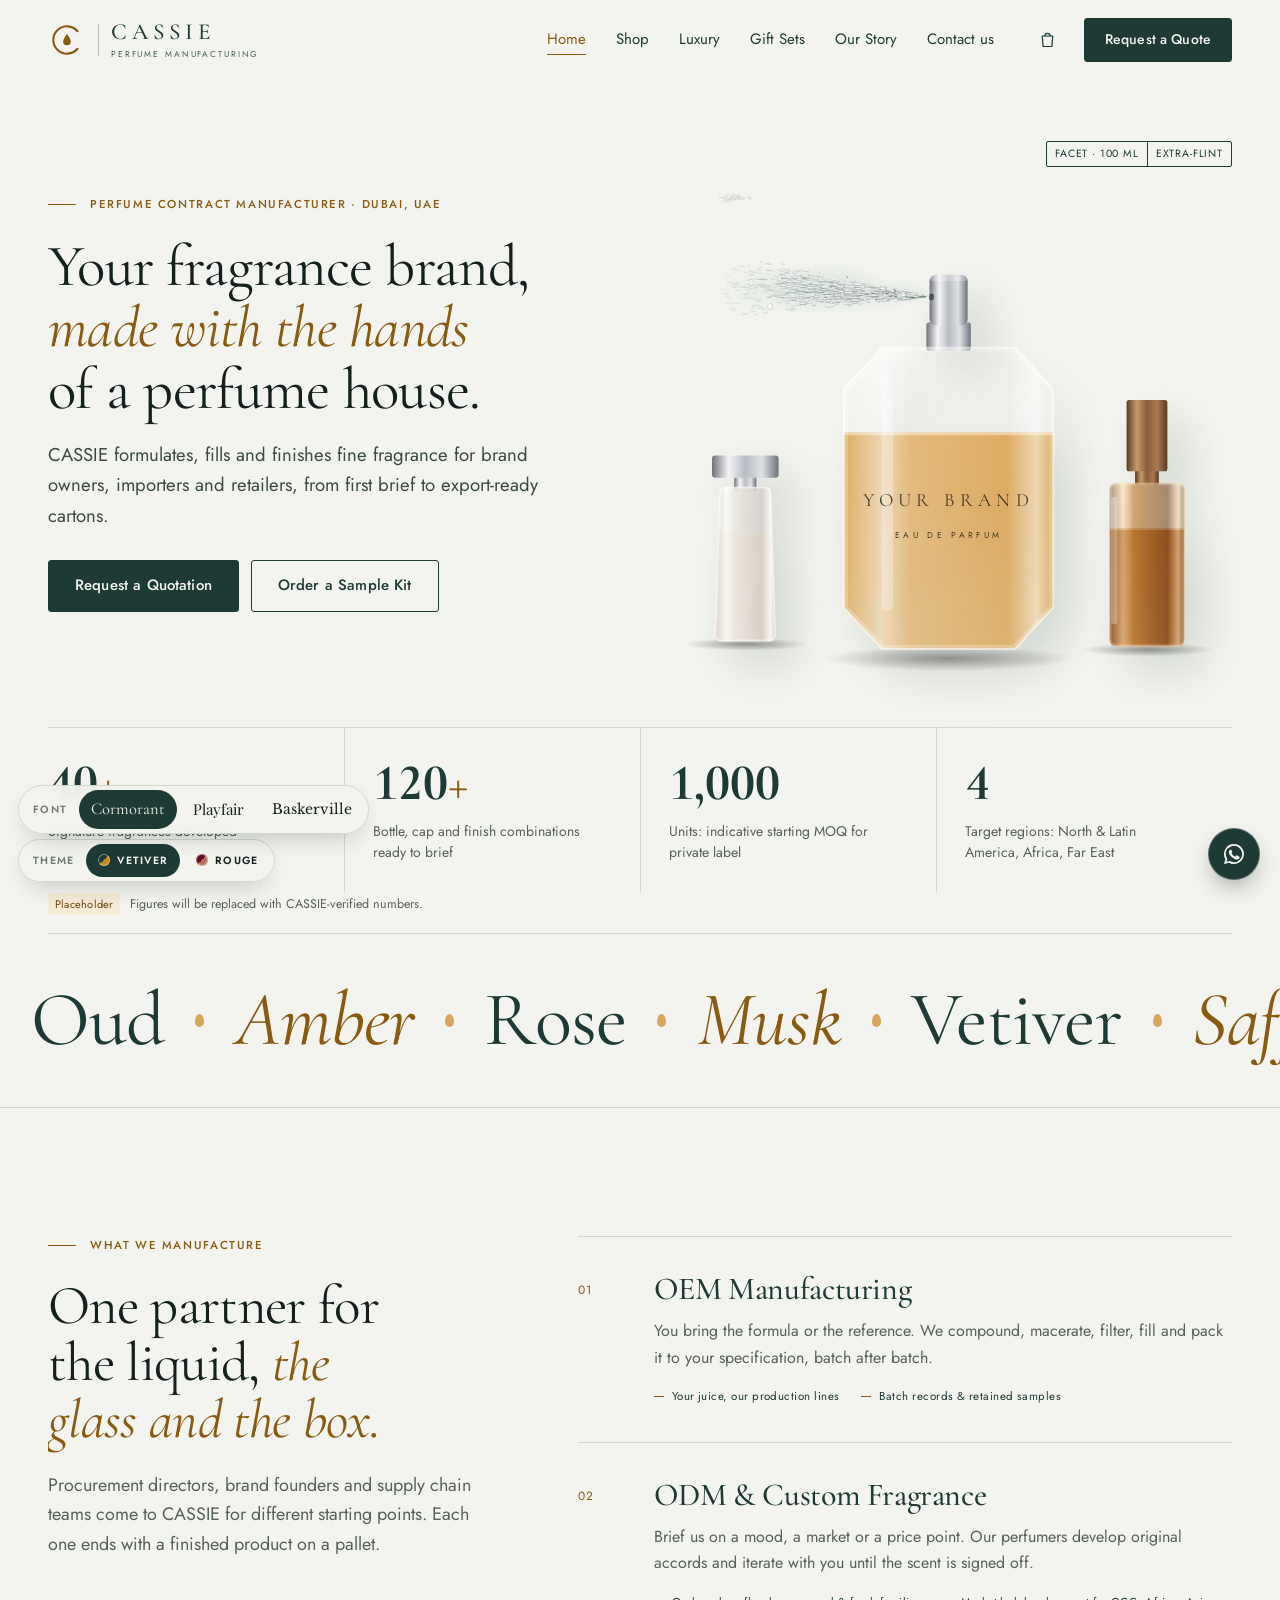
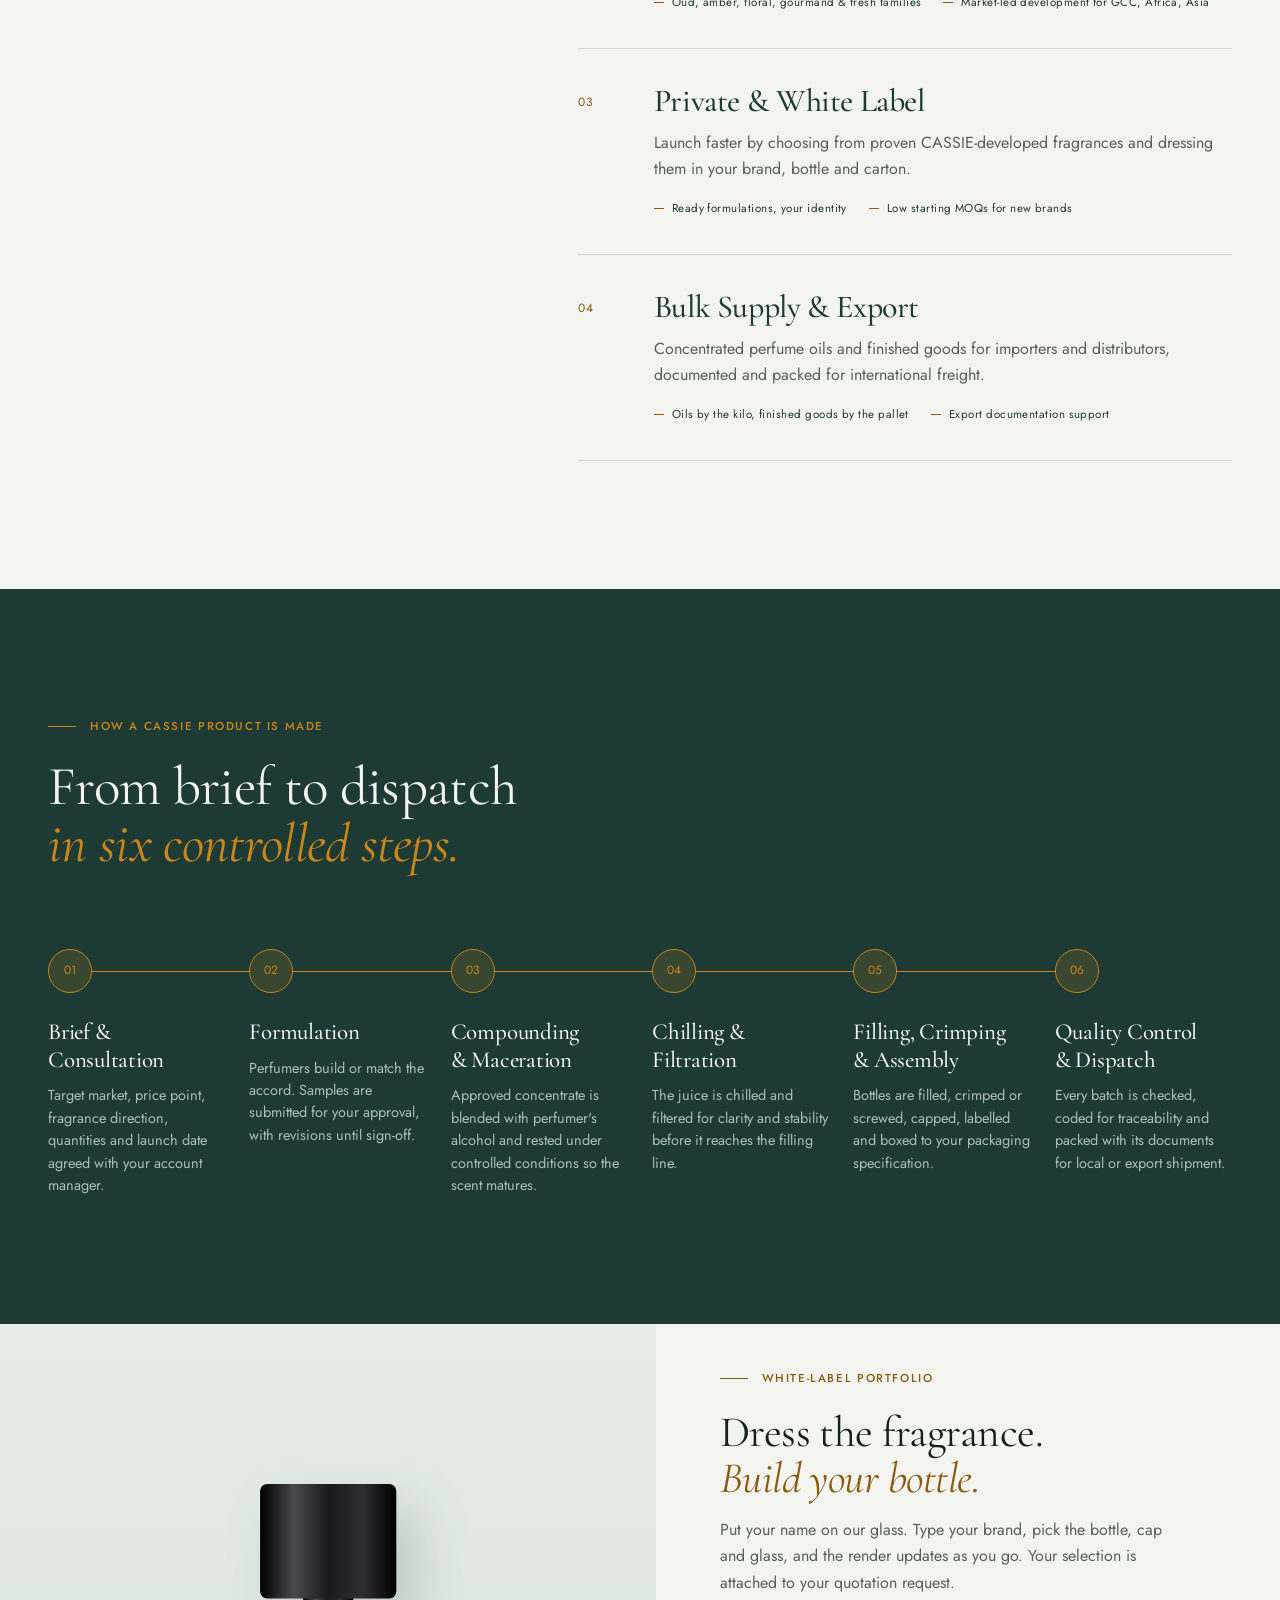
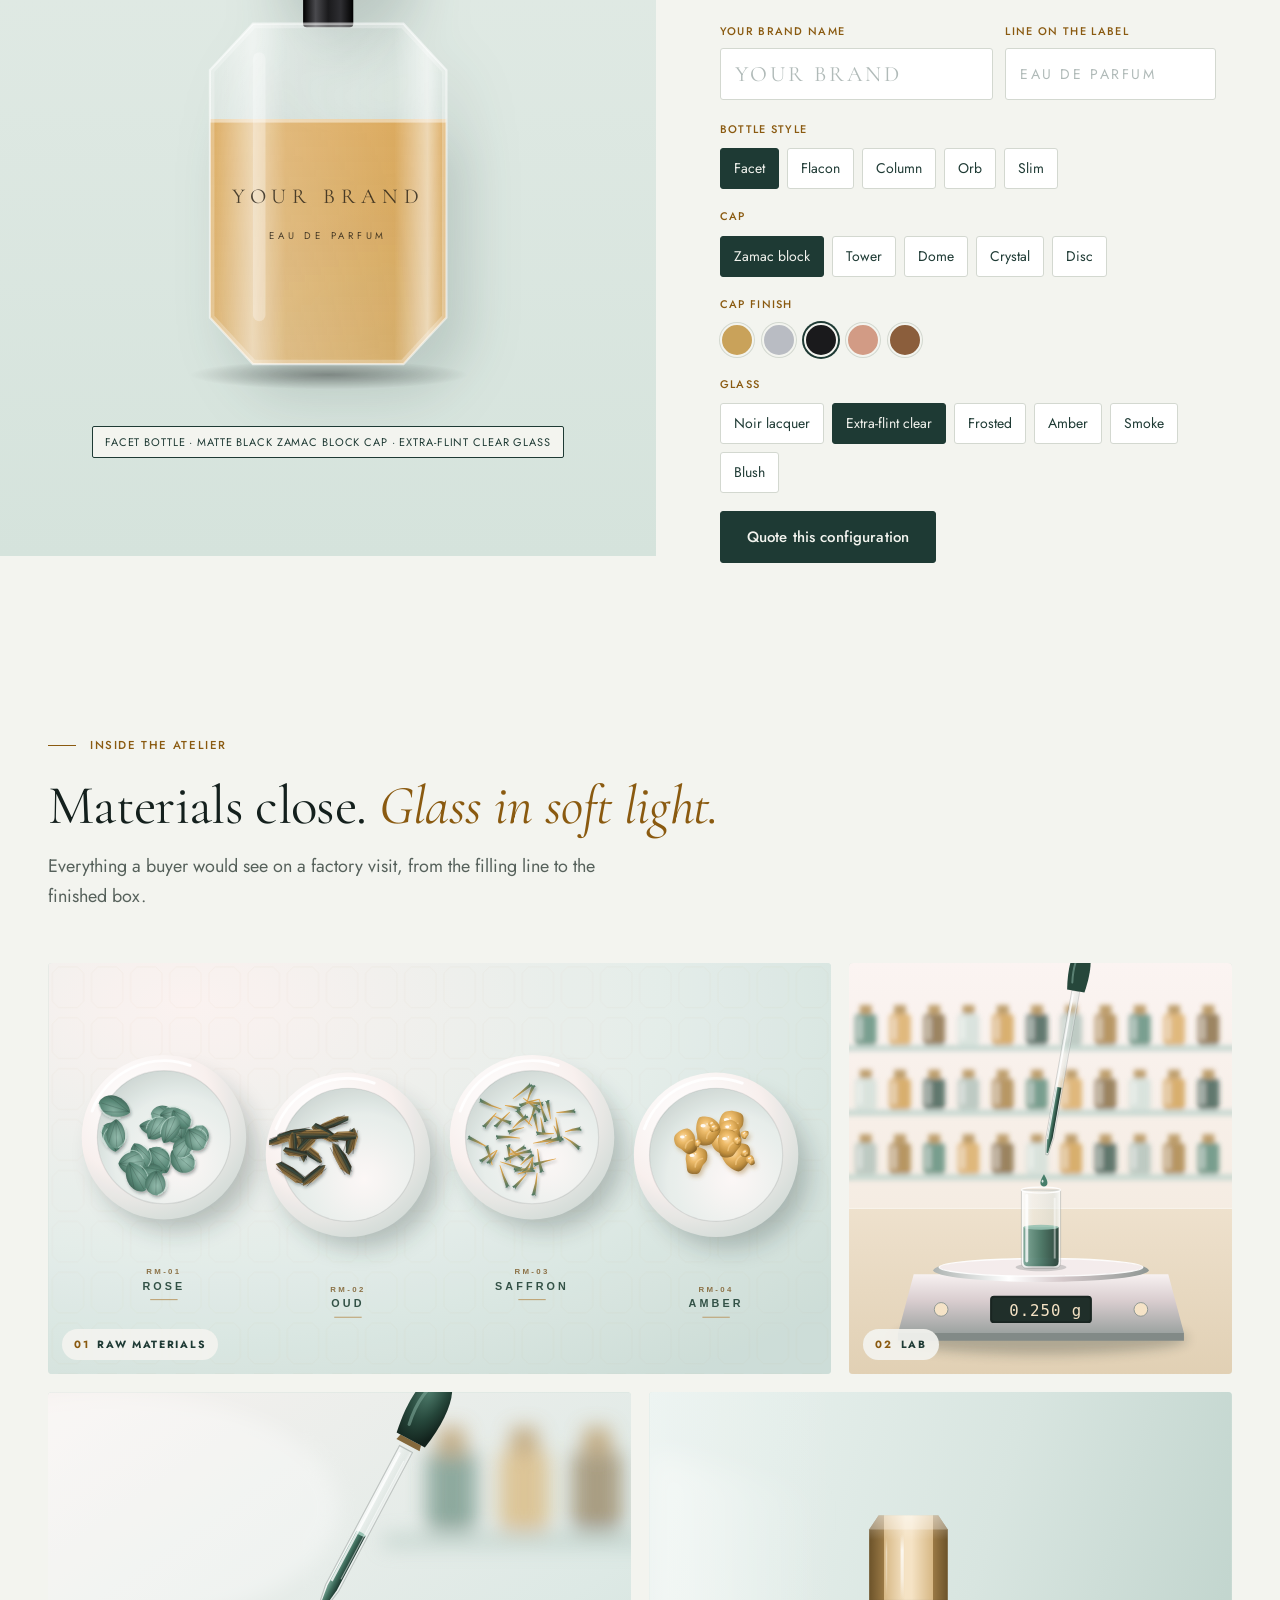
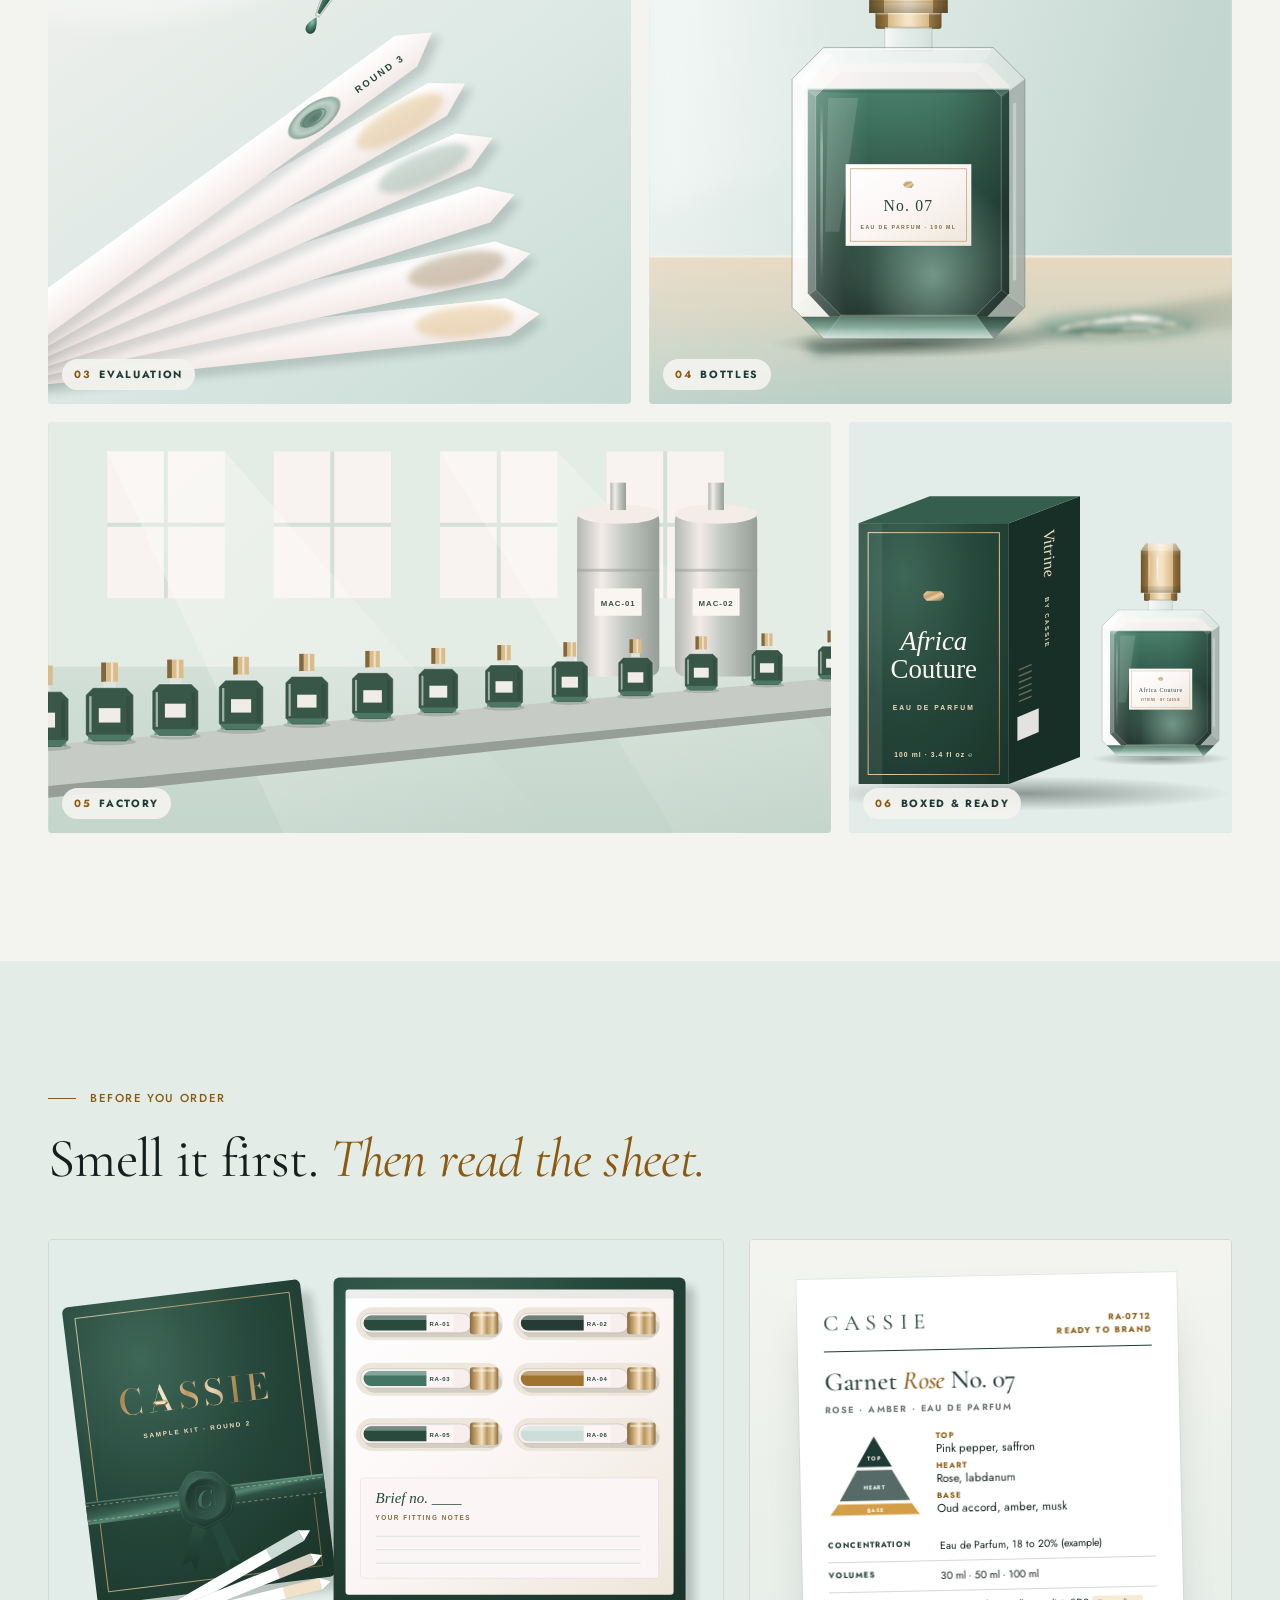
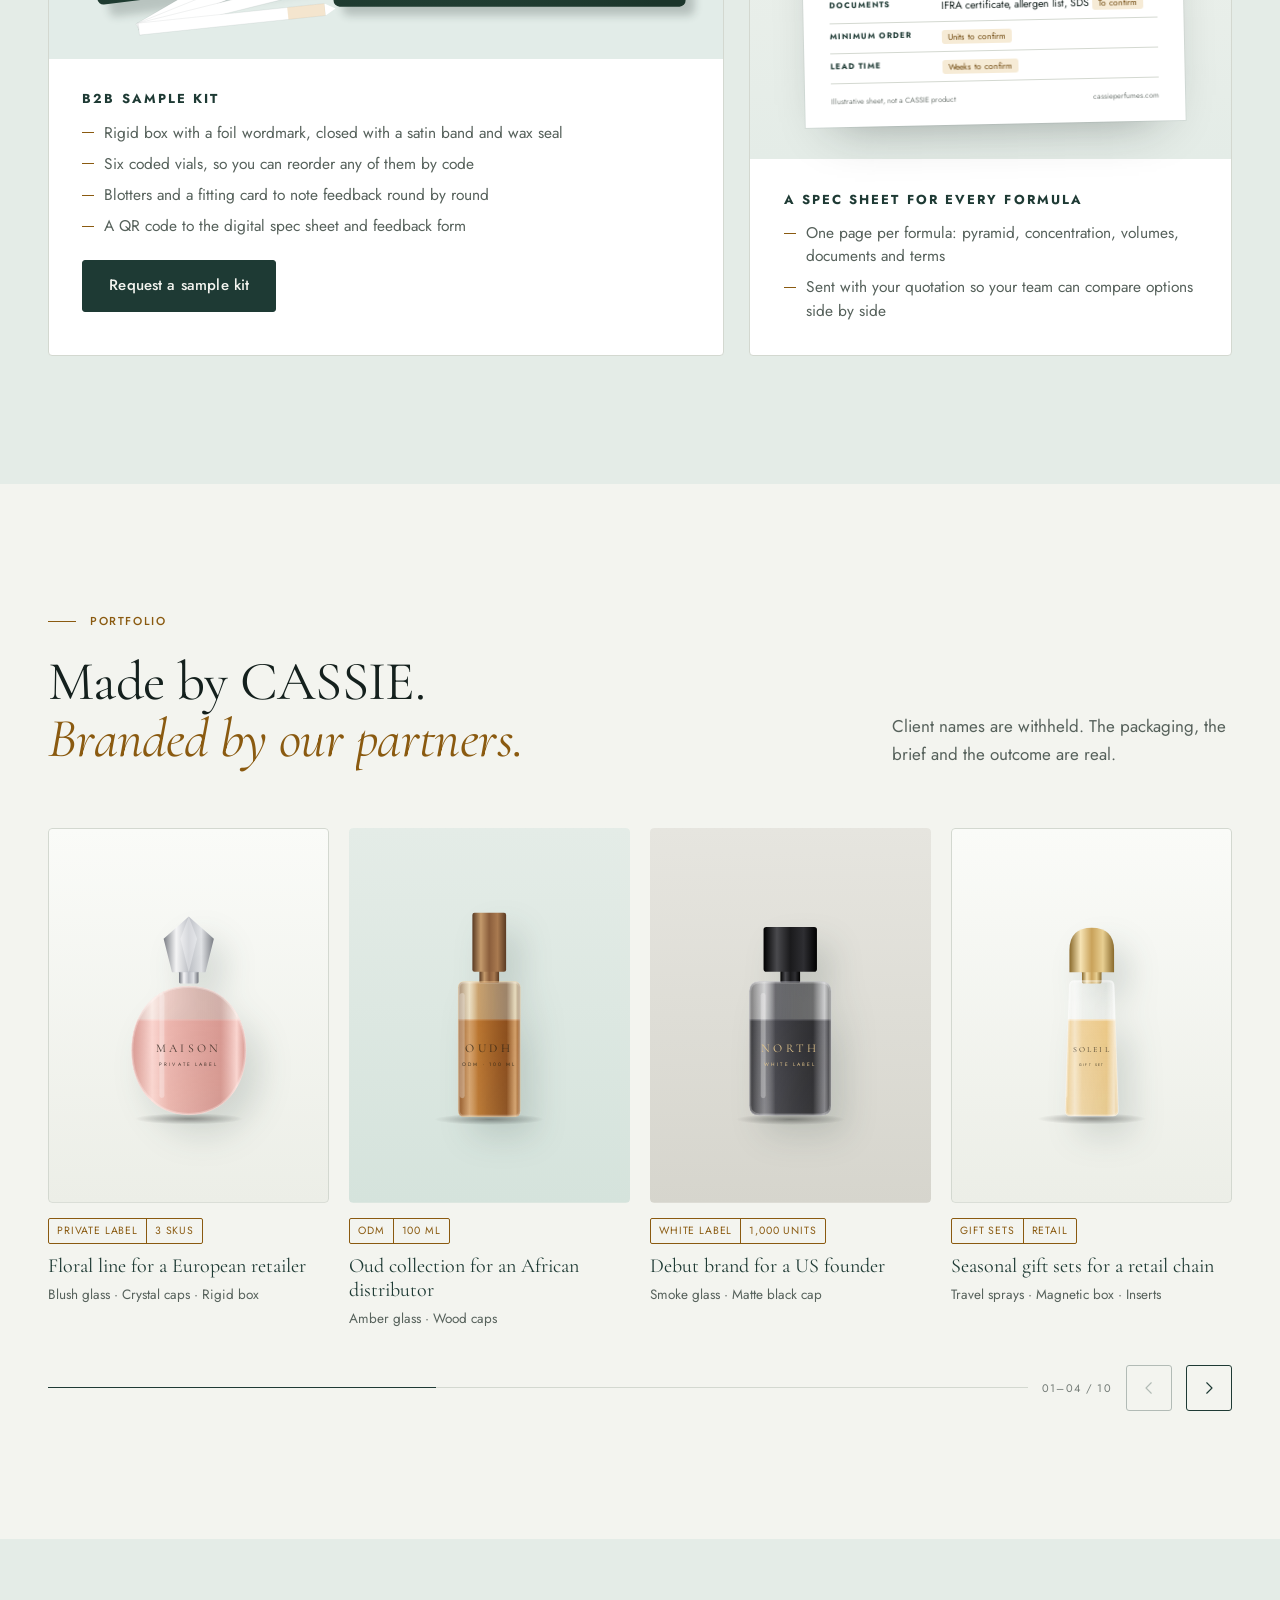
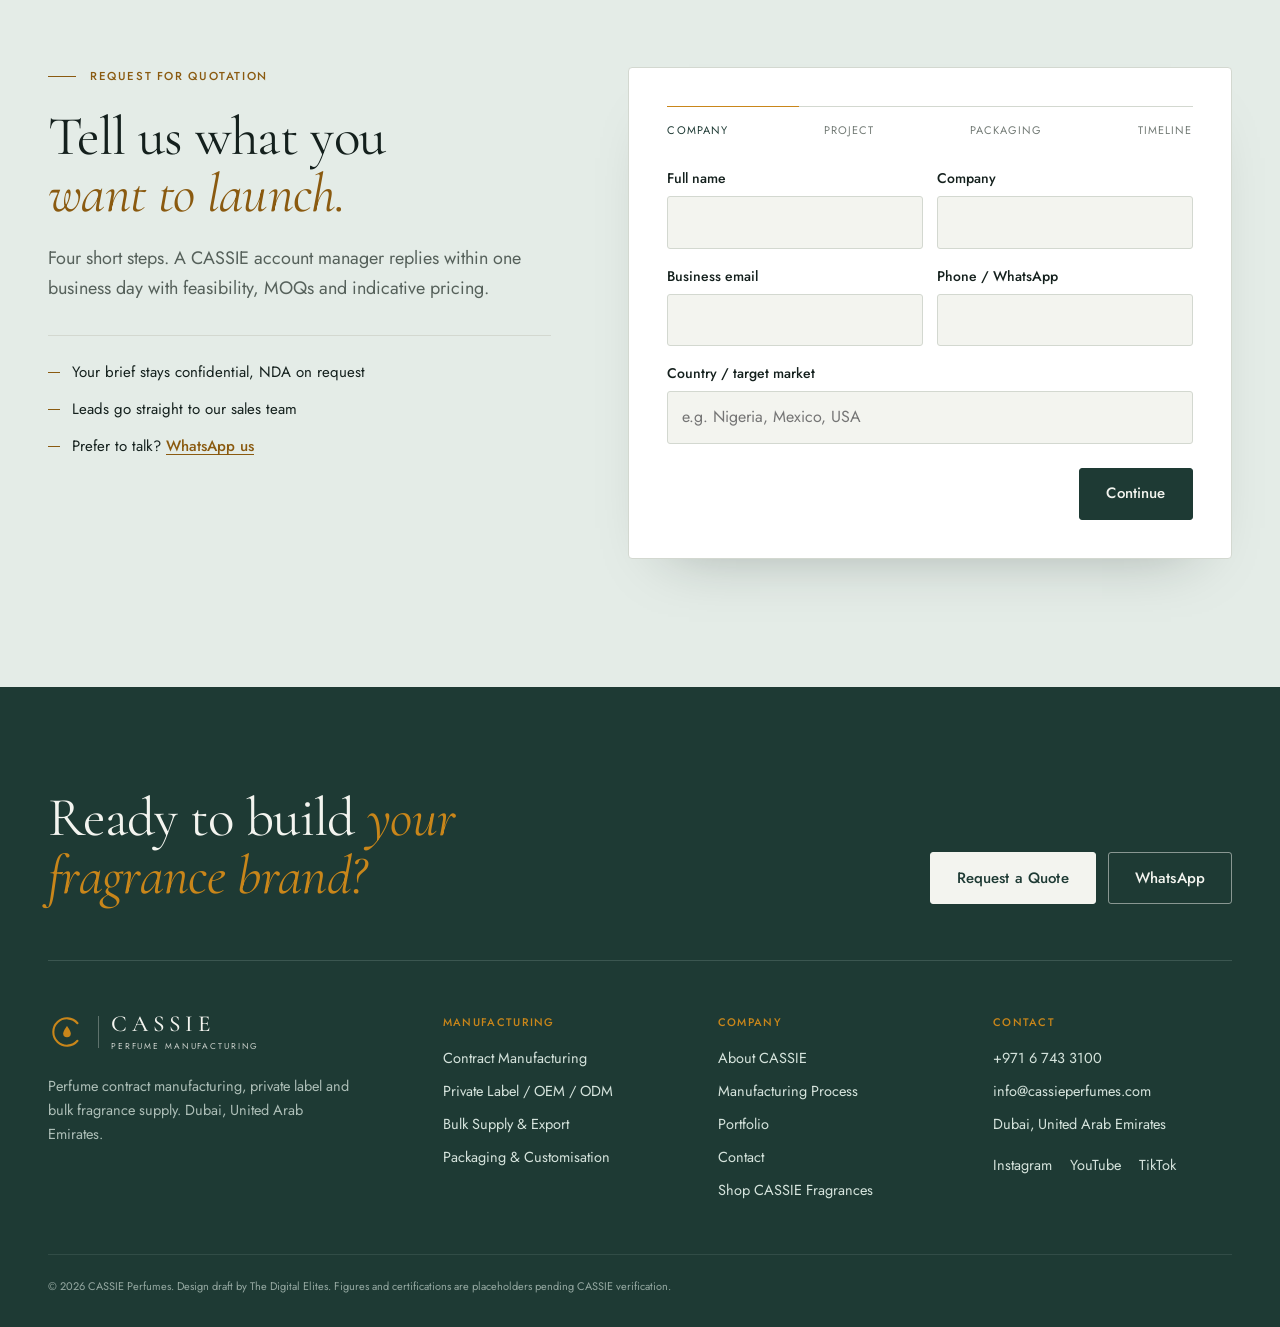
<file: index.html>
<!doctype html>
<html lang="en">
<head>
  <meta charset="utf-8">
  <meta name="viewport" content="width=device-width, initial-scale=1">
  <title>Perfume Contract Manufacturer &amp; Private Label Partner in the UAE | CASSIE Perfumes</title>
  <meta name="description" content="CASSIE Perfumes is a Dubai-based perfume contract manufacturer offering OEM, ODM, private label and bulk fragrance supply, with bottle, cap and packaging customisation for brands worldwide.">
  <script>try{var q=new URLSearchParams(location.search).get('theme'),t=q||localStorage.getItem('cassie-theme');if(t==='rouge')document.documentElement.setAttribute('data-theme','rouge');var f=new URLSearchParams(location.search).get('font')||localStorage.getItem('cassie-font');if(f==='playfair'||f==='baskerville')document.documentElement.setAttribute('data-font',f)}catch(e){}</script>
  <link rel="preconnect" href="https://fonts.googleapis.com">
  <link rel="preconnect" href="https://fonts.gstatic.com" crossorigin>
  <link href="https://fonts.googleapis.com/css2?family=Cormorant+Garamond:ital,wght@0,400;0,500;0,600;1,400;1,500&family=Jost:wght@300..600&family=Playfair+Display:ital,wght@0,400;0,500;0,600;1,400;1,500&family=Manrope:wght@300..700&family=Libre+Baskerville:ital,wght@0,400;0,700;1,400&family=Montserrat:wght@300..600&display=swap" rel="stylesheet">
  <link rel="stylesheet" href="style.css?v=20261020n">
</head>
<body>

<svg width="0" height="0" style="position:absolute" aria-hidden="true">
  <defs>
    <symbol id="mono" viewBox="0 0 100 100">
      <path d="M77.58 26.86 A36 36 0 1 0 77.58 73.14" fill="none" stroke="currentColor" stroke-width="5.5" stroke-linecap="round"/>
      <path d="M50 34 C50 34 60 47 60 54 A10 10 0 0 1 40 54 C40 47 50 34 50 34Z" fill="currentColor"/>
    </symbol>
    <symbol id="i-flask" viewBox="0 0 24 24"><path d="M9 3h6M10 3v6l-5 9a2 2 0 0 0 1.7 3h10.6a2 2 0 0 0 1.7-3l-5-9V3M7.5 14h9" fill="none" stroke="currentColor" stroke-width="1.5" stroke-linecap="round" stroke-linejoin="round"/></symbol>
    <symbol id="i-doc" viewBox="0 0 24 24"><path d="M6 3h8l4 4v14H6zM14 3v4h4M9 14l2 2 4-4" fill="none" stroke="currentColor" stroke-width="1.5" stroke-linecap="round" stroke-linejoin="round"/></symbol>
    <symbol id="i-trace" viewBox="0 0 24 24"><path d="M4 6h3v12H4zM9 6h1v12H9zM12 6h2v12h-2zM16 6h1v12h-1zM19 6h1v12h-1" fill="none" stroke="currentColor" stroke-width="1.5" stroke-linejoin="round"/></symbol>
    <symbol id="i-check" viewBox="0 0 24 24"><circle cx="12" cy="12" r="9" fill="none" stroke="currentColor" stroke-width="1.5"/><path d="m8 12.5 2.6 2.5L16 9.5" fill="none" stroke="currentColor" stroke-width="1.5" stroke-linecap="round" stroke-linejoin="round"/></symbol>
    <symbol id="i-leaf" viewBox="0 0 24 24"><path d="M5 19c0-8 5-13 14-14 0 9-5 14-13 14M5 19l7-7" fill="none" stroke="currentColor" stroke-width="1.5" stroke-linecap="round" stroke-linejoin="round"/></symbol>
    <symbol id="i-ship" viewBox="0 0 24 24"><path d="M3 15h18l-2 5H5zM6 15V9h12v6M9 9V5h6v4" fill="none" stroke="currentColor" stroke-width="1.5" stroke-linejoin="round"/></symbol>
    <path id="wave" d="M-20 40 C 80 10, 170 70, 270 40 S 470 10, 570 40 S 770 70, 870 40 S 1070 10, 1170 40"/>
  </defs>
</svg>


<!-- ============ HEADER ============ -->
<header class="site-header" id="top">
  <nav class="nav">
    <a href="#top" class="lockup" aria-label="CASSIE Perfumes home">
      <svg class="lockup-mono" aria-hidden="true"><use href="#mono"/></svg>
      <span class="lockup-rule"></span>
      <span class="lockup-text"><span class="lockup-word">CASSIE</span><span class="lockup-desc">Perfume manufacturing</span></span>
    </a>
    <ul class="nav-links">
      <li><a href="#top">Home</a></li>
      <li><a href="shop.html">Shop</a></li>
      <li><a href="#packaging">Luxury</a></li>
      <li><a href="#samples">Gift Sets</a></li>
      <li><a href="#atelier">Our Story</a></li>
      <li><a href="#rfq">Contact us</a></li>
      <li class="nav-links-cta"><a href="#rfq" class="btn btn-primary">Request a Quote</a></li>
    </ul>
    <div class="nav-tools">
      <a href="shop.html" class="nav-icon" aria-label="Shop bag"><svg viewBox="0 0 24 24" aria-hidden="true"><path d="M6 8h12l-1 12H7L6 8Z"/><path d="M9 8a3 3 0 0 1 6 0"/></svg></a>
      <a href="#rfq" class="btn btn-primary nav-cta">Request a Quote</a>
    </div>
    <button class="burger" aria-label="Open menu" aria-expanded="false"><span></span><span></span></button>
  </nav>
</header>

<main>

<!-- ============ HERO ============ -->
<section class="hero">
  <div class="hero-copy">
    <p class="eyebrow reveal">Perfume Contract Manufacturer · Dubai, UAE</p>
    <h1 class="reveal">Your fragrance brand, <em>made with the hands</em> of a perfume house.</h1>
    <p class="hero-lede reveal">CASSIE formulates, fills and finishes fine fragrance for brand owners, importers and retailers, from first brief to export-ready cartons.</p>
    <div class="hero-ctas reveal">
      <a href="#rfq" class="btn btn-primary">Request a Quotation</a>
      <a href="#rfq" class="btn btn-ghost" data-sample>Order a Sample Kit</a>
    </div>
  </div>
  <div class="hero-stage reveal" aria-hidden="true" data-mist="spray" data-mist-tone="light" data-mist-bottle=".hb-2">
    <div class="hb hb-1" data-bottle='{"shape":"slim","cap":"disc","capColor":"silver","glass":"frosted","liquid":"#e8dcc4","label":"","sub":""}'></div>
    <div class="hb hb-2" data-bottle='{"shape":"facet","cap":"spray","capColor":"silver","glass":"clear","liquid":"#d9a24e","label":"YOUR BRAND","sub":"EAU DE PARFUM"}'></div>
    <div class="hb hb-3" data-bottle='{"shape":"column","cap":"tall","capColor":"wood","glass":"amber","liquid":"#a35a1e","label":"","sub":""}'></div>
    <span class="hero-tag formula-tag"><span>Facet · 100 ml</span><span>Extra-flint</span></span>
  </div>
</section>

<!-- ============ STATS ============ -->
<section class="stats" id="stats">
  <div class="stat reveal"><div class="stat-n"><b data-count="40">0</b><span>+</span></div><p>Signature fragrances developed for our own house</p></div>
  <div class="stat reveal"><div class="stat-n"><b data-count="120">0</b><span>+</span></div><p>Bottle, cap and finish combinations ready to brief</p></div>
  <div class="stat reveal"><div class="stat-n"><b data-count="1000">0</b></div><p>Units: indicative starting MOQ for private label</p></div>
  <div class="stat reveal"><div class="stat-n"><b data-count="4">0</b></div><p>Target regions: North &amp; Latin America, Africa, Far East</p></div>
  <p class="stats-note"><span class="tbc">Placeholder</span> Figures will be replaced with CASSIE-verified numbers.</p>
</section>

<!-- ============ NOTES MARQUEE ============ -->
<div class="marquee" aria-hidden="true">
  <div class="marquee-track"><div><span>Oud</span><i></i><span class="it">Amber</span><i></i><span>Rose</span><i></i><span class="it">Musk</span><i></i><span>Vetiver</span><i></i><span class="it">Saffron</span><i></i><span>Vanilla</span><i></i><span class="it">Bergamot</span><i></i><span>Leather</span><i></i><span class="it">Sandalwood</span><i></i></div><div><span>Oud</span><i></i><span class="it">Amber</span><i></i><span>Rose</span><i></i><span class="it">Musk</span><i></i><span>Vetiver</span><i></i><span class="it">Saffron</span><i></i><span>Vanilla</span><i></i><span class="it">Bergamot</span><i></i><span>Leather</span><i></i><span class="it">Sandalwood</span><i></i></div></div>
</div>

<!-- ============ SERVICES ============ -->
<section class="services" id="services">
  <div class="services-head">
    <p class="eyebrow">What we manufacture</p>
    <h2 class="reveal">One partner for the liquid, <em>the glass and the box.</em></h2>
    <p class="reveal">Procurement directors, brand founders and supply chain teams come to CASSIE for different starting points. Each one ends with a finished product on a pallet.</p>
  </div>
  <ol class="service-list">
    <li class="service reveal">
      <span class="num">01</span>
      <h3>OEM Manufacturing</h3>
      <p>You bring the formula or the reference. We compound, macerate, filter, fill and pack it to your specification, batch after batch.</p>
      <ul><li>Your juice, our production lines</li><li>Batch records &amp; retained samples</li></ul>
    </li>
    <li class="service reveal">
      <span class="num">02</span>
      <h3>ODM &amp; Custom Fragrance</h3>
      <p>Brief us on a mood, a market or a price point. Our perfumers develop original accords and iterate with you until the scent is signed off.</p>
      <ul><li>Oud, amber, floral, gourmand &amp; fresh families</li><li>Market-led development for GCC, Africa, Asia</li></ul>
    </li>
    <li class="service reveal">
      <span class="num">03</span>
      <h3>Private &amp; White Label</h3>
      <p>Launch faster by choosing from proven CASSIE-developed fragrances and dressing them in your brand, bottle and carton.</p>
      <ul><li>Ready formulations, your identity</li><li>Low starting MOQs for new brands</li></ul>
    </li>
    <li class="service reveal">
      <span class="num">04</span>
      <h3>Bulk Supply &amp; Export</h3>
      <p>Concentrated perfume oils and finished goods for importers and distributors, documented and packed for international freight.</p>
      <ul><li>Oils by the kilo, finished goods by the pallet</li><li>Export documentation support</li></ul>
    </li>
  </ol>
</section>

<!-- ============ PROCESS ============ -->
<section class="process" id="process">
  <div class="process-head">
    <p class="eyebrow">How a CASSIE product is made</p>
    <h2 class="reveal">From brief to dispatch <em>in six controlled steps.</em></h2>
  </div>
  <div class="process-track">
    <div class="process-line"><i></i></div>
    <ol class="process-steps">
      <li class="step reveal"><span>01</span><h4>Brief &amp; Consultation</h4><p>Target market, price point, fragrance direction, quantities and launch date agreed with your account manager.</p></li>
      <li class="step reveal"><span>02</span><h4>Formulation</h4><p>Perfumers build or match the accord. Samples are submitted for your approval, with revisions until sign-off.</p></li>
      <li class="step reveal"><span>03</span><h4>Compounding &amp; Maceration</h4><p>Approved concentrate is blended with perfumer's alcohol and rested under controlled conditions so the scent matures.</p></li>
      <li class="step reveal"><span>04</span><h4>Chilling &amp; Filtration</h4><p>The juice is chilled and filtered for clarity and stability before it reaches the filling line.</p></li>
      <li class="step reveal"><span>05</span><h4>Filling, Crimping &amp; Assembly</h4><p>Bottles are filled, crimped or screwed, capped, labelled and boxed to your packaging specification.</p></li>
      <li class="step reveal"><span>06</span><h4>Quality Control &amp; Dispatch</h4><p>Every batch is checked, coded for traceability and packed with its documents for local or export shipment.</p></li>
    </ol>
  </div>
</section>

<!-- ============ PACKAGING CONFIGURATOR ============ -->
<section class="packaging" id="packaging">
  <div class="pack-stage">
    <div class="pack-render" id="packRender"></div>
    <div class="pack-caption" id="packCaption">Facet bottle · Matte black zamac block cap · Extra-flint clear glass</div>
  </div>
  <div class="pack-panel">
    <p class="eyebrow">White-label portfolio</p>
    <h2 class="reveal">Dress the fragrance. <em>Build your bottle.</em></h2>
    <p class="pack-intro">Put your name on our glass. Type your brand, pick the bottle, cap and glass, and the render updates as you go. Your selection is attached to your quotation request.</p>

    <div class="brand-fields">
      <label><span>Your brand name</span><input type="text" id="packLabel" maxlength="16" placeholder="YOUR BRAND" autocomplete="off" spellcheck="false"></label>
      <label><span>Line on the label</span><input type="text" id="packSub" maxlength="22" placeholder="EAU DE PARFUM" autocomplete="off" spellcheck="false"></label>
    </div>

    <div class="opt-group">
      <h5>Bottle style</h5>
      <div class="opts" data-key="shape">
        <button data-val="facet" class="on">Facet</button>
        <button data-val="flacon">Flacon</button>
        <button data-val="column">Column</button>
        <button data-val="orb">Orb</button>
        <button data-val="slim">Slim</button>
      </div>
    </div>
    <div class="opt-group">
      <h5>Cap</h5>
      <div class="opts" data-key="cap">
        <button data-val="block" class="on">Zamac block</button>
        <button data-val="tall">Tower</button>
        <button data-val="dome">Dome</button>
        <button data-val="crystal">Crystal</button>
        <button data-val="disc">Disc</button>
      </div>
    </div>
    <div class="opt-group">
      <h5>Cap finish</h5>
      <div class="opts swatches" data-key="capColor">
        <button data-val="gold" style="--sw:#c9a25a" title="Gold" aria-label="Gold"></button>
        <button data-val="silver" style="--sw:#b9bcc3" title="Silver" aria-label="Silver"></button>
        <button data-val="black" class="on" style="--sw:#1a1a1c" title="Matte black" aria-label="Matte black"></button>
        <button data-val="rosegold" style="--sw:#d29b85" title="Rose gold" aria-label="Rose gold"></button>
        <button data-val="wood" style="--sw:#8b5e3c" title="Natural wood" aria-label="Natural wood"></button>
      </div>
    </div>
    <div class="opt-group">
      <h5>Glass</h5>
      <div class="opts" data-key="glass">
        <button data-val="noir">Noir lacquer</button>
        <button data-val="clear" class="on">Extra-flint clear</button>
        <button data-val="frosted">Frosted</button>
        <button data-val="amber">Amber</button>
        <button data-val="smoke">Smoke</button>
        <button data-val="rose">Blush</button>
      </div>
    </div>
    <a href="#rfq" class="btn btn-primary" id="packToRfq">Quote this configuration</a>
  </div>
</section>

<!-- ============ INSIDE THE ATELIER ============ -->
<section class="atelier" id="atelier">
  <div class="atelier-head">
    <p class="eyebrow">Inside the atelier</p>
    <h2 class="reveal">Materials close. <em>Glass in soft light.</em></h2>
    <p class="reveal">Everything a buyer would see on a factory visit, from the filling line to the finished box.</p>
  </div>
  <div class="mood">
    <figure class="tile reveal w8" tabindex="0"><img data-art="materials" src="atelier/materials-vetiver.svg" alt="Illustration of rose petals, oud chips, saffron threads and amber resin in ceramic dishes" loading="lazy" width="800" height="420"><figcaption><b><i>01</i>Raw materials</b><span>Rose, oud, saffron and amber, each one coded like a lab sample.</span></figcaption></figure>
    <figure class="tile reveal" tabindex="0"><img data-art="lab" src="atelier/lab-vetiver.svg" alt="Illustration of a pipette dropping perfume into a vial on a precision scale" loading="lazy" width="400" height="420"><figcaption><b><i>02</i>Lab</b><span>Every formula weighed to the milligram and recorded against its batch.</span></figcaption></figure>
    <figure class="tile reveal w6" tabindex="0"><img data-art="people" src="atelier/people-vetiver.svg" alt="Illustration of a pipette over a fan of coded scent blotters" loading="lazy" width="600" height="420"><figcaption><b><i>03</i>Evaluation</b><span>Perfumers and blotters, round after round, until you sign off.</span></figcaption></figure>
    <figure class="tile reveal w6" tabindex="0"><img data-art="bottle" src="atelier/bottle-vetiver.svg" alt="Illustration of a faceted perfume bottle in warm side light" loading="lazy" width="400" height="420"><figcaption><b><i>04</i>Bottles</b><span>Your juice in your glass, finished to retail standard.</span></figcaption></figure>
    <figure class="tile reveal w8" tabindex="0"><img data-art="factory" src="atelier/factory-vetiver.svg" alt="Illustration of a filling line with rows of perfume bottles and steel tanks" loading="lazy" width="800" height="420"><figcaption><b><i>05</i>Factory</b><span>Our filling line in Umm Al Quwain. Steel, glass and people mid-task.</span></figcaption></figure>
    <figure class="tile reveal" tabindex="0"><img data-art="boxed" src="atelier/boxed-vetiver.svg" alt="Illustration of a perfume bottle beside its retail carton" loading="lazy" width="640" height="520"><figcaption><b><i>06</i>Boxed & ready</b><span>Bottle and retail carton together, ready to ship.</span></figcaption></figure>
  </div>
</section>

<!-- ============ SAMPLE KIT & SPEC SHEET ============ -->
<section class="kitspec" id="samples">
  <div class="kitspec-head">
    <p class="eyebrow">Before you order</p>
    <h2 class="reveal">Smell it first. <em>Then read the sheet.</em></h2>
  </div>
  <div class="kitspec-grid">
    <article class="kcard reveal">
      <div class="kcard-art"><img data-art="kit" src="atelier/kit-vetiver.svg" alt="Illustration of the CASSIE sample kit: a rigid box with foil wordmark, a tray of six coded vials and blotters" loading="lazy" width="900" height="560"></div>
      <div class="kcard-meta">
        <h3>B2B sample kit</h3>
        <ul>
          <li>Rigid box with a foil wordmark, closed with a satin band and wax seal</li>
          <li>Six coded vials, so you can reorder any of them by code</li>
          <li>Blotters and a fitting card to note feedback round by round</li>
          <li>A QR code to the digital spec sheet and feedback form</li>
        </ul>
        <a href="#rfq" class="btn btn-primary" data-sample>Request a sample kit</a>
      </div>
    </article>
    <article class="kcard reveal">
      <div class="kcard-art kcard-sheet">
        <div class="sheet" role="img" aria-label="Illustrative A4 spec sheet for a ready-to-brand fragrance">
          <div class="sheet-hd"><span class="sheet-logo">CASSIE</span><span class="sheet-code">RA-0712<br>Ready to brand</span></div>
          <h4>Garnet <em>Rose</em> No.&nbsp;07</h4>
          <p class="sheet-fam">Rose · Amber · Eau de Parfum</p>
          <div class="sheet-pyr">
            <svg viewBox="0 0 120 104" aria-hidden="true"><polygon points="60,4 82,42 38,42" class="py1"/><polygon points="38,46 82,46 104,84 16,84" class="py2"/><polygon points="14,88 106,88 116,102 4,102" class="py3"/><text x="60" y="34" class="pyt">TOP</text><text x="60" y="70" class="pyt">HEART</text><text x="60" y="99" class="pyt">BASE</text></svg>
            <dl><div><dt>Top</dt><dd>Pink pepper, saffron</dd></div><div><dt>Heart</dt><dd>Rose, labdanum</dd></div><div><dt>Base</dt><dd>Oud accord, amber, musk</dd></div></dl>
          </div>
          <table>
            <tr><td>Concentration</td><td>Eau de Parfum, 18 to 20% (example)</td></tr>
            <tr><td>Volumes</td><td>30 ml · 50 ml · 100 ml</td></tr>
            <tr><td>Documents</td><td>IFRA certificate, allergen list, SDS <span class="tbc">To confirm</span></td></tr>
            <tr><td>Minimum order</td><td><span class="tbc">Units to confirm</span></td></tr>
            <tr><td>Lead time</td><td><span class="tbc">Weeks to confirm</span></td></tr>
          </table>
          <div class="sheet-ft"><span>Illustrative sheet, not a CASSIE product</span><span>cassieperfumes.com</span></div>
        </div>
      </div>
      <div class="kcard-meta">
        <h3>A spec sheet for every formula</h3>
        <ul>
          <li>One page per formula: pyramid, concentration, volumes, documents and terms</li>
          <li>Sent with your quotation so your team can compare options side by side</li>
        </ul>
      </div>
    </article>
  </div>
</section>

<!-- ============ PORTFOLIO ============ -->
<section class="portfolio" id="portfolio">
  <div class="port-head">
    <div>
      <p class="eyebrow">Portfolio</p>
      <h2 class="reveal">Made by CASSIE. <em>Branded by our partners.</em></h2>
    </div>
    <p class="reveal">Client names are withheld. The packaging, the brief and the outcome are real.</p>
  </div>
  <div class="carousel port-carousel">
  <div class="car-track port-track" tabindex="0" role="region" aria-label="Portfolio projects">
    <figure class="port reveal">
      <div class="port-art g-porcelain" data-bottle='{"shape":"orb","cap":"crystal","capColor":"silver","glass":"rose","liquid":"#f2b7b0","label":"MAISON","sub":"PRIVATE LABEL"}'></div>
      <figcaption><span class="formula-tag"><span>Private label</span><span>3 SKUs</span></span><b>Floral line for a European retailer</b><span>Blush glass · Crystal caps · Rigid box</span></figcaption>
    </figure>
    <figure class="port reveal">
      <div class="port-art g-mist" data-bottle='{"shape":"column","cap":"tall","capColor":"wood","glass":"amber","liquid":"#a35a1e","label":"OUDH","sub":"ODM · 100 ML"}'></div>
      <figcaption><span class="formula-tag"><span>ODM</span><span>100 ml</span></span><b>Oud collection for an African distributor</b><span>Amber glass · Wood caps</span></figcaption>
    </figure>
    <figure class="port reveal">
      <div class="port-art g-stone" data-bottle='{"shape":"flacon","cap":"block","capColor":"black","glass":"smoke","liquid":"#3a3a3a","label":"NORTH","sub":"WHITE LABEL"}'></div>
      <figcaption><span class="formula-tag"><span>White label</span><span>1,000 units</span></span><b>Debut brand for a US founder</b><span>Smoke glass · Matte black cap</span></figcaption>
    </figure>
    <figure class="port reveal">
      <div class="port-art g-porcelain" data-bottle='{"shape":"slim","cap":"dome","capColor":"gold","glass":"clear","liquid":"#e9c27a","label":"SOLEIL","sub":"GIFT SET"}'></div>
      <figcaption><span class="formula-tag"><span>Gift sets</span><span>Retail</span></span><b>Seasonal gift sets for a retail chain</b><span>Travel sprays · Magnetic box · Inserts</span></figcaption>
    </figure>
    <figure class="port reveal">
      <div class="port-art g-mist" data-bottle='{"shape":"flacon","cap":"crystal","capColor":"gold","glass":"amber","liquid":"#8f4a17","label":"DAHAB","sub":"PERFUME OIL"}'></div>
      <figcaption><span class="formula-tag"><span>OEM</span><span>Bulk oils</span></span><b>Attar oils for a Gulf retailer</b><span>Concentrated oils · Roll-on vials</span></figcaption>
    </figure>
    <figure class="port reveal">
      <div class="port-art g-porcelain" data-bottle='{"shape":"column","cap":"disc","capColor":"silver","glass":"frosted","liquid":"#e9dcc2","label":"MUSE","sub":"EAU DE PARFUM"}'></div>
      <figcaption><span class="formula-tag"><span>Private label</span><span>50 ml</span></span><b>Unisex musk line for a UK online brand</b><span>Frosted glass · Disc caps · Sleeve carton</span></figcaption>
    </figure>
    <figure class="port reveal">
      <div class="port-art g-stone" data-bottle='{"shape":"facet","cap":"tall","capColor":"gold","glass":"noir","liquid":"#2a1c10","label":"LUNA","sub":"EXTRAIT"}'></div>
      <figcaption><span class="formula-tag"><span>ODM</span><span>2 SKUs</span></span><b>Signature scent for a Latin American creator</b><span>Noir lacquer · Gold tower cap</span></figcaption>
    </figure>
    <figure class="port reveal">
      <div class="port-art g-mist" data-bottle='{"shape":"slim","cap":"dome","capColor":"wood","glass":"clear","liquid":"#cfe0d6","label":"AZURE","sub":"HOME SCENT"}'></div>
      <figcaption><span class="formula-tag"><span>Bulk</span><span>Hospitality</span></span><b>Amenity fragrance for a resort group</b><span>Room spray · Diffuser refills</span></figcaption>
    </figure>
    <figure class="port reveal">
      <div class="port-art g-porcelain" data-bottle='{"shape":"orb","cap":"disc","capColor":"rosegold","glass":"rose","liquid":"#f0b4aa","label":"PETAL","sub":"BODY MIST"}'></div>
      <figcaption><span class="formula-tag"><span>White label</span><span>5,000 units</span></span><b>Body mist range for a Far East pharmacy chain</b><span>Blush glass · Rose gold caps</span></figcaption>
    </figure>
    <figure class="port reveal">
      <div class="port-art g-stone" data-bottle='{"shape":"flacon","cap":"block","capColor":"gold","glass":"smoke","liquid":"#5a4a3a","label":"NAJD","sub":"OUD &amp; ROSE"}'></div>
      <figcaption><span class="formula-tag"><span>Private label</span><span>Gift box</span></span><b>Oud and rose duo for a Saudi boutique</b><span>Smoke glass · Rigid magnetic box</span></figcaption>
    </figure>
  </div>
    <div class="car-controls">
      <div class="car-progress" aria-hidden="true"><span></span></div>
      <span class="car-count" aria-live="polite"></span>
      <button type="button" class="car-btn" data-dir="-1" aria-label="Previous projects"><svg viewBox="0 0 24 24" aria-hidden="true"><path d="M15 5l-7 7 7 7"/></svg></button>
      <button type="button" class="car-btn" data-dir="1" aria-label="Next projects"><svg viewBox="0 0 24 24" aria-hidden="true"><path d="M9 5l7 7-7 7"/></svg></button>
    </div>
  </div>
</section>

<!-- ============ RFQ ============ -->
<section class="rfq" id="rfq">
  <div class="rfq-side">
    <p class="eyebrow">Request for quotation</p>
    <h2>Tell us what you <em>want to launch.</em></h2>
    <p>Four short steps. A CASSIE account manager replies within one business day with feasibility, MOQs and indicative pricing.</p>
    <ul class="rfq-assure">
      <li>Your brief stays confidential, NDA on request</li>
      <li>Leads go straight to our sales team</li>
      <li>Prefer to talk? <a href="https://wa.me/97167433100" target="_blank" rel="noopener">WhatsApp us</a></li>
    </ul>
  </div>
  <form class="rfq-form" id="rfqForm" novalidate>
    <div class="rfq-progress"><i style="width:25%"></i></div>
    <ol class="rfq-steps-label"><li class="on">Company</li><li>Project</li><li>Packaging</li><li>Timeline</li></ol>

    <fieldset class="rfq-step on" data-step="1">
      <div class="row2">
        <label>Full name<input name="name" required></label>
        <label>Company<input name="company" required></label>
      </div>
      <div class="row2">
        <label>Business email<input type="email" name="email" required></label>
        <label>Phone / WhatsApp<input name="phone"></label>
      </div>
      <label>Country / target market<input name="market" placeholder="e.g. Nigeria, Mexico, USA"></label>
    </fieldset>

    <fieldset class="rfq-step" data-step="2">
      <h5>Service required</h5>
      <div class="chips" data-name="service">
        <label><input type="checkbox" value="OEM">OEM</label>
        <label><input type="checkbox" value="ODM">ODM / custom fragrance</label>
        <label><input type="checkbox" value="Private label">Private label</label>
        <label><input type="checkbox" value="White label">White label</label>
        <label><input type="checkbox" value="Bulk oils">Bulk perfume oils</label>
      </div>
      <div class="row2">
        <label>Product category
          <select name="category"><option>Eau de Parfum</option><option>Extrait / Parfum</option><option>Eau de Toilette</option><option>Perfume oil (attar)</option><option>Body mist</option><option>Gift sets</option></select>
        </label>
        <label>Estimated quantity
          <select name="qty"><option>1,000 – 5,000 units</option><option>5,000 – 20,000 units</option><option>20,000 – 100,000 units</option><option>100,000+ units</option><option>Bulk oil (kg)</option></select>
        </label>
      </div>
    </fieldset>

    <fieldset class="rfq-step" data-step="3">
      <label>Packaging requirements<textarea name="packaging" rows="3" id="packField" placeholder="Bottle size, glass, cap, box..."></textarea></label>
      <div class="row2">
        <label>Branding
          <select name="branding"><option>I have artwork ready</option><option>I need design support</option><option>Not sure yet</option></select>
        </label>
        <label>Bottle size
          <select name="size"><option>30 ml</option><option>50 ml</option><option>75 ml</option><option selected>100 ml</option><option>Travel 10–20 ml</option></select>
        </label>
      </div>
    </fieldset>

    <fieldset class="rfq-step" data-step="4">
      <label>Target launch date<input type="month" name="launch"></label>
      <label>Anything else we should know?<textarea name="notes" rows="3"></textarea></label>
      <label class="check"><input type="checkbox" name="samples" id="sampleBox"> Send me a sample kit with the quotation</label>
    </fieldset>

    <div class="rfq-nav">
      <button type="button" class="btn btn-ghost" id="rfqBack" hidden>Back</button>
      <button type="button" class="btn btn-primary" id="rfqNext">Continue</button>
    </div>
    <div class="rfq-done" hidden>
      <h3>Thank you. Your request is with our team.</h3>
      <p>In the live site this form posts to CASSIE's Zoho CRM as a manufacturing lead.</p>
    </div>
  </form>
</section>

</main>

<!-- ============ FOOTER ============ -->
<footer class="footer" id="contact">
  <div class="footer-cta">
    <h2>Ready to build <em>your fragrance brand?</em></h2>
    <div class="footer-btns"><a href="#rfq" class="btn btn-light">Request a Quote</a><a href="https://wa.me/97167433100" class="btn btn-outline-light" target="_blank" rel="noopener">WhatsApp</a></div>
  </div>
  <div class="footer-grid">
    <div>
      <a href="#top" class="lockup lockup-light" aria-label="CASSIE Perfumes home">
        <svg class="lockup-mono" aria-hidden="true"><use href="#mono"/></svg>
        <span class="lockup-rule"></span>
        <span class="lockup-text"><span class="lockup-word">CASSIE</span><span class="lockup-desc">Perfume manufacturing</span></span>
      </a>
      <p>Perfume contract manufacturing, private label and bulk fragrance supply. Dubai, United Arab Emirates.</p>
    </div>
    <div>
      <h6>Manufacturing</h6>
      <a href="#services">Contract Manufacturing</a><a href="#services">Private Label / OEM / ODM</a><a href="#services">Bulk Supply &amp; Export</a><a href="#packaging">Packaging &amp; Customisation</a>
    </div>
    <div>
      <h6>Company</h6>
      <a href="about.html">About CASSIE</a><a href="#process">Manufacturing Process</a><a href="#portfolio">Portfolio</a><a href="contact.html">Contact</a><a href="shop.html">Shop CASSIE Fragrances</a>
    </div>
    <div>
      <h6>Contact</h6>
      <a href="tel:+97167433100">+971 6 743 3100</a>
      <a href="mailto:info@cassieperfumes.com">info@cassieperfumes.com</a>
      <span>Dubai, United Arab Emirates</span>
      <div class="socials"><a href="https://instagram.com/cassieperfumes">Instagram</a><a href="https://www.youtube.com/@cassieperfumes">YouTube</a><a href="https://www.tiktok.com/@cassieperfumes">TikTok</a></div>
    </div>
  </div>
  <p class="legal">© 2026 CASSIE Perfumes. Design draft by The Digital Elites. Figures and certifications are placeholders pending CASSIE verification.</p>
</footer>

<a href="https://wa.me/97167433100" class="wa-float" target="_blank" rel="noopener" aria-label="Chat on WhatsApp">
  <svg viewBox="0 0 24 24" width="24" height="24" fill="currentColor"><path d="M12 2a10 10 0 0 0-8.6 15.1L2 22l5-1.3A10 10 0 1 0 12 2zm0 18.2a8.2 8.2 0 0 1-4.2-1.1l-.3-.2-3 .8.8-2.9-.2-.3A8.2 8.2 0 1 1 12 20.2zm4.5-6.1c-.2-.1-1.5-.7-1.7-.8s-.4-.1-.6.1-.7.8-.8 1-.3.2-.5.1a6.7 6.7 0 0 1-3.3-2.9c-.2-.4.2-.4.7-1.3.1-.2 0-.3 0-.4l-.8-1.8c-.2-.5-.4-.4-.6-.4h-.5a1 1 0 0 0-.7.3 3 3 0 0 0-.9 2.2 5.2 5.2 0 0 0 1.1 2.7 11.8 11.8 0 0 0 4.5 4c1.7.7 2.3.8 3.2.6a2.7 2.7 0 0 0 1.8-1.3 2.2 2.2 0 0 0 .1-1.3c0-.1-.2-.2-.5-.3z"/></svg>
</a>

<script src="bottle.js?v=20261020n"></script>
<script src="main.js?v=20261020n"></script>
<script src="mist.js?v=20261020n"></script>
</body>
</html>
</file>
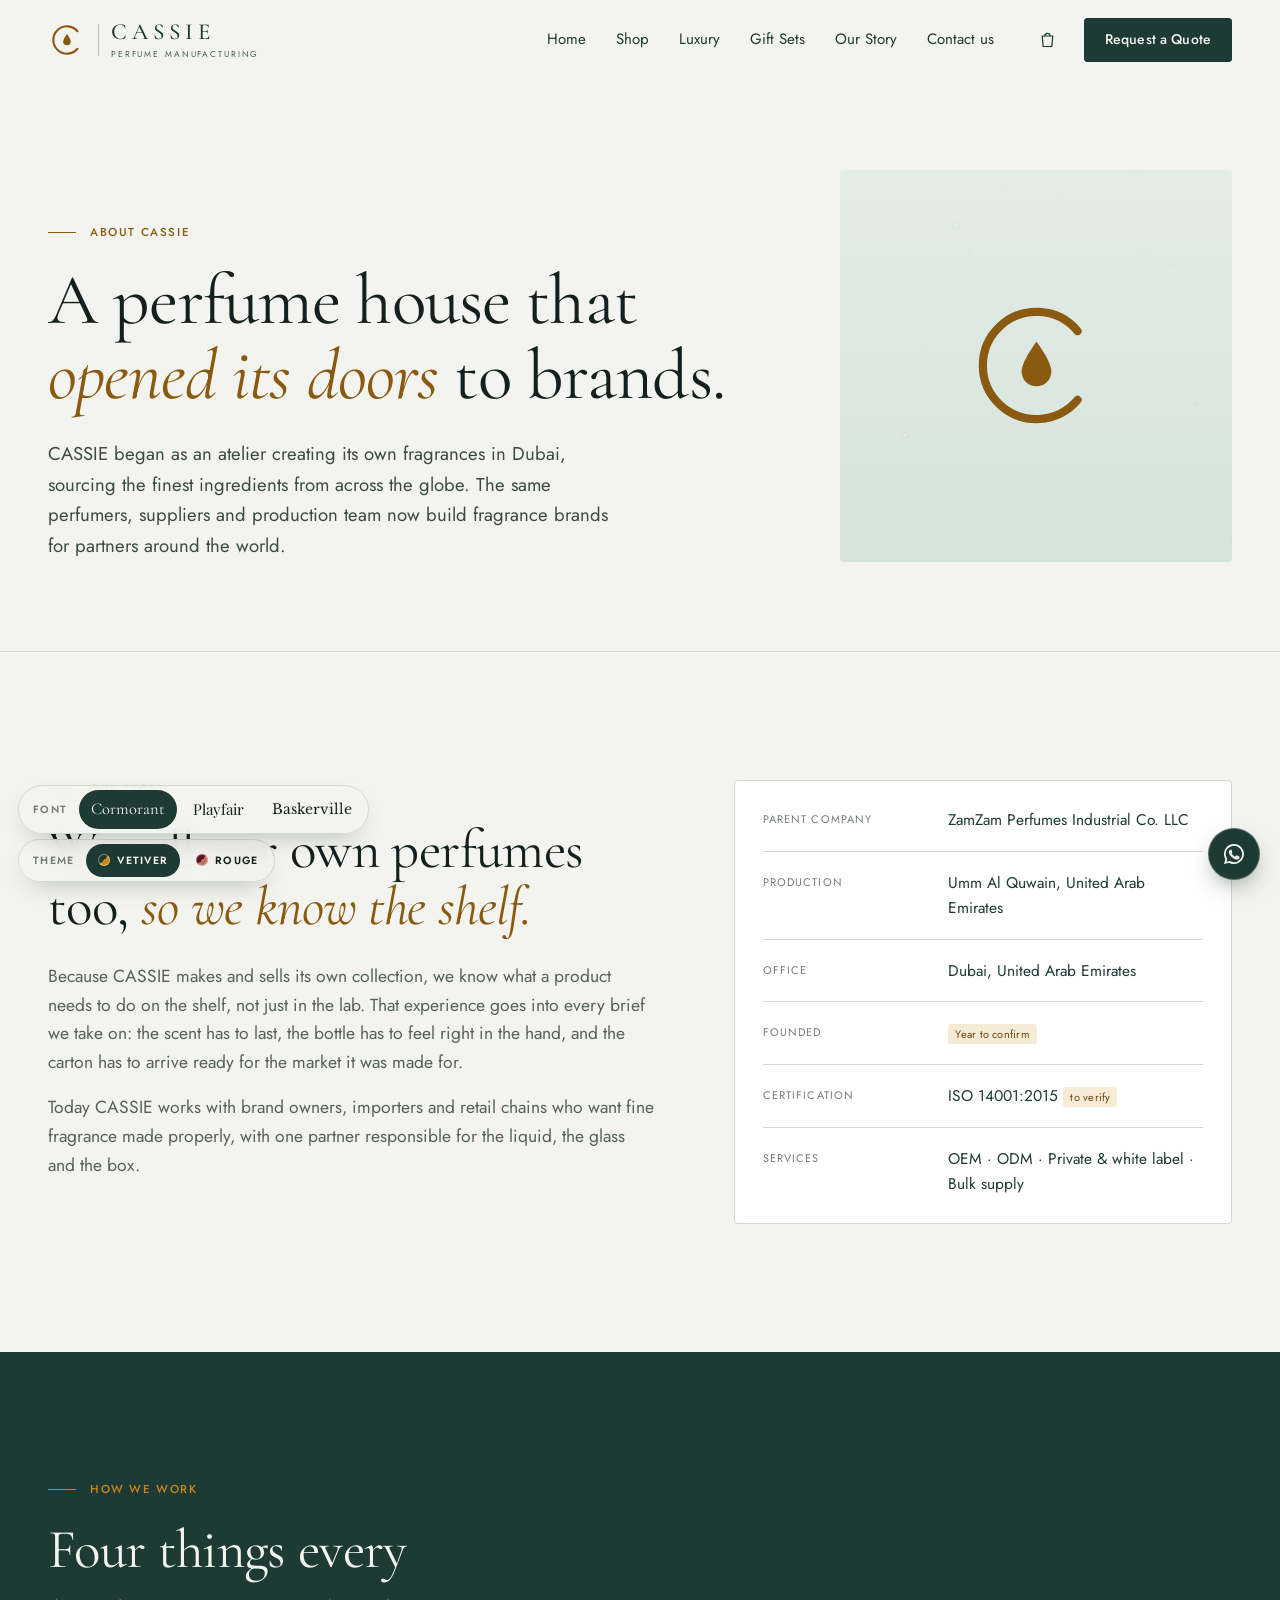
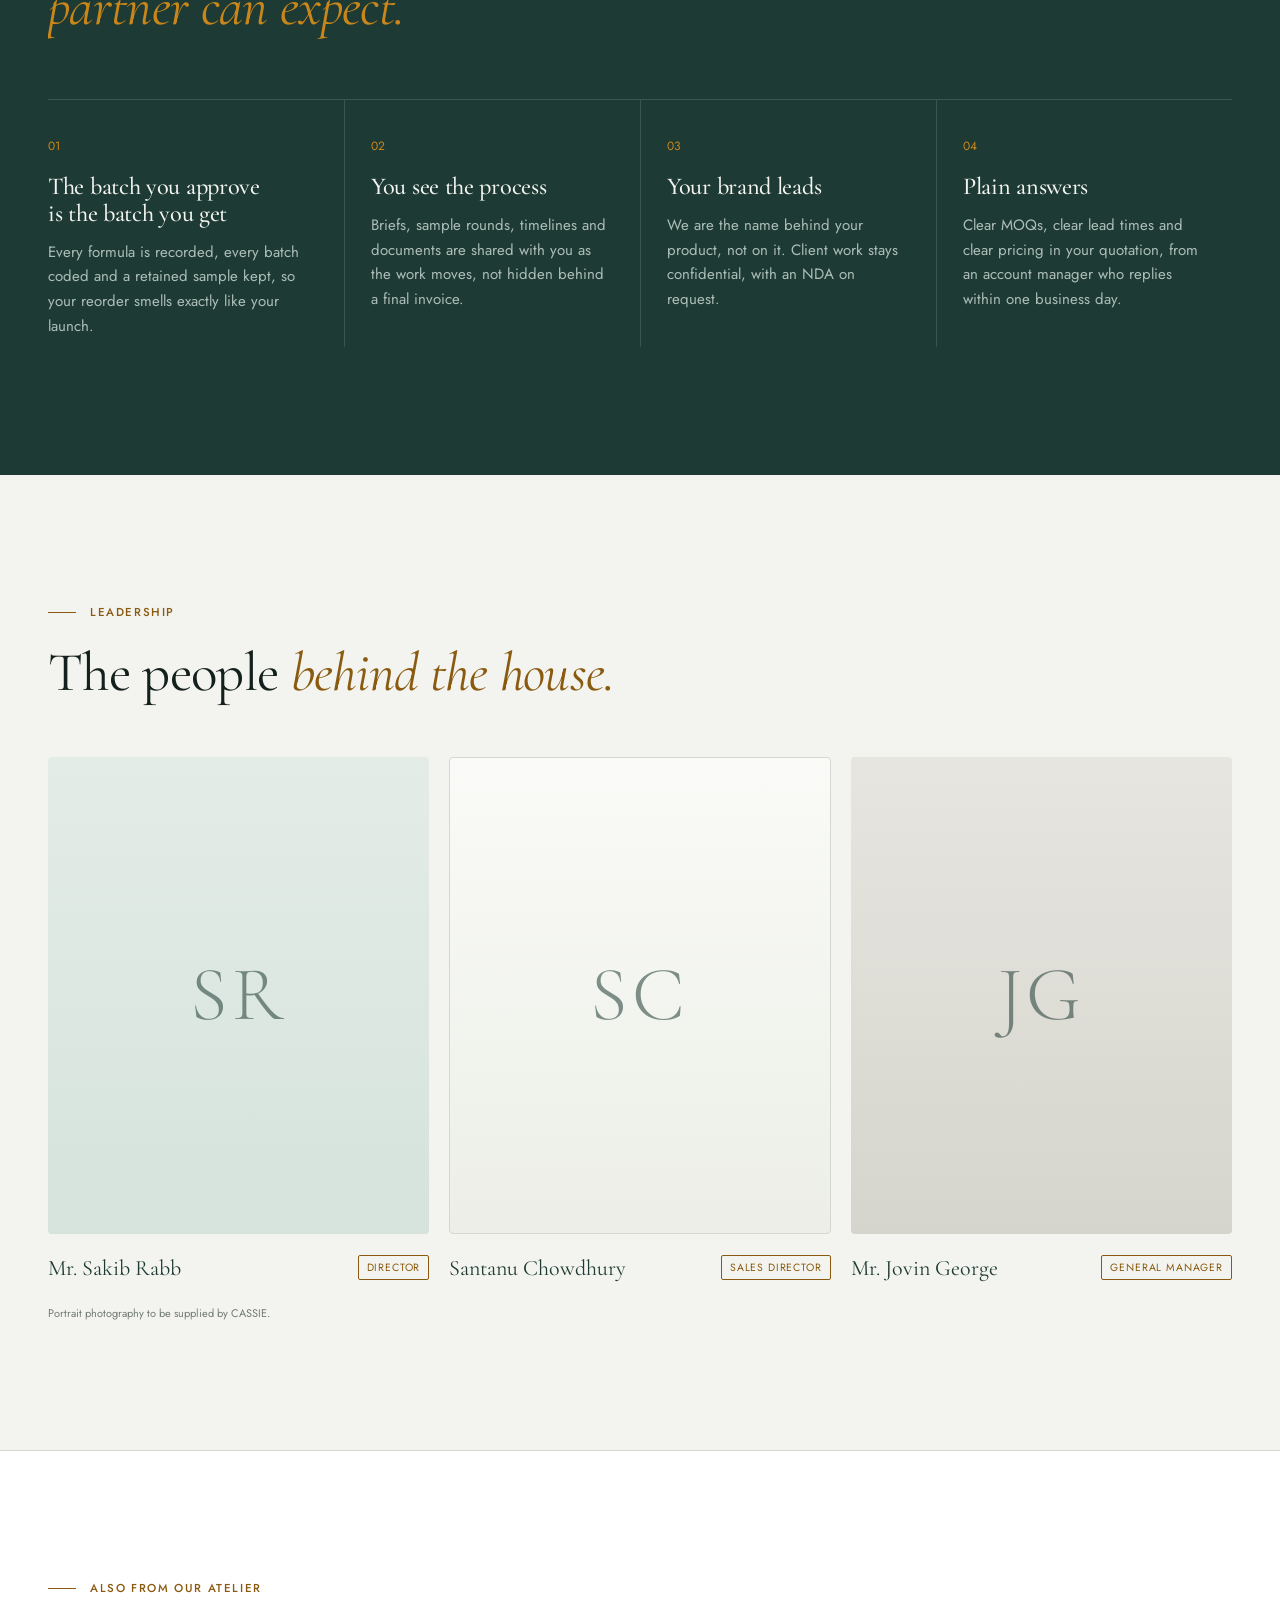
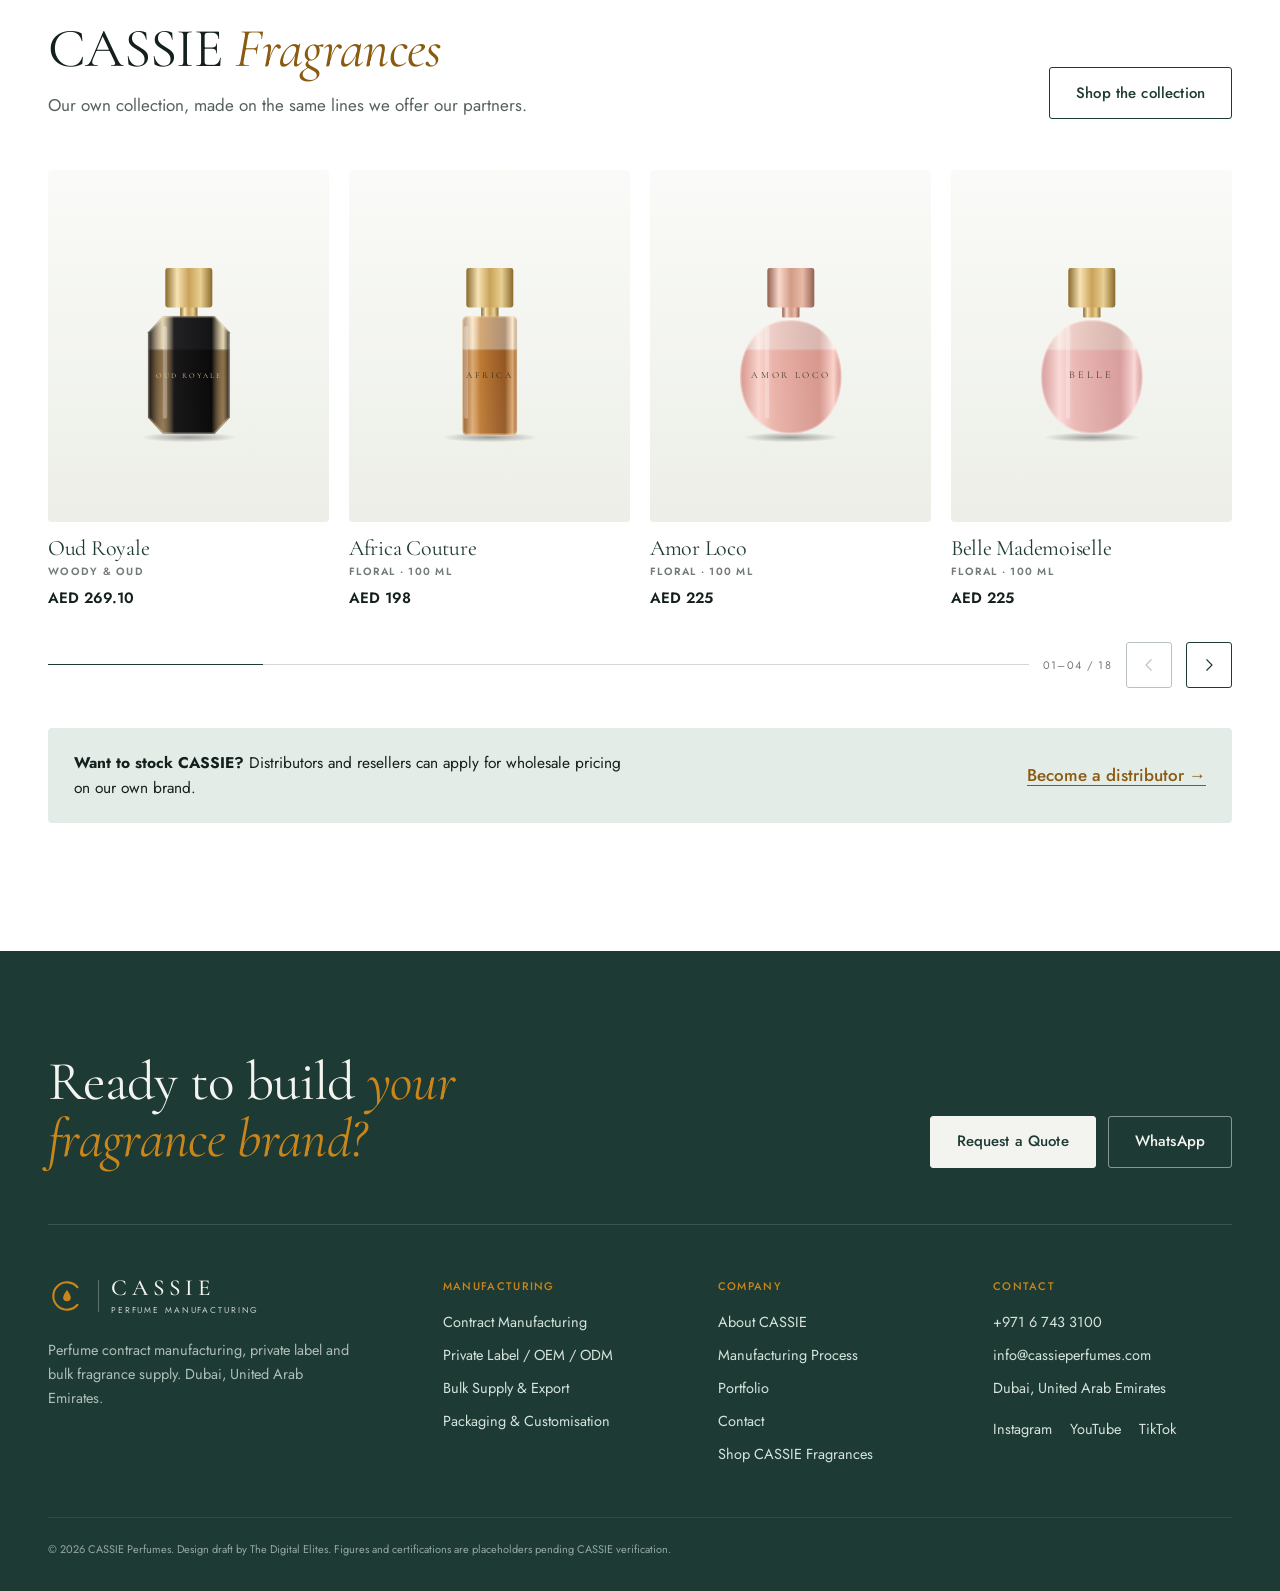
<file: about.html>
<!doctype html>
<html lang="en">
<head>
  <meta charset="utf-8">
  <meta name="viewport" content="width=device-width, initial-scale=1">
  <title>About CASSIE | Perfume Manufacturer in the UAE</title>
  <meta name="description" content="CASSIE is a perfume house in the UAE that builds fragrance brands for partners worldwide. Meet the team and our own CASSIE Fragrances collection.">
  <script>try{var q=new URLSearchParams(location.search).get('theme'),t=q||localStorage.getItem('cassie-theme');if(t==='rouge')document.documentElement.setAttribute('data-theme','rouge');var f=new URLSearchParams(location.search).get('font')||localStorage.getItem('cassie-font');if(f==='playfair'||f==='baskerville')document.documentElement.setAttribute('data-font',f)}catch(e){}</script>
  <link rel="preconnect" href="https://fonts.googleapis.com">
  <link rel="preconnect" href="https://fonts.gstatic.com" crossorigin>
  <link href="https://fonts.googleapis.com/css2?family=Cormorant+Garamond:ital,wght@0,400;0,500;0,600;1,400;1,500&family=Jost:wght@300..600&family=Playfair+Display:ital,wght@0,400;0,500;0,600;1,400;1,500&family=Manrope:wght@300..700&family=Libre+Baskerville:ital,wght@0,400;0,700;1,400&family=Montserrat:wght@300..600&display=swap" rel="stylesheet">
  <link rel="stylesheet" href="style.css?v=20261020n">
</head>
<body>

<svg width="0" height="0" style="position:absolute" aria-hidden="true">
  <defs>
    <symbol id="mono" viewBox="0 0 100 100">
      <path d="M77.58 26.86 A36 36 0 1 0 77.58 73.14" fill="none" stroke="currentColor" stroke-width="5.5" stroke-linecap="round"/>
      <path d="M50 34 C50 34 60 47 60 54 A10 10 0 0 1 40 54 C40 47 50 34 50 34Z" fill="currentColor"/>
    </symbol>
    <symbol id="i-flask" viewBox="0 0 24 24"><path d="M9 3h6M10 3v6l-5 9a2 2 0 0 0 1.7 3h10.6a2 2 0 0 0 1.7-3l-5-9V3M7.5 14h9" fill="none" stroke="currentColor" stroke-width="1.5" stroke-linecap="round" stroke-linejoin="round"/></symbol>
    <symbol id="i-doc" viewBox="0 0 24 24"><path d="M6 3h8l4 4v14H6zM14 3v4h4M9 14l2 2 4-4" fill="none" stroke="currentColor" stroke-width="1.5" stroke-linecap="round" stroke-linejoin="round"/></symbol>
    <symbol id="i-trace" viewBox="0 0 24 24"><path d="M4 6h3v12H4zM9 6h1v12H9zM12 6h2v12h-2zM16 6h1v12h-1zM19 6h1v12h-1" fill="none" stroke="currentColor" stroke-width="1.5" stroke-linejoin="round"/></symbol>
    <symbol id="i-check" viewBox="0 0 24 24"><circle cx="12" cy="12" r="9" fill="none" stroke="currentColor" stroke-width="1.5"/><path d="m8 12.5 2.6 2.5L16 9.5" fill="none" stroke="currentColor" stroke-width="1.5" stroke-linecap="round" stroke-linejoin="round"/></symbol>
    <symbol id="i-leaf" viewBox="0 0 24 24"><path d="M5 19c0-8 5-13 14-14 0 9-5 14-13 14M5 19l7-7" fill="none" stroke="currentColor" stroke-width="1.5" stroke-linecap="round" stroke-linejoin="round"/></symbol>
    <symbol id="i-ship" viewBox="0 0 24 24"><path d="M3 15h18l-2 5H5zM6 15V9h12v6M9 9V5h6v4" fill="none" stroke="currentColor" stroke-width="1.5" stroke-linejoin="round"/></symbol>
    <path id="wave" d="M-20 40 C 80 10, 170 70, 270 40 S 470 10, 570 40 S 770 70, 870 40 S 1070 10, 1170 40"/>
  </defs>
</svg>


<!-- ============ HEADER ============ -->
<header class="site-header" id="top">
  <nav class="nav">
    <a href="index.html" class="lockup" aria-label="CASSIE Perfumes home">
      <svg class="lockup-mono" aria-hidden="true"><use href="#mono"/></svg>
      <span class="lockup-rule"></span>
      <span class="lockup-text"><span class="lockup-word">CASSIE</span><span class="lockup-desc">Perfume manufacturing</span></span>
    </a>
    <ul class="nav-links">
      <li><a href="index.html">Home</a></li>
      <li><a href="shop.html">Shop</a></li>
      <li><a href="index.html#packaging">Luxury</a></li>
      <li><a href="index.html#samples">Gift Sets</a></li>
      <li><a href="index.html#atelier">Our Story</a></li>
      <li><a href="index.html#rfq">Contact us</a></li>
      <li class="nav-links-cta"><a href="index.html#rfq" class="btn btn-primary">Request a Quote</a></li>
    </ul>
    <div class="nav-tools">
      <a href="shop.html" class="nav-icon" aria-label="Shop bag"><svg viewBox="0 0 24 24" aria-hidden="true"><path d="M6 8h12l-1 12H7L6 8Z"/><path d="M9 8a3 3 0 0 1 6 0"/></svg></a>
      <a href="index.html#rfq" class="btn btn-primary nav-cta">Request a Quote</a>
    </div>
    <button class="burger" aria-label="Open menu" aria-expanded="false"><span></span><span></span></button>
  </nav>
</header>

<main>

<!-- ============ PAGE HERO ============ -->
<section class="page-hero">
  <div class="page-hero-copy">
    <p class="eyebrow reveal">About CASSIE</p>
    <h1 class="reveal">A perfume house that <em>opened its doors</em> to brands.</h1>
    <p class="page-lede reveal">CASSIE began as an atelier creating its own fragrances in Dubai, sourcing the finest ingredients from across the globe. The same perfumers, suppliers and production team now build fragrance brands for partners around the world.</p>
  </div>
  <div class="page-hero-art reveal" aria-hidden="true" data-mist="ambient">
    <svg class="page-hero-mono"><use href="#mono"/></svg>
  </div>
</section>

<!-- ============ STORY ============ -->
<section class="story">
  <div class="story-copy">
    <p class="eyebrow">Our story</p>
    <h2 class="reveal">We sell our own perfumes too, <em>so we know the shelf.</em></h2>
    <p class="reveal">Because CASSIE makes and sells its own collection, we know what a product needs to do on the shelf, not just in the lab. That experience goes into every brief we take on: the scent has to last, the bottle has to feel right in the hand, and the carton has to arrive ready for the market it was made for.</p>
    <p class="reveal">Today CASSIE works with brand owners, importers and retail chains who want fine fragrance made properly, with one partner responsible for the liquid, the glass and the box.</p>
  </div>
  <dl class="facts reveal">
    <div><dt>Parent company</dt><dd>ZamZam Perfumes Industrial Co. LLC</dd></div>
    <div><dt>Production</dt><dd>Umm Al Quwain, United Arab Emirates</dd></div>
    <div><dt>Office</dt><dd>Dubai, United Arab Emirates</dd></div>
    <div><dt>Founded</dt><dd><span class="tbc">Year to confirm</span></dd></div>
    <div><dt>Certification</dt><dd>ISO 14001:2015 <span class="tbc">to verify</span></dd></div>
    <div><dt>Services</dt><dd>OEM · ODM · Private &amp; white label · Bulk supply</dd></div>
  </dl>
</section>

<!-- ============ HOW WE WORK ============ -->
<section class="principles">
  <div class="principles-head">
    <p class="eyebrow">How we work</p>
    <h2 class="reveal">Four things every <em>partner can expect.</em></h2>
  </div>
  <ol class="principle-list">
    <li class="reveal"><span class="num">01</span><h3>The batch you approve is the batch you get</h3><p>Every formula is recorded, every batch coded and a retained sample kept, so your reorder smells exactly like your launch.</p></li>
    <li class="reveal"><span class="num">02</span><h3>You see the process</h3><p>Briefs, sample rounds, timelines and documents are shared with you as the work moves, not hidden behind a final invoice.</p></li>
    <li class="reveal"><span class="num">03</span><h3>Your brand leads</h3><p>We are the name behind your product, not on it. Client work stays confidential, with an NDA on request.</p></li>
    <li class="reveal"><span class="num">04</span><h3>Plain answers</h3><p>Clear MOQs, clear lead times and clear pricing in your quotation, from an account manager who replies within one business day.</p></li>
  </ol>
</section>

<!-- ============ TEAM ============ -->
<section class="team-section">
  <div class="team-head">
    <p class="eyebrow">Leadership</p>
    <h2 class="reveal">The people <em>behind the house.</em></h2>
  </div>
  <div class="team-grid">
    <figure class="person reveal">
      <div class="person-art g-mist"><span>SR</span></div>
      <figcaption><b>Mr. Sakib Rabb</b><span class="formula-tag"><span>Director</span></span></figcaption>
    </figure>
    <figure class="person reveal">
      <div class="person-art g-porcelain"><span>SC</span></div>
      <figcaption><b>Santanu Chowdhury</b><span class="formula-tag"><span>Sales Director</span></span></figcaption>
    </figure>
    <figure class="person reveal">
      <div class="person-art g-stone"><span>JG</span></div>
      <figcaption><b>Mr. Jovin George</b><span class="formula-tag"><span>General Manager</span></span></figcaption>
    </figure>
  </div>
  <p class="team-note">Portrait photography to be supplied by CASSIE.</p>
</section>

<!-- ============ OWN BRAND ============ -->
<section class="shop" id="shop">
  <div class="shop-head">
    <div>
      <p class="eyebrow">Also from our atelier</p>
      <h2 class="reveal">CASSIE <em>Fragrances</em></h2>
      <p>Our own collection, made on the same lines we offer our partners.</p>
    </div>
    <a href="shop.html" class="btn btn-ghost">Shop the collection</a>
  </div>
  <div class="carousel reveal">
    <div class="car-track" id="shopCarousel" tabindex="0" role="region" aria-label="CASSIE Fragrances collection"></div>
    <div class="car-controls">
      <div class="car-progress" aria-hidden="true"><span></span></div>
      <span class="car-count" aria-live="polite"></span>
      <button type="button" class="car-btn" data-dir="-1" aria-label="Previous fragrances"><svg viewBox="0 0 24 24" aria-hidden="true"><path d="M15 5l-7 7 7 7"/></svg></button>
      <button type="button" class="car-btn" data-dir="1" aria-label="Next fragrances"><svg viewBox="0 0 24 24" aria-hidden="true"><path d="M9 5l7 7-7 7"/></svg></button>
    </div>
  </div>
  <div class="wholesale">
    <p><b>Want to stock CASSIE?</b> Distributors and resellers can apply for wholesale pricing on our own brand.</p>
    <a href="contact.html?topic=distributor" class="text-link">Become a distributor →</a>
  </div>
</section>

</main>


<!-- ============ FOOTER ============ -->
<footer class="footer" id="contact">
  <div class="footer-cta">
    <h2>Ready to build <em>your fragrance brand?</em></h2>
    <div class="footer-btns"><a href="index.html#rfq" class="btn btn-light">Request a Quote</a><a href="https://wa.me/97167433100" class="btn btn-outline-light" target="_blank" rel="noopener">WhatsApp</a></div>
  </div>
  <div class="footer-grid">
    <div>
      <a href="index.html" class="lockup lockup-light" aria-label="CASSIE Perfumes home">
        <svg class="lockup-mono" aria-hidden="true"><use href="#mono"/></svg>
        <span class="lockup-rule"></span>
        <span class="lockup-text"><span class="lockup-word">CASSIE</span><span class="lockup-desc">Perfume manufacturing</span></span>
      </a>
      <p>Perfume contract manufacturing, private label and bulk fragrance supply. Dubai, United Arab Emirates.</p>
    </div>
    <div>
      <h6>Manufacturing</h6>
      <a href="index.html#services">Contract Manufacturing</a><a href="index.html#services">Private Label / OEM / ODM</a><a href="index.html#services">Bulk Supply &amp; Export</a><a href="index.html#packaging">Packaging &amp; Customisation</a>
    </div>
    <div>
      <h6>Company</h6>
      <a href="about.html">About CASSIE</a><a href="index.html#process">Manufacturing Process</a><a href="index.html#portfolio">Portfolio</a><a href="contact.html">Contact</a><a href="shop.html">Shop CASSIE Fragrances</a>
    </div>
    <div>
      <h6>Contact</h6>
      <a href="tel:+97167433100">+971 6 743 3100</a>
      <a href="mailto:info@cassieperfumes.com">info@cassieperfumes.com</a>
      <span>Dubai, United Arab Emirates</span>
      <div class="socials"><a href="https://instagram.com/cassieperfumes">Instagram</a><a href="https://www.youtube.com/@cassieperfumes">YouTube</a><a href="https://www.tiktok.com/@cassieperfumes">TikTok</a></div>
    </div>
  </div>
  <p class="legal">© 2026 CASSIE Perfumes. Design draft by The Digital Elites. Figures and certifications are placeholders pending CASSIE verification.</p>
</footer>

<a href="https://wa.me/97167433100" class="wa-float" target="_blank" rel="noopener" aria-label="Chat on WhatsApp">
  <svg viewBox="0 0 24 24" width="24" height="24" fill="currentColor"><path d="M12 2a10 10 0 0 0-8.6 15.1L2 22l5-1.3A10 10 0 1 0 12 2zm0 18.2a8.2 8.2 0 0 1-4.2-1.1l-.3-.2-3 .8.8-2.9-.2-.3A8.2 8.2 0 1 1 12 20.2zm4.5-6.1c-.2-.1-1.5-.7-1.7-.8s-.4-.1-.6.1-.7.8-.8 1-.3.2-.5.1a6.7 6.7 0 0 1-3.3-2.9c-.2-.4.2-.4.7-1.3.1-.2 0-.3 0-.4l-.8-1.8c-.2-.5-.4-.4-.6-.4h-.5a1 1 0 0 0-.7.3 3 3 0 0 0-.9 2.2 5.2 5.2 0 0 0 1.1 2.7 11.8 11.8 0 0 0 4.5 4c1.7.7 2.3.8 3.2.6a2.7 2.7 0 0 0 1.8-1.3 2.2 2.2 0 0 0 .1-1.3c0-.1-.2-.2-.5-.3z"/></svg>
</a>

<script src="bottle.js?v=20261020n"></script>
<script src="main.js?v=20261020n"></script>
<script src="mist.js?v=20261020n"></script>
<script src="products.js?v=20261020n"></script>
<script src="shop.js?v=20261020n"></script>
</body>
</html>
</file>
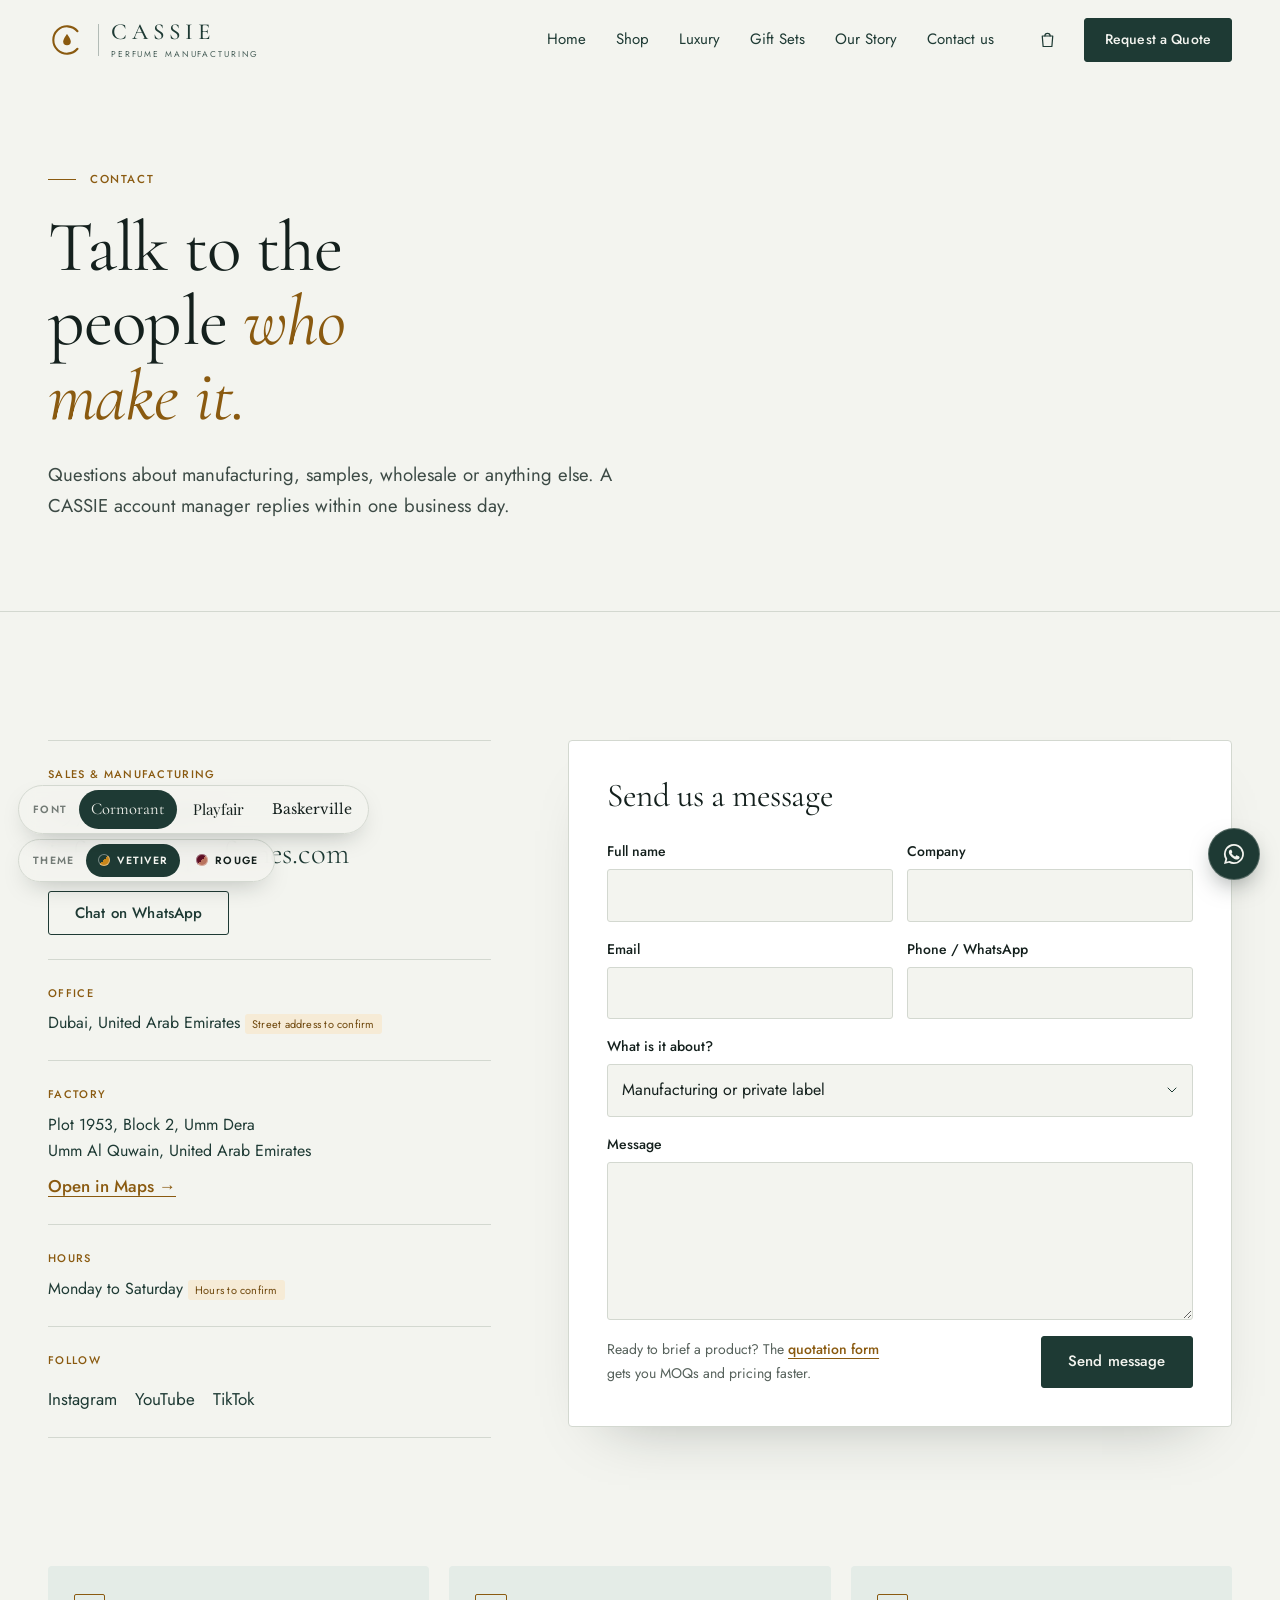
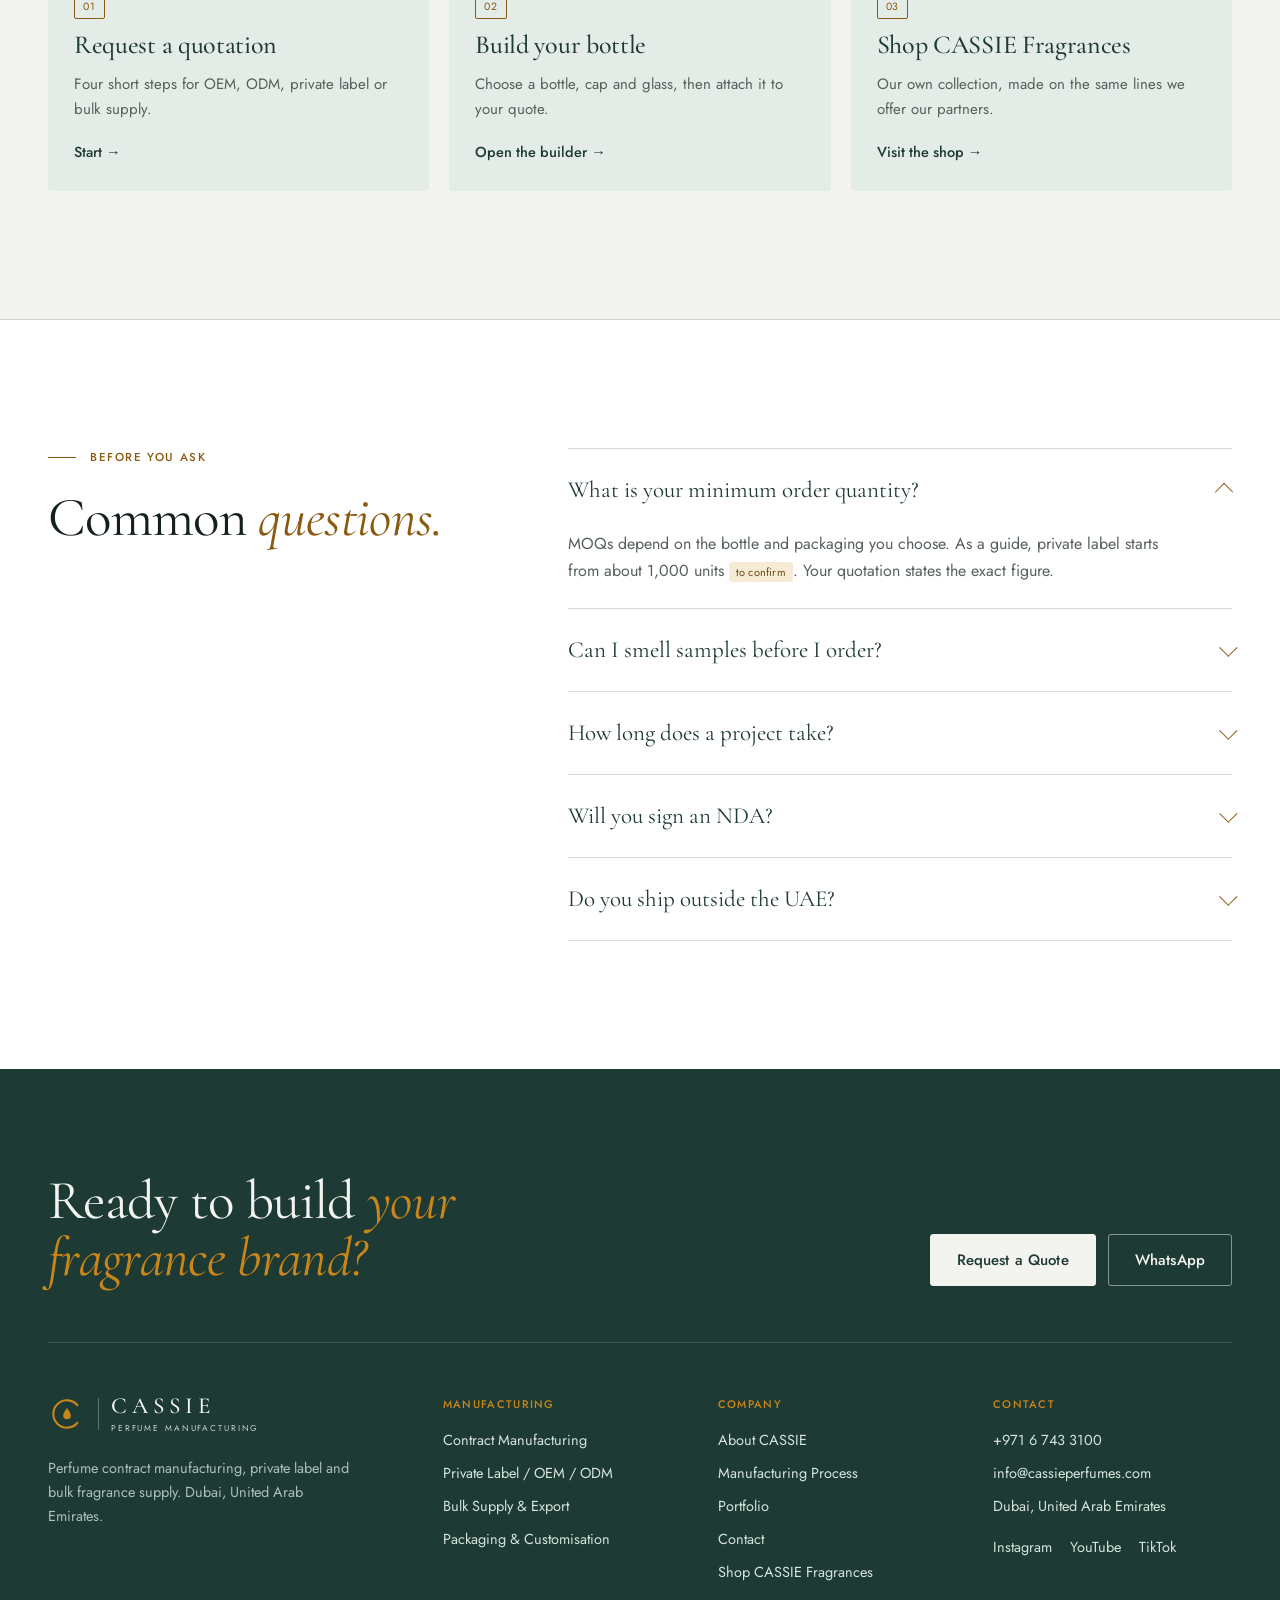
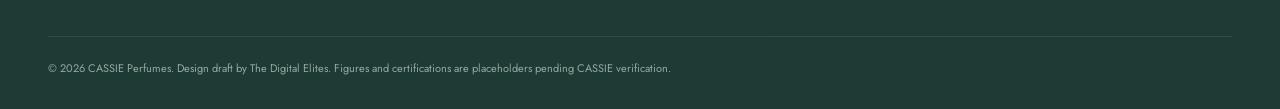
<file: contact.html>
<!doctype html>
<html lang="en">
<head>
  <meta charset="utf-8">
  <meta name="viewport" content="width=device-width, initial-scale=1">
  <title>Contact CASSIE | Perfume Manufacturing Enquiries</title>
  <meta name="description" content="Contact CASSIE Perfumes for manufacturing, private label, samples or wholesale. Phone, email, WhatsApp and our UAE locations.">
  <script>try{var q=new URLSearchParams(location.search).get('theme'),t=q||localStorage.getItem('cassie-theme');if(t==='rouge')document.documentElement.setAttribute('data-theme','rouge');var f=new URLSearchParams(location.search).get('font')||localStorage.getItem('cassie-font');if(f==='playfair'||f==='baskerville')document.documentElement.setAttribute('data-font',f)}catch(e){}</script>
  <link rel="preconnect" href="https://fonts.googleapis.com">
  <link rel="preconnect" href="https://fonts.gstatic.com" crossorigin>
  <link href="https://fonts.googleapis.com/css2?family=Cormorant+Garamond:ital,wght@0,400;0,500;0,600;1,400;1,500&family=Jost:wght@300..600&family=Playfair+Display:ital,wght@0,400;0,500;0,600;1,400;1,500&family=Manrope:wght@300..700&family=Libre+Baskerville:ital,wght@0,400;0,700;1,400&family=Montserrat:wght@300..600&display=swap" rel="stylesheet">
  <link rel="stylesheet" href="style.css?v=20261020n">
</head>
<body>

<svg width="0" height="0" style="position:absolute" aria-hidden="true">
  <defs>
    <symbol id="mono" viewBox="0 0 100 100">
      <path d="M77.58 26.86 A36 36 0 1 0 77.58 73.14" fill="none" stroke="currentColor" stroke-width="5.5" stroke-linecap="round"/>
      <path d="M50 34 C50 34 60 47 60 54 A10 10 0 0 1 40 54 C40 47 50 34 50 34Z" fill="currentColor"/>
    </symbol>
    <symbol id="i-flask" viewBox="0 0 24 24"><path d="M9 3h6M10 3v6l-5 9a2 2 0 0 0 1.7 3h10.6a2 2 0 0 0 1.7-3l-5-9V3M7.5 14h9" fill="none" stroke="currentColor" stroke-width="1.5" stroke-linecap="round" stroke-linejoin="round"/></symbol>
    <symbol id="i-doc" viewBox="0 0 24 24"><path d="M6 3h8l4 4v14H6zM14 3v4h4M9 14l2 2 4-4" fill="none" stroke="currentColor" stroke-width="1.5" stroke-linecap="round" stroke-linejoin="round"/></symbol>
    <symbol id="i-trace" viewBox="0 0 24 24"><path d="M4 6h3v12H4zM9 6h1v12H9zM12 6h2v12h-2zM16 6h1v12h-1zM19 6h1v12h-1" fill="none" stroke="currentColor" stroke-width="1.5" stroke-linejoin="round"/></symbol>
    <symbol id="i-check" viewBox="0 0 24 24"><circle cx="12" cy="12" r="9" fill="none" stroke="currentColor" stroke-width="1.5"/><path d="m8 12.5 2.6 2.5L16 9.5" fill="none" stroke="currentColor" stroke-width="1.5" stroke-linecap="round" stroke-linejoin="round"/></symbol>
    <symbol id="i-leaf" viewBox="0 0 24 24"><path d="M5 19c0-8 5-13 14-14 0 9-5 14-13 14M5 19l7-7" fill="none" stroke="currentColor" stroke-width="1.5" stroke-linecap="round" stroke-linejoin="round"/></symbol>
    <symbol id="i-ship" viewBox="0 0 24 24"><path d="M3 15h18l-2 5H5zM6 15V9h12v6M9 9V5h6v4" fill="none" stroke="currentColor" stroke-width="1.5" stroke-linejoin="round"/></symbol>
    <path id="wave" d="M-20 40 C 80 10, 170 70, 270 40 S 470 10, 570 40 S 770 70, 870 40 S 1070 10, 1170 40"/>
  </defs>
</svg>


<!-- ============ HEADER ============ -->
<header class="site-header" id="top">
  <nav class="nav">
    <a href="index.html" class="lockup" aria-label="CASSIE Perfumes home">
      <svg class="lockup-mono" aria-hidden="true"><use href="#mono"/></svg>
      <span class="lockup-rule"></span>
      <span class="lockup-text"><span class="lockup-word">CASSIE</span><span class="lockup-desc">Perfume manufacturing</span></span>
    </a>
    <ul class="nav-links">
      <li><a href="index.html">Home</a></li>
      <li><a href="shop.html">Shop</a></li>
      <li><a href="index.html#packaging">Luxury</a></li>
      <li><a href="index.html#samples">Gift Sets</a></li>
      <li><a href="index.html#atelier">Our Story</a></li>
      <li><a href="index.html#rfq">Contact us</a></li>
      <li class="nav-links-cta"><a href="index.html#rfq" class="btn btn-primary">Request a Quote</a></li>
    </ul>
    <div class="nav-tools">
      <a href="shop.html" class="nav-icon" aria-label="Shop bag"><svg viewBox="0 0 24 24" aria-hidden="true"><path d="M6 8h12l-1 12H7L6 8Z"/><path d="M9 8a3 3 0 0 1 6 0"/></svg></a>
      <a href="index.html#rfq" class="btn btn-primary nav-cta">Request a Quote</a>
    </div>
    <button class="burger" aria-label="Open menu" aria-expanded="false"><span></span><span></span></button>
  </nav>
</header>

<main>

<!-- ============ PAGE HERO ============ -->
<section class="page-hero page-hero-slim">
  <div class="page-hero-copy">
    <p class="eyebrow reveal">Contact</p>
    <h1 class="reveal">Talk to the people <em>who make it.</em></h1>
    <p class="page-lede reveal">Questions about manufacturing, samples, wholesale or anything else. A CASSIE account manager replies within one business day.</p>
  </div>
</section>

<!-- ============ CONTACT ============ -->
<section class="contact">
  <div class="contact-info">
    <div class="ci-block reveal">
      <h6>Sales &amp; manufacturing</h6>
      <a href="tel:+97167433100" class="ci-big">+971 6 743 3100</a>
      <a href="mailto:info@cassieperfumes.com" class="ci-big">info@cassieperfumes.com</a>
      <a href="https://wa.me/97167433100" target="_blank" rel="noopener" class="btn btn-ghost ci-wa">Chat on WhatsApp</a>
    </div>
    <div class="ci-block reveal">
      <h6>Office</h6>
      <p>Dubai, United Arab Emirates <span class="tbc">Street address to confirm</span></p>
    </div>
    <div class="ci-block reveal">
      <h6>Factory</h6>
      <p>Plot 1953, Block 2, Umm Dera<br>Umm Al Quwain, United Arab Emirates</p>
      <a href="https://www.google.com/maps/search/?api=1&amp;query=Umm+Dera+Umm+Al+Quwain" target="_blank" rel="noopener" class="text-link">Open in Maps →</a>
    </div>
    <div class="ci-block reveal">
      <h6>Hours</h6>
      <p>Monday to Saturday <span class="tbc">Hours to confirm</span></p>
    </div>
    <div class="ci-block reveal">
      <h6>Follow</h6>
      <div class="socials"><a href="https://instagram.com/cassieperfumes">Instagram</a><a href="https://www.youtube.com/@cassieperfumes">YouTube</a><a href="https://www.tiktok.com/@cassieperfumes">TikTok</a></div>
    </div>
  </div>

  <form class="contact-form reveal" id="contactForm" novalidate>
    <h2 class="cf-title">Send us a message</h2>
    <div class="row2">
      <label>Full name<input name="name" required></label>
      <label>Company<input name="company"></label>
    </div>
    <div class="row2">
      <label>Email<input type="email" name="email" required></label>
      <label>Phone / WhatsApp<input name="phone"></label>
    </div>
    <label>What is it about?
      <select name="topic" id="topicSelect">
        <option value="manufacturing">Manufacturing or private label</option>
        <option value="samples">Sample kit</option>
        <option value="distributor">Becoming a distributor</option>
        <option value="retail">CASSIE Fragrances order</option>
        <option value="press">Press or partnerships</option>
        <option value="other">Something else</option>
      </select>
    </label>
    <label>Message<textarea name="message" rows="5" required></textarea></label>
    <div class="cf-foot">
      <p>Ready to brief a product? The <a href="index.html#rfq" class="text-link">quotation form</a> gets you MOQs and pricing faster.</p>
      <button type="submit" class="btn btn-primary">Send message</button>
    </div>
    <div class="cf-done" hidden>
      <h3>Thank you. Your message is with our team.</h3>
      <p>In the live site this form posts to CASSIE's CRM.</p>
    </div>
  </form>
</section>

<!-- ============ ROUTES ============ -->
<section class="routes">
  <a href="index.html#rfq" class="route reveal"><span class="formula-tag"><span>01</span></span><h3>Request a quotation</h3><p>Four short steps for OEM, ODM, private label or bulk supply.</p><span class="route-go">Start →</span></a>
  <a href="index.html#packaging" class="route reveal"><span class="formula-tag"><span>02</span></span><h3>Build your bottle</h3><p>Choose a bottle, cap and glass, then attach it to your quote.</p><span class="route-go">Open the builder →</span></a>
  <a href="https://www.cassieperfumes.com/" class="route reveal"><span class="formula-tag"><span>03</span></span><h3>Shop CASSIE Fragrances</h3><p>Our own collection, made on the same lines we offer our partners.</p><span class="route-go">Visit the shop →</span></a>
</section>

<!-- ============ FAQ ============ -->
<section class="faq">
  <div class="faq-head">
    <p class="eyebrow">Before you ask</p>
    <h2 class="reveal">Common <em>questions.</em></h2>
  </div>
  <div class="faq-list">
    <details open>
      <summary>What is your minimum order quantity?</summary>
      <p>MOQs depend on the bottle and packaging you choose. As a guide, private label starts from about 1,000 units <span class="tbc">to confirm</span>. Your quotation states the exact figure.</p>
    </details>
    <details>
      <summary>Can I smell samples before I order?</summary>
      <p>Yes. Request a sample kit of white-label fragrances, glass and cap samples, either here or by ticking the sample box in the quotation form.</p>
    </details>
    <details>
      <summary>How long does a project take?</summary>
      <p>It depends on development rounds and packaging lead times. Your account manager confirms a timeline with the quotation <span class="tbc">typical range to confirm</span>.</p>
    </details>
    <details>
      <summary>Will you sign an NDA?</summary>
      <p>Yes. Your brief stays confidential and we sign an NDA on request before you share formulas or artwork.</p>
    </details>
    <details>
      <summary>Do you ship outside the UAE?</summary>
      <p>Yes. We pack, document and ship finished goods and concentrated oils for importers and distributors, with support on export paperwork.</p>
    </details>
  </div>
</section>

</main>


<!-- ============ FOOTER ============ -->
<footer class="footer" id="contact">
  <div class="footer-cta">
    <h2>Ready to build <em>your fragrance brand?</em></h2>
    <div class="footer-btns"><a href="index.html#rfq" class="btn btn-light">Request a Quote</a><a href="https://wa.me/97167433100" class="btn btn-outline-light" target="_blank" rel="noopener">WhatsApp</a></div>
  </div>
  <div class="footer-grid">
    <div>
      <a href="index.html" class="lockup lockup-light" aria-label="CASSIE Perfumes home">
        <svg class="lockup-mono" aria-hidden="true"><use href="#mono"/></svg>
        <span class="lockup-rule"></span>
        <span class="lockup-text"><span class="lockup-word">CASSIE</span><span class="lockup-desc">Perfume manufacturing</span></span>
      </a>
      <p>Perfume contract manufacturing, private label and bulk fragrance supply. Dubai, United Arab Emirates.</p>
    </div>
    <div>
      <h6>Manufacturing</h6>
      <a href="index.html#services">Contract Manufacturing</a><a href="index.html#services">Private Label / OEM / ODM</a><a href="index.html#services">Bulk Supply &amp; Export</a><a href="index.html#packaging">Packaging &amp; Customisation</a>
    </div>
    <div>
      <h6>Company</h6>
      <a href="about.html">About CASSIE</a><a href="index.html#process">Manufacturing Process</a><a href="index.html#portfolio">Portfolio</a><a href="contact.html">Contact</a><a href="shop.html">Shop CASSIE Fragrances</a>
    </div>
    <div>
      <h6>Contact</h6>
      <a href="tel:+97167433100">+971 6 743 3100</a>
      <a href="mailto:info@cassieperfumes.com">info@cassieperfumes.com</a>
      <span>Dubai, United Arab Emirates</span>
      <div class="socials"><a href="https://instagram.com/cassieperfumes">Instagram</a><a href="https://www.youtube.com/@cassieperfumes">YouTube</a><a href="https://www.tiktok.com/@cassieperfumes">TikTok</a></div>
    </div>
  </div>
  <p class="legal">© 2026 CASSIE Perfumes. Design draft by The Digital Elites. Figures and certifications are placeholders pending CASSIE verification.</p>
</footer>

<a href="https://wa.me/97167433100" class="wa-float" target="_blank" rel="noopener" aria-label="Chat on WhatsApp">
  <svg viewBox="0 0 24 24" width="24" height="24" fill="currentColor"><path d="M12 2a10 10 0 0 0-8.6 15.1L2 22l5-1.3A10 10 0 1 0 12 2zm0 18.2a8.2 8.2 0 0 1-4.2-1.1l-.3-.2-3 .8.8-2.9-.2-.3A8.2 8.2 0 1 1 12 20.2zm4.5-6.1c-.2-.1-1.5-.7-1.7-.8s-.4-.1-.6.1-.7.8-.8 1-.3.2-.5.1a6.7 6.7 0 0 1-3.3-2.9c-.2-.4.2-.4.7-1.3.1-.2 0-.3 0-.4l-.8-1.8c-.2-.5-.4-.4-.6-.4h-.5a1 1 0 0 0-.7.3 3 3 0 0 0-.9 2.2 5.2 5.2 0 0 0 1.1 2.7 11.8 11.8 0 0 0 4.5 4c1.7.7 2.3.8 3.2.6a2.7 2.7 0 0 0 1.8-1.3 2.2 2.2 0 0 0 .1-1.3c0-.1-.2-.2-.5-.3z"/></svg>
</a>

<script src="bottle.js?v=20261020n"></script>
<script src="main.js?v=20261020n"></script>
<script src="mist.js?v=20261020n"></script>
</body>
</html>
</file>
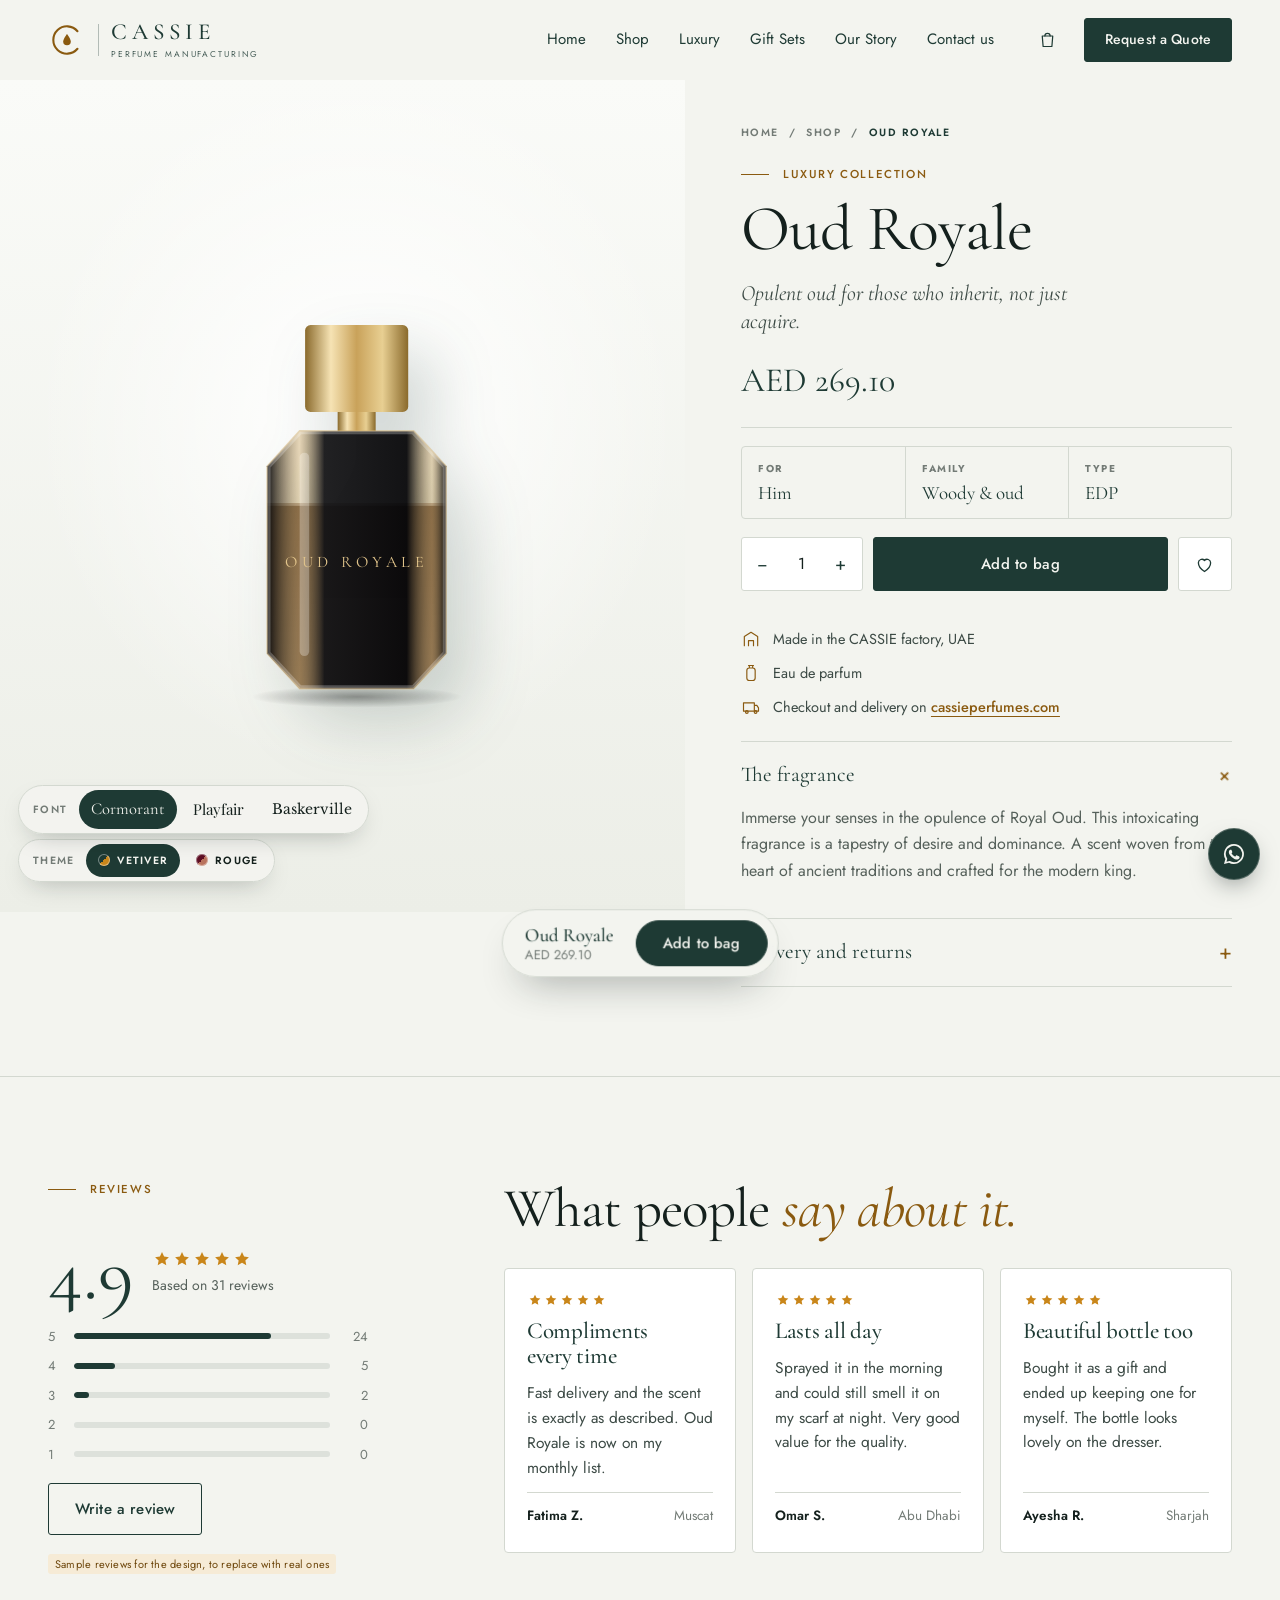
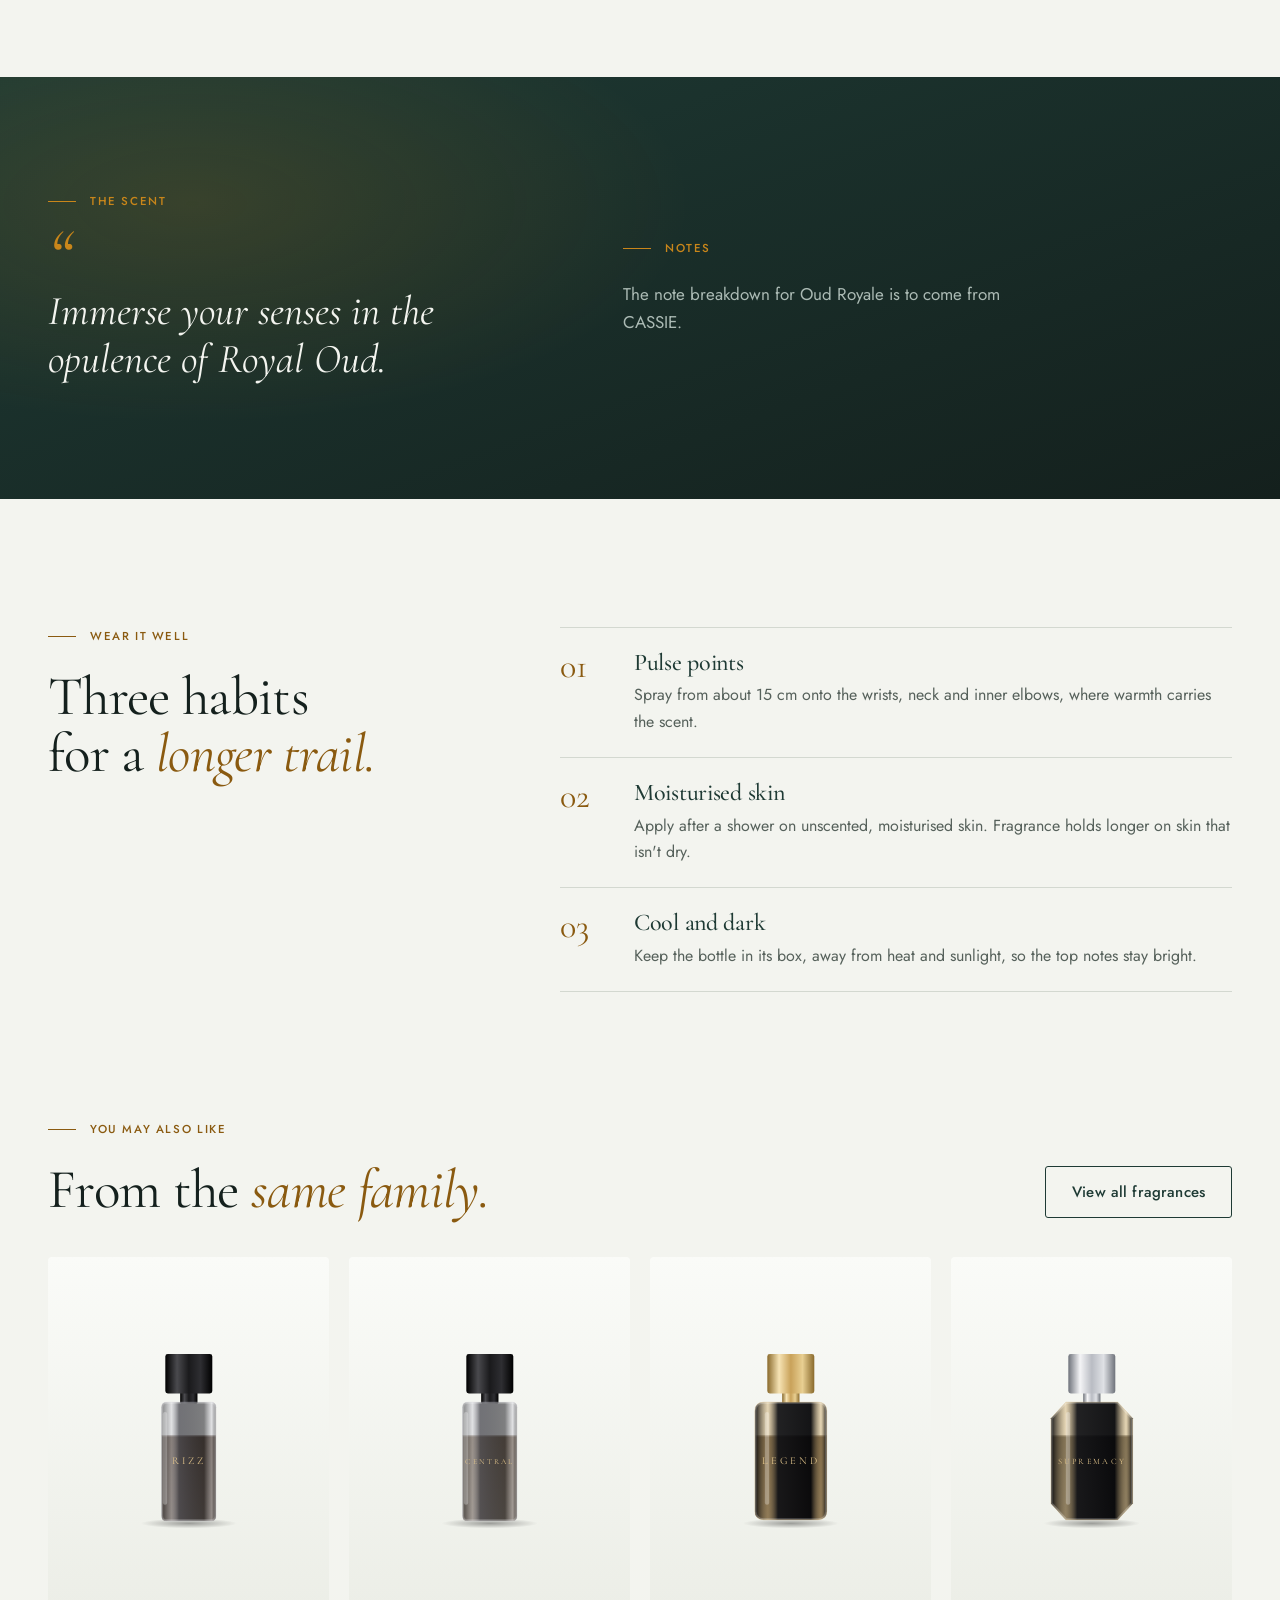
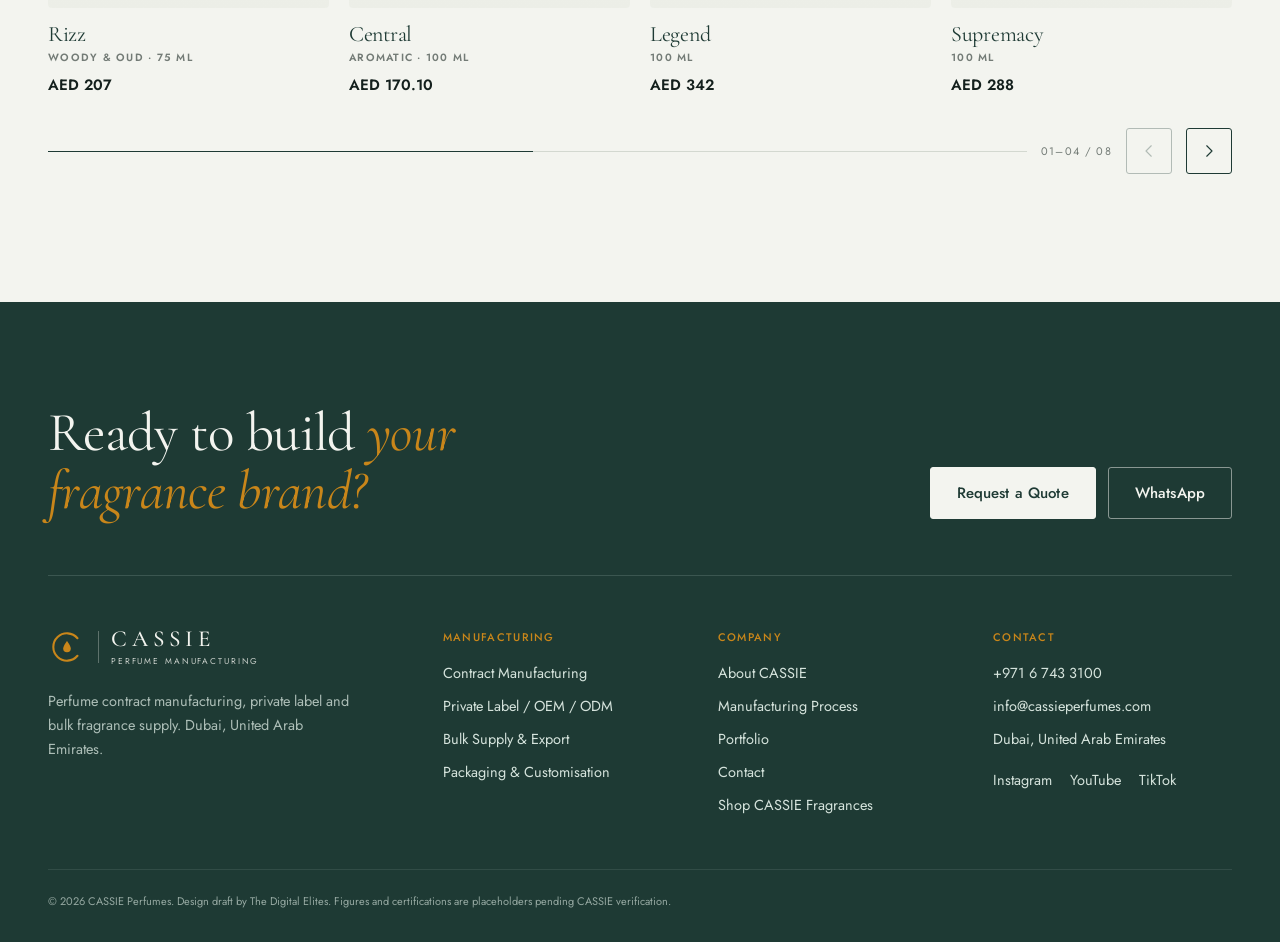
<file: product.html>
<!doctype html>
<html lang="en">
<head>
  <meta charset="utf-8">
  <meta name="viewport" content="width=device-width, initial-scale=1">
  <title>CASSIE Fragrances</title>
  <meta name="description" content="A fragrance from the CASSIE collection, made in our own factory in the UAE.">
  <script>try{var q=new URLSearchParams(location.search).get('theme'),t=q||localStorage.getItem('cassie-theme');if(t==='rouge')document.documentElement.setAttribute('data-theme','rouge');var f=new URLSearchParams(location.search).get('font')||localStorage.getItem('cassie-font');if(f==='playfair'||f==='baskerville')document.documentElement.setAttribute('data-font',f)}catch(e){}</script>
  <link rel="preconnect" href="https://fonts.googleapis.com">
  <link rel="preconnect" href="https://fonts.gstatic.com" crossorigin>
  <link href="https://fonts.googleapis.com/css2?family=Cormorant+Garamond:ital,wght@0,400;0,500;0,600;1,400;1,500&family=Jost:wght@300..600&family=Playfair+Display:ital,wght@0,400;0,500;0,600;1,400;1,500&family=Manrope:wght@300..700&family=Libre+Baskerville:ital,wght@0,400;0,700;1,400&family=Montserrat:wght@300..600&display=swap" rel="stylesheet">
  <link rel="stylesheet" href="style.css?v=20261020n">
</head>
<body>

<svg width="0" height="0" style="position:absolute" aria-hidden="true">
  <defs>
    <symbol id="mono" viewBox="0 0 100 100">
      <path d="M77.58 26.86 A36 36 0 1 0 77.58 73.14" fill="none" stroke="currentColor" stroke-width="5.5" stroke-linecap="round"/>
      <path d="M50 34 C50 34 60 47 60 54 A10 10 0 0 1 40 54 C40 47 50 34 50 34Z" fill="currentColor"/>
    </symbol>
    <symbol id="i-flask" viewBox="0 0 24 24"><path d="M9 3h6M10 3v6l-5 9a2 2 0 0 0 1.7 3h10.6a2 2 0 0 0 1.7-3l-5-9V3M7.5 14h9" fill="none" stroke="currentColor" stroke-width="1.5" stroke-linecap="round" stroke-linejoin="round"/></symbol>
    <symbol id="i-doc" viewBox="0 0 24 24"><path d="M6 3h8l4 4v14H6zM14 3v4h4M9 14l2 2 4-4" fill="none" stroke="currentColor" stroke-width="1.5" stroke-linecap="round" stroke-linejoin="round"/></symbol>
    <symbol id="i-trace" viewBox="0 0 24 24"><path d="M4 6h3v12H4zM9 6h1v12H9zM12 6h2v12h-2zM16 6h1v12h-1zM19 6h1v12h-1" fill="none" stroke="currentColor" stroke-width="1.5" stroke-linejoin="round"/></symbol>
    <symbol id="i-check" viewBox="0 0 24 24"><circle cx="12" cy="12" r="9" fill="none" stroke="currentColor" stroke-width="1.5"/><path d="m8 12.5 2.6 2.5L16 9.5" fill="none" stroke="currentColor" stroke-width="1.5" stroke-linecap="round" stroke-linejoin="round"/></symbol>
    <symbol id="i-leaf" viewBox="0 0 24 24"><path d="M5 19c0-8 5-13 14-14 0 9-5 14-13 14M5 19l7-7" fill="none" stroke="currentColor" stroke-width="1.5" stroke-linecap="round" stroke-linejoin="round"/></symbol>
    <symbol id="i-ship" viewBox="0 0 24 24"><path d="M3 15h18l-2 5H5zM6 15V9h12v6M9 9V5h6v4" fill="none" stroke="currentColor" stroke-width="1.5" stroke-linejoin="round"/></symbol>
    <path id="wave" d="M-20 40 C 80 10, 170 70, 270 40 S 470 10, 570 40 S 770 70, 870 40 S 1070 10, 1170 40"/>
  </defs>
</svg>


<!-- ============ HEADER ============ -->
<header class="site-header" id="top">
  <nav class="nav">
    <a href="index.html" class="lockup" aria-label="CASSIE Perfumes home">
      <svg class="lockup-mono" aria-hidden="true"><use href="#mono"/></svg>
      <span class="lockup-rule"></span>
      <span class="lockup-text"><span class="lockup-word">CASSIE</span><span class="lockup-desc">Perfume manufacturing</span></span>
    </a>
    <ul class="nav-links">
      <li><a href="index.html">Home</a></li>
      <li><a href="shop.html">Shop</a></li>
      <li><a href="index.html#packaging">Luxury</a></li>
      <li><a href="index.html#samples">Gift Sets</a></li>
      <li><a href="index.html#atelier">Our Story</a></li>
      <li><a href="index.html#rfq">Contact us</a></li>
      <li class="nav-links-cta"><a href="index.html#rfq" class="btn btn-primary">Request a Quote</a></li>
    </ul>
    <div class="nav-tools">
      <a href="shop.html" class="nav-icon" aria-label="Shop bag"><svg viewBox="0 0 24 24" aria-hidden="true"><path d="M6 8h12l-1 12H7L6 8Z"/><path d="M9 8a3 3 0 0 1 6 0"/></svg></a>
      <a href="index.html#rfq" class="btn btn-primary nav-cta">Request a Quote</a>
    </div>
    <button class="burger" aria-label="Open menu" aria-expanded="false"><span></span><span></span></button>
  </nav>
</header>

<main>

<section class="pdp" id="pdp">
  <div class="pdp-grid">
    <div class="gallery">
      <div class="gallery-thumbs" id="galleryThumbs" role="tablist" aria-label="Product images"></div>
      <div class="gallery-main" id="galleryMain"></div>
      <div class="gallery-ui">
        <span class="gallery-count" id="galleryCount"></span>
        <button type="button" class="car-btn" data-step="-1" aria-label="Previous image"><svg viewBox="0 0 24 24" aria-hidden="true"><path d="M15 5l-7 7 7 7"/></svg></button>
        <button type="button" class="car-btn" data-step="1" aria-label="Next image"><svg viewBox="0 0 24 24" aria-hidden="true"><path d="M9 5l7 7-7 7"/></svg></button>
      </div>
    </div>

    <div class="pdp-info">
      <nav class="crumbs" aria-label="Breadcrumb"><a href="index.html">Home</a><span>/</span><a href="shop.html">Shop</a><span>/</span><span id="crumbName">Fragrance</span></nav>
      <p class="eyebrow" id="pdpEyebrow">CASSIE Fragrances</p>
      <h1 id="pdpName">Fragrance</h1>
      <p class="pdp-line" id="pdpLine"></p>
      <p class="pdp-price" id="pdpPrice"></p>

      <dl class="pdp-facts" id="pdpFacts"></dl>

      <div class="pdp-option">
        <span>Size</span>
        <div class="pdp-sizes" id="pdpSizes"></div>
      </div>

      <div class="pdp-buy" id="pdpBuy">
        <div class="qty" role="group" aria-label="Quantity"><button type="button" data-qty="-1" aria-label="One fewer">−</button><input id="qty" type="number" min="1" max="20" value="1" aria-label="Quantity"><button type="button" data-qty="1" aria-label="One more">+</button></div>
        <button type="button" class="btn btn-primary" id="addToBag">Add to bag</button>
        <button type="button" class="pdp-wish" id="wish" aria-pressed="false" aria-label="Save to wishlist"><svg viewBox="0 0 24 24" aria-hidden="true"><path d="M12 20s-7-4.4-7-10a4 4 0 0 1 7-2.6A4 4 0 0 1 19 10c0 5.6-7 10-7 10Z"/></svg></button>
      </div>
      <div class="pdp-toast" id="toast" role="status" hidden></div>

      <ul class="pdp-assure">
        <li><svg viewBox="0 0 24 24" aria-hidden="true"><path d="M4 20V9l8-5 8 5v11"/><path d="M9 20v-6h6v6"/></svg>Made in the CASSIE factory, UAE</li>
        <li><svg viewBox="0 0 24 24" aria-hidden="true"><path d="M9 3h6M10 3v3h4V3M7 9a3 3 0 0 1 3-3h4a3 3 0 0 1 3 3v9a3 3 0 0 1-3 3h-4a3 3 0 0 1-3-3Z"/></svg><span id="pdpConc">Eau de parfum</span></li>
        <li><svg viewBox="0 0 24 24" aria-hidden="true"><path d="M3 7h13v10H3zM16 10h3l2 3v4h-5"/><circle cx="7" cy="18" r="1.6"/><circle cx="17.5" cy="18" r="1.6"/></svg><span>Checkout and delivery on <a class="text-link" id="liveLink" href="https://www.cassieperfumes.com/shop/" target="_blank" rel="noopener">cassieperfumes.com</a></span></li>
      </ul>

      <details class="pdp-acc" open><summary>The fragrance</summary><div id="pdpDesc"></div></details>
      <details class="pdp-acc" id="ingredientsAcc" hidden><summary>Ingredients</summary><p id="pdpIngredients"></p></details>
      <details class="pdp-acc"><summary>Delivery and returns</summary><p>Delivery across the UAE and international shipping are handled by the CASSIE online shop. <span class="tbc">Delivery terms to confirm</span></p></details>
    </div>
  </div>
</section>

<!-- ============ REVIEWS ============ -->
<section class="reviews" id="reviews">
  <div class="reviews-summary">
    <p class="eyebrow">Reviews</p>
    <div class="rv-score"><b id="rvScore">4.8</b><div><span class="stars" id="rvStars"></span><small id="rvCount"></small></div></div>
    <ul class="rv-bars" id="rvBars"></ul>
    <button type="button" class="btn btn-ghost" id="rvWrite">Write a review</button>
    <p class="rv-note"><span class="tbc">Sample reviews for the design, to replace with real ones</span></p>
  </div>
  <div class="reviews-list">
    <div class="rv-head"><h2>What people <em>say about it.</em></h2></div>
    <div class="rv-grid" id="rvGrid"></div>
  </div>
</section>

<!-- ============ SCENT STORY ============ -->
<section class="pdp-story" data-mist="ambient">
  <div class="pdp-story-quote">
    <p class="eyebrow">The scent</p>
    <blockquote id="pdpQuote"></blockquote>
  </div>
  <div class="pdp-notes" id="pdpNotes"></div>
</section>

<!-- ============ HOW TO WEAR ============ -->
<section class="pdp-wear">
  <div class="pdp-wear-head">
    <p class="eyebrow">Wear it well</p>
    <h2 class="reveal">Three habits for a <em>longer trail.</em></h2>
  </div>
  <ol class="pdp-wear-list">
    <li class="reveal"><span>01</span><h3>Pulse points</h3><p>Spray from about 15 cm onto the wrists, neck and inner elbows, where warmth carries the scent.</p></li>
    <li class="reveal"><span>02</span><h3>Moisturised skin</h3><p>Apply after a shower on unscented, moisturised skin. Fragrance holds longer on skin that isn't dry.</p></li>
    <li class="reveal"><span>03</span><h3>Cool and dark</h3><p>Keep the bottle in its box, away from heat and sunlight, so the top notes stay bright.</p></li>
  </ol>
</section>

<!-- ============ RELATED ============ -->
<section class="related">
  <div class="related-head"><div><p class="eyebrow">You may also like</p><h2>From the <em>same family.</em></h2></div><a href="shop.html" class="btn btn-ghost">View all fragrances</a></div>
  <div class="carousel">
    <div class="car-track" id="relatedGrid" tabindex="0" role="region" aria-label="Related fragrances"></div>
    <div class="car-controls">
      <div class="car-progress" aria-hidden="true"><span></span></div>
      <span class="car-count" aria-live="polite"></span>
      <button type="button" class="car-btn" data-dir="-1" aria-label="Previous fragrances"><svg viewBox="0 0 24 24" aria-hidden="true"><path d="M15 5l-7 7 7 7"/></svg></button>
      <button type="button" class="car-btn" data-dir="1" aria-label="Next fragrances"><svg viewBox="0 0 24 24" aria-hidden="true"><path d="M9 5l7 7-7 7"/></svg></button>
    </div>
  </div>
</section>

<!-- sticky bar once the main buy button has scrolled away -->
<div class="pdp-sticky" id="pdpSticky" aria-hidden="true">
  <div class="pdp-sticky-name"><b id="stickyName"></b><span id="stickyPrice"></span></div>
  <button type="button" class="btn btn-primary" id="stickyAdd" tabindex="-1">Add to bag</button>
</div>

</main>


<!-- ============ FOOTER ============ -->
<footer class="footer" id="contact">
  <div class="footer-cta">
    <h2>Ready to build <em>your fragrance brand?</em></h2>
    <div class="footer-btns"><a href="index.html#rfq" class="btn btn-light">Request a Quote</a><a href="https://wa.me/97167433100" class="btn btn-outline-light" target="_blank" rel="noopener">WhatsApp</a></div>
  </div>
  <div class="footer-grid">
    <div>
      <a href="index.html" class="lockup lockup-light" aria-label="CASSIE Perfumes home">
        <svg class="lockup-mono" aria-hidden="true"><use href="#mono"/></svg>
        <span class="lockup-rule"></span>
        <span class="lockup-text"><span class="lockup-word">CASSIE</span><span class="lockup-desc">Perfume manufacturing</span></span>
      </a>
      <p>Perfume contract manufacturing, private label and bulk fragrance supply. Dubai, United Arab Emirates.</p>
    </div>
    <div>
      <h6>Manufacturing</h6>
      <a href="index.html#services">Contract Manufacturing</a><a href="index.html#services">Private Label / OEM / ODM</a><a href="index.html#services">Bulk Supply &amp; Export</a><a href="index.html#packaging">Packaging &amp; Customisation</a>
    </div>
    <div>
      <h6>Company</h6>
      <a href="about.html">About CASSIE</a><a href="index.html#process">Manufacturing Process</a><a href="index.html#portfolio">Portfolio</a><a href="contact.html">Contact</a><a href="shop.html">Shop CASSIE Fragrances</a>
    </div>
    <div>
      <h6>Contact</h6>
      <a href="tel:+97167433100">+971 6 743 3100</a>
      <a href="mailto:info@cassieperfumes.com">info@cassieperfumes.com</a>
      <span>Dubai, United Arab Emirates</span>
      <div class="socials"><a href="https://instagram.com/cassieperfumes">Instagram</a><a href="https://www.youtube.com/@cassieperfumes">YouTube</a><a href="https://www.tiktok.com/@cassieperfumes">TikTok</a></div>
    </div>
  </div>
  <p class="legal">© 2026 CASSIE Perfumes. Design draft by The Digital Elites. Figures and certifications are placeholders pending CASSIE verification.</p>
</footer>

<a href="https://wa.me/97167433100" class="wa-float" target="_blank" rel="noopener" aria-label="Chat on WhatsApp">
  <svg viewBox="0 0 24 24" width="24" height="24" fill="currentColor"><path d="M12 2a10 10 0 0 0-8.6 15.1L2 22l5-1.3A10 10 0 1 0 12 2zm0 18.2a8.2 8.2 0 0 1-4.2-1.1l-.3-.2-3 .8.8-2.9-.2-.3A8.2 8.2 0 1 1 12 20.2zm4.5-6.1c-.2-.1-1.5-.7-1.7-.8s-.4-.1-.6.1-.7.8-.8 1-.3.2-.5.1a6.7 6.7 0 0 1-3.3-2.9c-.2-.4.2-.4.7-1.3.1-.2 0-.3 0-.4l-.8-1.8c-.2-.5-.4-.4-.6-.4h-.5a1 1 0 0 0-.7.3 3 3 0 0 0-.9 2.2 5.2 5.2 0 0 0 1.1 2.7 11.8 11.8 0 0 0 4.5 4c1.7.7 2.3.8 3.2.6a2.7 2.7 0 0 0 1.8-1.3 2.2 2.2 0 0 0 .1-1.3c0-.1-.2-.2-.5-.3z"/></svg>
</a>

<script src="bottle.js?v=20261020n"></script>
<script src="main.js?v=20261020n"></script>
<script src="mist.js?v=20261020n"></script>
<script src="products.js?v=20261020n"></script>
<script src="shop.js?v=20261020n"></script>
</body>
</html>
</file>
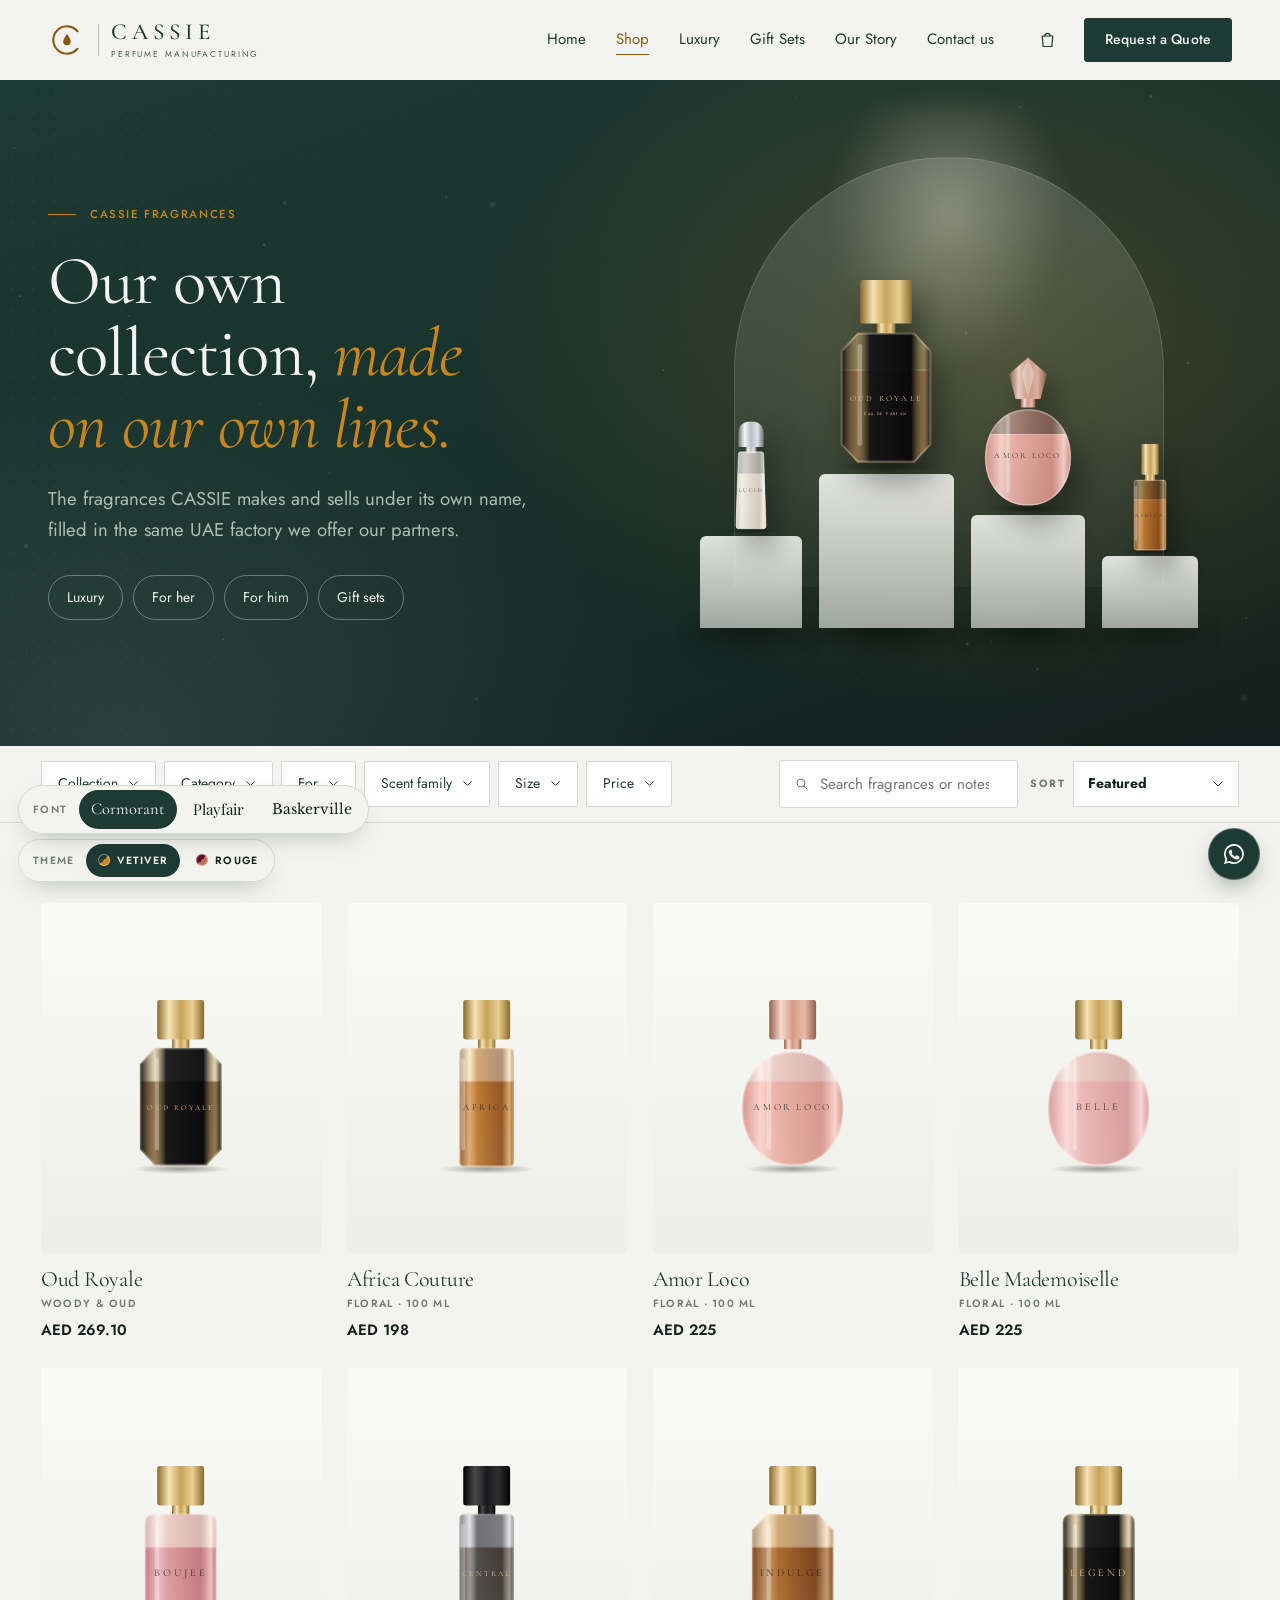
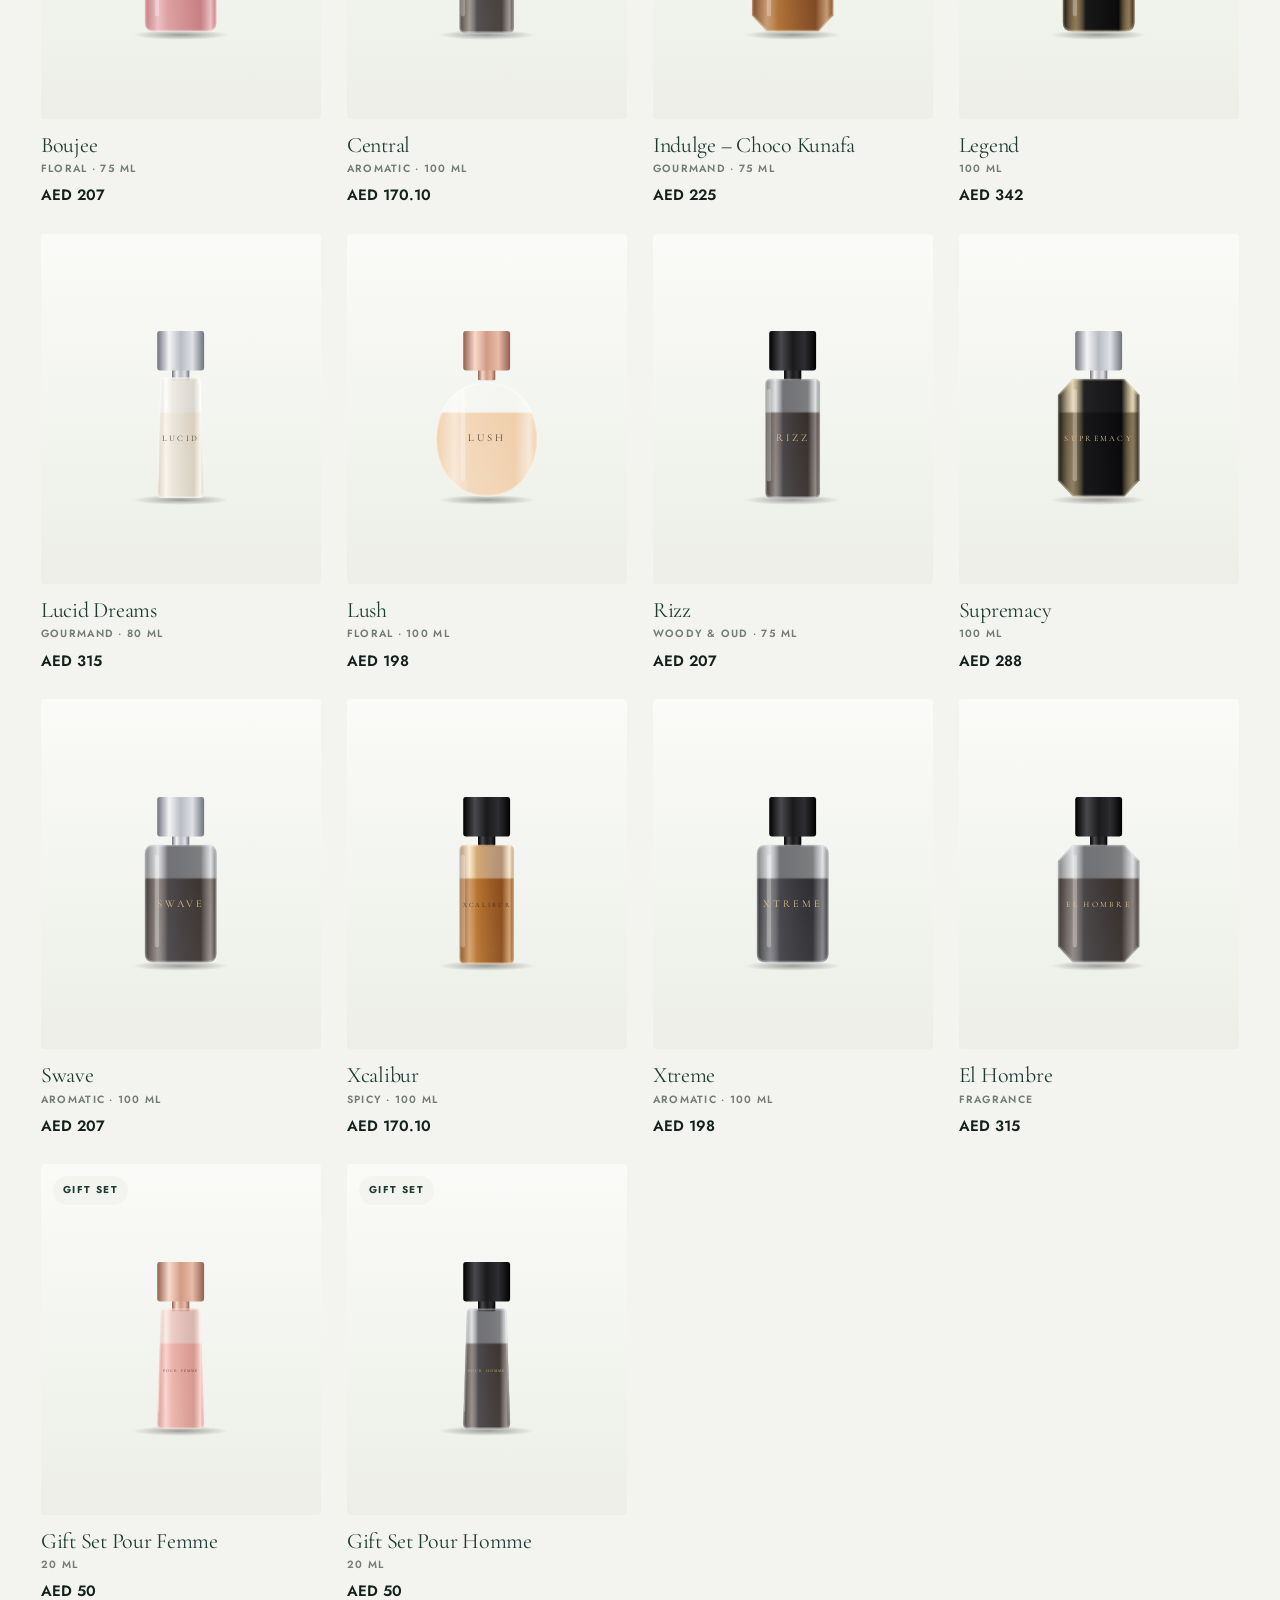
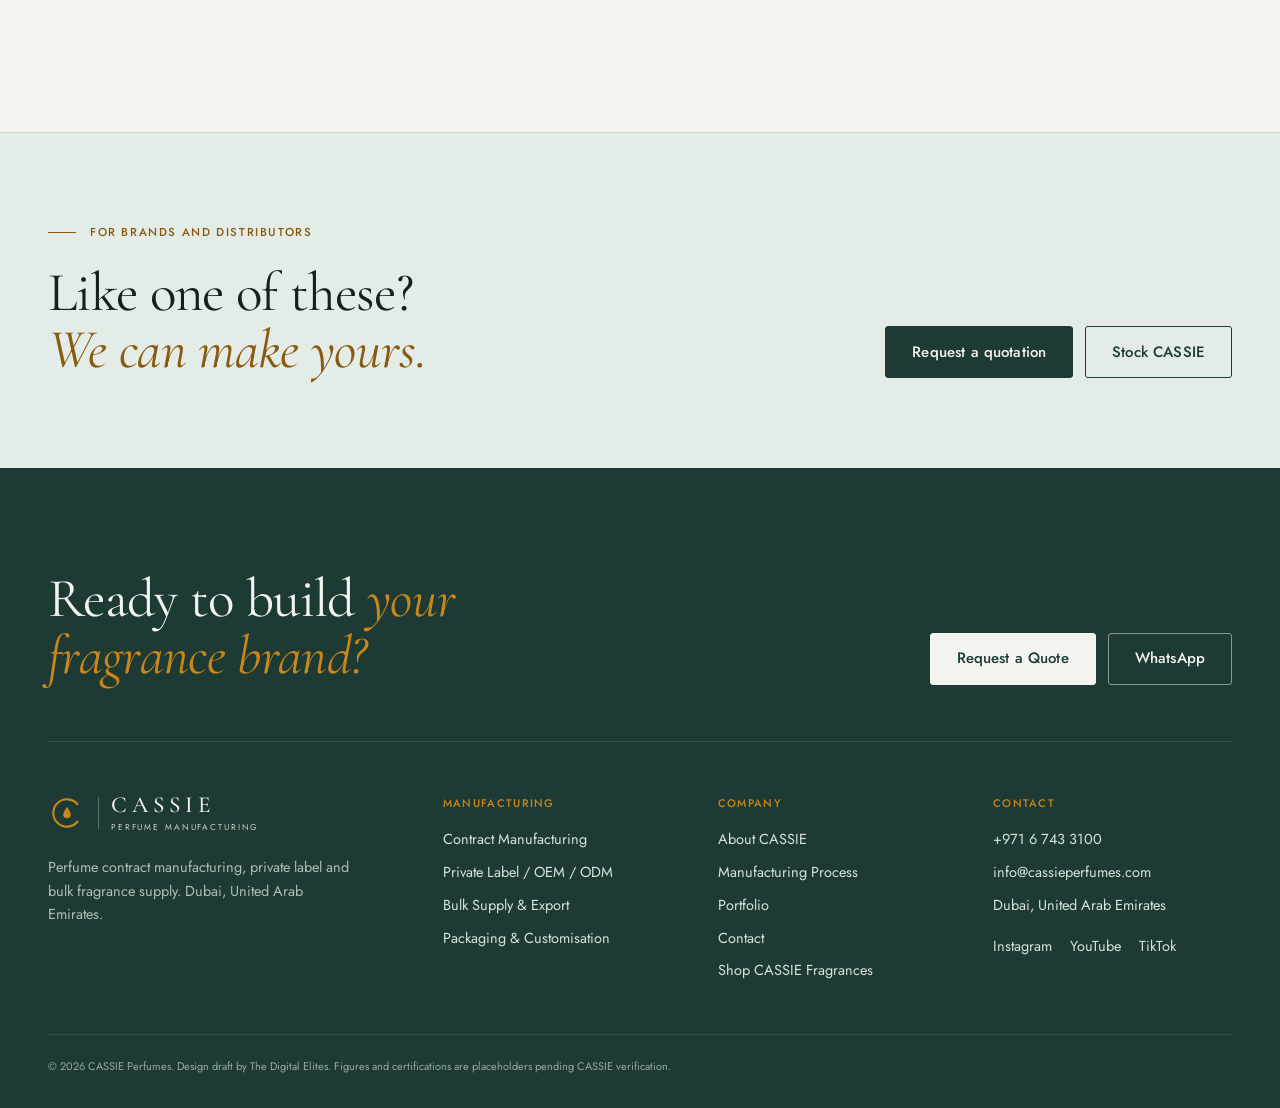
<file: shop.html>
<!doctype html>
<html lang="en">
<head>
  <meta charset="utf-8">
  <meta name="viewport" content="width=device-width, initial-scale=1">
  <title>Shop CASSIE Fragrances | Perfumes Made in the UAE</title>
  <meta name="description" content="Shop the CASSIE Fragrances collection: oud, floral, aromatic and gourmand perfumes made in our own UAE factory. Filter by family, size and price.">
  <script>try{var q=new URLSearchParams(location.search).get('theme'),t=q||localStorage.getItem('cassie-theme');if(t==='rouge')document.documentElement.setAttribute('data-theme','rouge');var f=new URLSearchParams(location.search).get('font')||localStorage.getItem('cassie-font');if(f==='playfair'||f==='baskerville')document.documentElement.setAttribute('data-font',f)}catch(e){}</script>
  <link rel="preconnect" href="https://fonts.googleapis.com">
  <link rel="preconnect" href="https://fonts.gstatic.com" crossorigin>
  <link href="https://fonts.googleapis.com/css2?family=Cormorant+Garamond:ital,wght@0,400;0,500;0,600;1,400;1,500&family=Jost:wght@300..600&family=Playfair+Display:ital,wght@0,400;0,500;0,600;1,400;1,500&family=Manrope:wght@300..700&family=Libre+Baskerville:ital,wght@0,400;0,700;1,400&family=Montserrat:wght@300..600&display=swap" rel="stylesheet">
  <link rel="stylesheet" href="style.css?v=20261020n">
</head>
<body>

<svg width="0" height="0" style="position:absolute" aria-hidden="true">
  <defs>
    <symbol id="mono" viewBox="0 0 100 100">
      <path d="M77.58 26.86 A36 36 0 1 0 77.58 73.14" fill="none" stroke="currentColor" stroke-width="5.5" stroke-linecap="round"/>
      <path d="M50 34 C50 34 60 47 60 54 A10 10 0 0 1 40 54 C40 47 50 34 50 34Z" fill="currentColor"/>
    </symbol>
    <symbol id="i-flask" viewBox="0 0 24 24"><path d="M9 3h6M10 3v6l-5 9a2 2 0 0 0 1.7 3h10.6a2 2 0 0 0 1.7-3l-5-9V3M7.5 14h9" fill="none" stroke="currentColor" stroke-width="1.5" stroke-linecap="round" stroke-linejoin="round"/></symbol>
    <symbol id="i-doc" viewBox="0 0 24 24"><path d="M6 3h8l4 4v14H6zM14 3v4h4M9 14l2 2 4-4" fill="none" stroke="currentColor" stroke-width="1.5" stroke-linecap="round" stroke-linejoin="round"/></symbol>
    <symbol id="i-trace" viewBox="0 0 24 24"><path d="M4 6h3v12H4zM9 6h1v12H9zM12 6h2v12h-2zM16 6h1v12h-1zM19 6h1v12h-1" fill="none" stroke="currentColor" stroke-width="1.5" stroke-linejoin="round"/></symbol>
    <symbol id="i-check" viewBox="0 0 24 24"><circle cx="12" cy="12" r="9" fill="none" stroke="currentColor" stroke-width="1.5"/><path d="m8 12.5 2.6 2.5L16 9.5" fill="none" stroke="currentColor" stroke-width="1.5" stroke-linecap="round" stroke-linejoin="round"/></symbol>
    <symbol id="i-leaf" viewBox="0 0 24 24"><path d="M5 19c0-8 5-13 14-14 0 9-5 14-13 14M5 19l7-7" fill="none" stroke="currentColor" stroke-width="1.5" stroke-linecap="round" stroke-linejoin="round"/></symbol>
    <symbol id="i-ship" viewBox="0 0 24 24"><path d="M3 15h18l-2 5H5zM6 15V9h12v6M9 9V5h6v4" fill="none" stroke="currentColor" stroke-width="1.5" stroke-linejoin="round"/></symbol>
    <path id="wave" d="M-20 40 C 80 10, 170 70, 270 40 S 470 10, 570 40 S 770 70, 870 40 S 1070 10, 1170 40"/>
  </defs>
</svg>


<!-- ============ HEADER ============ -->
<header class="site-header" id="top">
  <nav class="nav">
    <a href="index.html" class="lockup" aria-label="CASSIE Perfumes home">
      <svg class="lockup-mono" aria-hidden="true"><use href="#mono"/></svg>
      <span class="lockup-rule"></span>
      <span class="lockup-text"><span class="lockup-word">CASSIE</span><span class="lockup-desc">Perfume manufacturing</span></span>
    </a>
    <ul class="nav-links">
      <li><a href="index.html">Home</a></li>
      <li><a href="shop.html" aria-current="page">Shop</a></li>
      <li><a href="index.html#packaging">Luxury</a></li>
      <li><a href="index.html#samples">Gift Sets</a></li>
      <li><a href="index.html#atelier">Our Story</a></li>
      <li><a href="index.html#rfq">Contact us</a></li>
      <li class="nav-links-cta"><a href="index.html#rfq" class="btn btn-primary">Request a Quote</a></li>
    </ul>
    <div class="nav-tools">
      <a href="shop.html" class="nav-icon" aria-label="Shop bag"><svg viewBox="0 0 24 24" aria-hidden="true"><path d="M6 8h12l-1 12H7L6 8Z"/><path d="M9 8a3 3 0 0 1 6 0"/></svg></a>
      <a href="index.html#rfq" class="btn btn-primary nav-cta">Request a Quote</a>
    </div>
    <button class="burger" aria-label="Open menu" aria-expanded="false"><span></span><span></span></button>
  </nav>
</header>

<main>

<!-- ============ SHOP HERO ============ -->
<section class="shop-hero" data-mist="ambient">
  <div class="shop-hero-copy">
    <p class="eyebrow reveal">CASSIE Fragrances</p>
    <h1 class="reveal">Our own collection, <em>made on our own lines.</em></h1>
    <p class="page-lede reveal">The fragrances CASSIE makes and sells under its own name, filled in the same UAE factory we offer our partners.</p>
    <div class="shop-hero-links reveal">
      <a href="?collection=Luxury">Luxury</a><a href="?for=Her">For her</a><a href="?for=Him">For him</a><a href="?category=Gift%20set">Gift sets</a>
    </div>
  </div>
  <div class="shop-hero-scene" aria-hidden="true">
    <div class="scene-arch"></div>
    <div class="scene-light"></div>
    <div class="scene-plinth p1"><div class="scene-bottle" data-bottle='{"shape":"slim","glass":"frosted","capColor":"silver","cap":"dome","label":"LUCID","liquid":"#e8d6b0"}'></div></div>
    <div class="scene-plinth p2"><div class="scene-bottle" data-bottle='{"shape":"facet","glass":"noir","capColor":"gold","cap":"block","label":"OUD ROYALE","sub":"EAU DE PARFUM","liquid":"#3a1d0c"}'></div></div>
    <div class="scene-plinth p3"><div class="scene-bottle" data-bottle='{"shape":"orb","glass":"rose","capColor":"rosegold","cap":"crystal","label":"AMOR LOCO","liquid":"#f1b4a8"}'></div></div>
    <div class="scene-plinth p4"><div class="scene-bottle" data-bottle='{"shape":"column","glass":"amber","capColor":"gold","cap":"tall","label":"AFRICA","liquid":"#b06a2a"}'></div></div>
  </div>
</section>

<!-- ============ CATALOGUE ============ -->
<section class="catalogue" id="catalogue">
  <div class="fbar" id="filters">
    <div class="fbar-row">
      <div class="fbar-drops" aria-label="Filters">
      <div class="fdrop">
        <button type="button" class="fdrop-btn" aria-expanded="false" aria-controls="drop-collection">Collection<em data-badge="collection"></em><svg viewBox="0 0 24 24" aria-hidden="true"><path d="M6 9l6 6 6-6"/></svg></button>
        <div class="fdrop-panel" id="drop-collection" role="group" aria-label="Collection"><div data-filter="collection"></div></div>
      </div>
      <div class="fdrop">
        <button type="button" class="fdrop-btn" aria-expanded="false" aria-controls="drop-category">Category<em data-badge="category"></em><svg viewBox="0 0 24 24" aria-hidden="true"><path d="M6 9l6 6 6-6"/></svg></button>
        <div class="fdrop-panel" id="drop-category" role="group" aria-label="Category"><div data-filter="category"></div></div>
      </div>
      <div class="fdrop">
        <button type="button" class="fdrop-btn" aria-expanded="false" aria-controls="drop-for">For<em data-badge="for"></em><svg viewBox="0 0 24 24" aria-hidden="true"><path d="M6 9l6 6 6-6"/></svg></button>
        <div class="fdrop-panel" id="drop-for" role="group" aria-label="For"><div data-filter="for"></div></div>
      </div>
      <div class="fdrop">
        <button type="button" class="fdrop-btn" aria-expanded="false" aria-controls="drop-family">Scent family<em data-badge="family"></em><svg viewBox="0 0 24 24" aria-hidden="true"><path d="M6 9l6 6 6-6"/></svg></button>
        <div class="fdrop-panel" id="drop-family" role="group" aria-label="Scent family"><div data-filter="family"></div></div>
      </div>
      <div class="fdrop">
        <button type="button" class="fdrop-btn" aria-expanded="false" aria-controls="drop-size">Size<em data-badge="size"></em><svg viewBox="0 0 24 24" aria-hidden="true"><path d="M6 9l6 6 6-6"/></svg></button>
        <div class="fdrop-panel" id="drop-size" role="group" aria-label="Size"><div data-filter="size"></div></div>
      </div>
      <div class="fdrop">
        <button type="button" class="fdrop-btn" aria-expanded="false" aria-controls="drop-price">Price<em data-badge="max"></em><svg viewBox="0 0 24 24" aria-hidden="true"><path d="M6 9l6 6 6-6"/></svg></button>
        <div class="fdrop-panel" id="drop-price" role="group" aria-label="Price">
          <label class="price-range"><span>Up to <b id="priceOut">AED 350</b></span><input type="range" id="priceMax" min="50" max="350" step="10" value="350"></label>
        </div>
      </div>
        <button type="button" class="text-link fbar-clear" id="clearFilters" hidden>Clear all</button>
      </div>
      <div class="fbar-tools">
        <label class="search"><span class="sr-only">Search fragrances</span><input type="search" id="shopSearch" placeholder="Search fragrances or notes"></label>
        <label class="sort"><span>Sort</span><select id="shopSort">
          <option value="featured">Featured</option>
          <option value="price-asc">Price, low to high</option>
          <option value="price-desc">Price, high to low</option>
          <option value="name">Name, A to Z</option>
        </select></label>
      </div>
    </div>
  </div>

  <div class="results">
    <div class="results-meta"><p class="count" id="resultCount" aria-live="polite"></p><div class="chips-active" id="activeChips"></div></div>
    <div class="product-grid" id="productGrid"></div>
    <div class="empty" id="emptyState" hidden>
      <p>No fragrance matches those filters.</p>
      <button type="button" class="btn btn-ghost" id="emptyClear">Clear filters</button>
    </div>
  </div>
</section>

<!-- ============ B2B BAND ============ -->
<section class="shop-b2b">
  <div>
    <p class="eyebrow">For brands and distributors</p>
    <h2 class="reveal">Like one of these? <em>We can make yours.</em></h2>
  </div>
  <div class="shop-b2b-ctas">
    <a href="index.html#rfq" class="btn btn-primary">Request a quotation</a>
    <a href="contact.html?topic=distributor" class="btn btn-ghost">Stock CASSIE</a>
  </div>
</section>

</main>


<!-- ============ FOOTER ============ -->
<footer class="footer" id="contact">
  <div class="footer-cta">
    <h2>Ready to build <em>your fragrance brand?</em></h2>
    <div class="footer-btns"><a href="index.html#rfq" class="btn btn-light">Request a Quote</a><a href="https://wa.me/97167433100" class="btn btn-outline-light" target="_blank" rel="noopener">WhatsApp</a></div>
  </div>
  <div class="footer-grid">
    <div>
      <a href="index.html" class="lockup lockup-light" aria-label="CASSIE Perfumes home">
        <svg class="lockup-mono" aria-hidden="true"><use href="#mono"/></svg>
        <span class="lockup-rule"></span>
        <span class="lockup-text"><span class="lockup-word">CASSIE</span><span class="lockup-desc">Perfume manufacturing</span></span>
      </a>
      <p>Perfume contract manufacturing, private label and bulk fragrance supply. Dubai, United Arab Emirates.</p>
    </div>
    <div>
      <h6>Manufacturing</h6>
      <a href="index.html#services">Contract Manufacturing</a><a href="index.html#services">Private Label / OEM / ODM</a><a href="index.html#services">Bulk Supply &amp; Export</a><a href="index.html#packaging">Packaging &amp; Customisation</a>
    </div>
    <div>
      <h6>Company</h6>
      <a href="about.html">About CASSIE</a><a href="index.html#process">Manufacturing Process</a><a href="index.html#portfolio">Portfolio</a><a href="contact.html">Contact</a><a href="shop.html">Shop CASSIE Fragrances</a>
    </div>
    <div>
      <h6>Contact</h6>
      <a href="tel:+97167433100">+971 6 743 3100</a>
      <a href="mailto:info@cassieperfumes.com">info@cassieperfumes.com</a>
      <span>Dubai, United Arab Emirates</span>
      <div class="socials"><a href="https://instagram.com/cassieperfumes">Instagram</a><a href="https://www.youtube.com/@cassieperfumes">YouTube</a><a href="https://www.tiktok.com/@cassieperfumes">TikTok</a></div>
    </div>
  </div>
  <p class="legal">© 2026 CASSIE Perfumes. Design draft by The Digital Elites. Figures and certifications are placeholders pending CASSIE verification.</p>
</footer>

<a href="https://wa.me/97167433100" class="wa-float" target="_blank" rel="noopener" aria-label="Chat on WhatsApp">
  <svg viewBox="0 0 24 24" width="24" height="24" fill="currentColor"><path d="M12 2a10 10 0 0 0-8.6 15.1L2 22l5-1.3A10 10 0 1 0 12 2zm0 18.2a8.2 8.2 0 0 1-4.2-1.1l-.3-.2-3 .8.8-2.9-.2-.3A8.2 8.2 0 1 1 12 20.2zm4.5-6.1c-.2-.1-1.5-.7-1.7-.8s-.4-.1-.6.1-.7.8-.8 1-.3.2-.5.1a6.7 6.7 0 0 1-3.3-2.9c-.2-.4.2-.4.7-1.3.1-.2 0-.3 0-.4l-.8-1.8c-.2-.5-.4-.4-.6-.4h-.5a1 1 0 0 0-.7.3 3 3 0 0 0-.9 2.2 5.2 5.2 0 0 0 1.1 2.7 11.8 11.8 0 0 0 4.5 4c1.7.7 2.3.8 3.2.6a2.7 2.7 0 0 0 1.8-1.3 2.2 2.2 0 0 0 .1-1.3c0-.1-.2-.2-.5-.3z"/></svg>
</a>

<script src="bottle.js?v=20261020n"></script>
<script src="main.js?v=20261020n"></script>
<script src="mist.js?v=20261020n"></script>
<script src="products.js?v=20261020n"></script>
<script src="shop.js?v=20261020n"></script>
</body>
</html>
</file>
<file: style.css>
/* ==========================================================================
   CASSIE Perfumes — Website Draft 1
   Draft 1's own structure and copy, styled by the rules of the CASSIE brand book:
   - Colour: Porcelain ground (~60%), Vetiver (~25%), Mist (~10%), Saffron (~5%).
     Ink for body text, never pure black. Saffron Deep for accent text on light.
   - Type: Cormorant Garamond display (italic for one phrase of emphasis), Jost for text
     and for spaced capitals on labels, codes and data.
   - Themes: Vetiver (default) and Rouge Atelier, swapped by the theme switch (data-theme on <html>).
   - Elements: open-C monogram lockup, formula tags, 1.5px line icons on a 24px grid,
     and a canvas perfume-spray mist in place of the scent trail lines.
   - Motion: diffuse, don't perform. 10px fade-in, 240ms interface, 600ms reveals,
     spray puffs from the hero bottle, nothing with reduced motion.
   ========================================================================== */

:root {
  --vetiver: #1E3A34;
  --vetiver-2: #17302A;
  --ink: #14201D;
  --ink-soft: #3C4A45;
  --porcelain: #F3F4EF;
  --mist: #D5E3DC;
  --mist-2: #E4ECE7;
  --stone: #737B76;
  --saffron: #C9861A;
  --saffron-deep: #8A5A10;
  --white: #FFFFFF;
  --line: #D3D8D0;
  --muted: #56615B;
  --warn-bg: #F6EBD6;
  --warn-fg: #6E470C;
  --error: #9A4B45;
  --g1a: #FAFBF8; --g1b: #ECEEE7; --g3a: #E6E5DF; --g3b: #D6D5CD;
  --vetiver-rgb: 30, 58, 52;
  --ink-rgb: 20, 32, 29;
  --porcelain-rgb: 243, 244, 239;
  --mist-rgb: 213, 227, 220;
  --mist2-rgb: 228, 236, 231;
  --saffron-rgb: 201, 134, 26;
  --line-dark: rgba(var(--mist-rgb), .16);
  --on-dark: rgba(var(--mist-rgb), .78);
  /* read by mist.js: droplet rim and the cloud tint on pale grounds */
  --spray-rim: 30, 58, 52;
  --spray-haze: 176, 200, 189;

  --f-display: "Cormorant Garamond", "Cormorant", Garamond, Georgia, serif;
  --f-text: "Jost", "Futura", "Helvetica Neue", Arial, sans-serif;
  --f-mono: "Jost", "Futura", "Helvetica Neue", Arial, sans-serif;

  --frame: 1240px;
  --gutter: 20px;
  --pad: max(var(--gutter), calc((100% - var(--frame)) / 2));
  --section: clamp(80px, 10vw, 140px);
  --r: 4px;
  --r-btn: 3px;
  --r-ctl: 3px;
  --r-tile: 4px;
  --ease: cubic-bezier(.2, .7, .2, 1);
  --chev: url("data:image/svg+xml,%3Csvg xmlns='http://www.w3.org/2000/svg' viewBox='0 0 24 24'%3E%3Cpath d='m6 9 6 6 6-6' fill='none' stroke='%231E3A34' stroke-width='1.5' stroke-linecap='round'/%3E%3C/svg%3E");
}
/* Rouge Atelier: oxblood for authority, pearl and blush grounds, rose-copper accents */
:root[data-theme="rouge"] {
  --vetiver: #5E0F24;
  --vetiver-2: #4C0B1D;
  --ink: #2E1023;
  --ink-soft: #4A2A38;
  --porcelain: #FBF6F5;
  --mist: #F4DEDA;
  --mist-2: #F8E9E6;
  --stone: #7A4E5A;
  --saffron: #B9735D;
  --saffron-deep: #87483A;
  --line: #EAD3CF;
  --muted: #6B4E58;
  --warn-bg: #F6E0D6;
  --warn-fg: #7A3A28;
  --error: #A3262F;
  --g1a: #FFFBFA; --g1b: #F6E8E5; --g3a: #EBC9C3; --g3b: #DDB3AC;
  --vetiver-rgb: 94, 15, 36;
  --ink-rgb: 46, 16, 35;
  --porcelain-rgb: 251, 246, 245;
  --mist-rgb: 244, 222, 218;
  --mist2-rgb: 248, 233, 230;
  --saffron-rgb: 185, 115, 93;
  --spray-rim: 94, 15, 36;
  --spray-haze: 226, 190, 184;
  --r: 16px;
  --r-btn: 999px;
  --r-ctl: 999px;
  --r-tile: 22px;
  --chev: url("data:image/svg+xml,%3Csvg xmlns='http://www.w3.org/2000/svg' viewBox='0 0 24 24'%3E%3Cpath d='m6 9 6 6 6-6' fill='none' stroke='%235E0F24' stroke-width='1.5' stroke-linecap='round'/%3E%3C/svg%3E");
}
@media (min-width: 900px) { :root { --gutter: 48px; } }

/* ---------- Base ---------- */
* { box-sizing: border-box; margin: 0; padding: 0; }
html { scroll-behavior: smooth; scroll-padding-top: 96px; -webkit-text-size-adjust: 100%; }
body { background: var(--porcelain); color: var(--ink); font-family: var(--f-text); font-size: 17px; line-height: 1.65; overflow-x: clip; -webkit-font-smoothing: antialiased; }
a { color: inherit; text-decoration: none; }
img, svg { display: block; max-width: 100%; }
button, input, textarea, select { font: inherit; color: inherit; }
:focus-visible { outline: 2px solid var(--saffron-deep); outline-offset: 3px; }
[hidden] { display: none !important; }

h1, h2, h3, h4 { font-family: var(--f-display); font-weight: 400; letter-spacing: -.012em; line-height: 1.04; text-wrap: balance; }
h1 { font-size: clamp(44px, 5.6vw, 84px); }
h2 { font-size: clamp(36px, 4.3vw, 62px); }
h3 { font-size: clamp(27px, 2.5vw, 36px); font-weight: 500; line-height: 1.1; }
h4 { font-size: 23px; font-weight: 500; line-height: 1.2; letter-spacing: -.01em; }
h1 em, h2 em { font-style: italic; color: var(--saffron-deep); }
p { max-width: 62ch; }

.eyebrow { display: flex; align-items: center; gap: 14px; font-family: var(--f-mono); font-size: 11.5px; font-weight: 500; letter-spacing: .14em; text-transform: uppercase; color: var(--saffron-deep); margin-bottom: 22px; }
.eyebrow::before { content: ""; width: 28px; height: 1px; background: currentColor; }

.formula-tag { display: inline-flex; font-family: var(--f-mono); font-size: 10.5px; letter-spacing: .08em; text-transform: uppercase; border: 1px solid currentColor; border-radius: 2px; overflow: hidden; color: var(--vetiver); white-space: nowrap; }
.formula-tag span { padding: 3px 8px; }
.formula-tag span + span { border-left: 1px solid currentColor; }

.tbc { font-family: var(--f-mono); font-size: 11px; letter-spacing: .02em; background: var(--warn-bg); color: var(--warn-fg); padding: 2px 7px; border-radius: 3px; white-space: nowrap; }

/* Perfume spray mist (mist.js) */
.mist-canvas { position: absolute; inset: 0; width: 100%; height: 100%; pointer-events: none; z-index: 3; }

/* ---------- Buttons ---------- */
.btn { display: inline-flex; align-items: center; justify-content: center; min-height: 52px; padding: 0 26px; border: 1px solid var(--vetiver); border-radius: var(--r-btn); font-size: 15px; font-weight: 500; letter-spacing: .01em; line-height: 1.1; text-align: center; cursor: pointer; transition: transform .24s var(--ease), background-color .24s var(--ease), color .24s var(--ease), border-color .24s var(--ease); }
.btn:hover { transform: translateY(-2px); }
.btn:active { transform: none; }
.btn-primary { background: var(--vetiver); color: var(--porcelain); }
.btn-primary:hover { background: var(--vetiver-2); }
.btn-ghost { background: transparent; color: var(--vetiver); }
.btn-ghost:hover { background: var(--vetiver); color: var(--porcelain); }
.btn-light { background: var(--porcelain); border-color: var(--porcelain); color: var(--vetiver); }
.btn-outline-light { background: transparent; border-color: rgba(var(--porcelain-rgb), .5); color: var(--porcelain); }
.btn-outline-light:hover { border-color: var(--porcelain); }


/* ---------- Header ---------- */
.site-header { position: sticky; top: 0; z-index: 60; background: rgba(var(--porcelain-rgb), .95); backdrop-filter: blur(10px); }
.nav { display: flex; align-items: center; gap: 32px; height: 80px; padding: 0 var(--pad); border-bottom: 1px solid transparent; transition: border-color .24s var(--ease), height .24s var(--ease); }
.site-header.scrolled .nav { border-bottom-color: var(--line); height: 68px; }
.lockup { display: flex; align-items: center; gap: 12px; color: var(--vetiver); margin-right: auto; }
.lockup-mono { width: 38px; height: 38px; color: var(--saffron-deep); flex: none; }
.lockup-rule { width: 1px; height: 32px; background: currentColor; opacity: .3; }
.lockup-text { display: grid; line-height: 1; }
.lockup-word { font-family: var(--f-display); font-weight: 500; font-size: 23px; letter-spacing: .22em; }
.lockup-desc { font-family: var(--f-mono); font-size: 8.5px; letter-spacing: .22em; text-transform: uppercase; margin-top: 6px; opacity: .8; }
.lockup-light { color: var(--porcelain); }
.lockup-light .lockup-mono { color: var(--saffron); }
.nav-links { display: flex; align-items: center; gap: 30px; list-style: none; font-size: 15px; }
.nav-links a:not(.btn) { color: var(--vetiver); position: relative; }
.nav-links a:not(.btn)::after { content: ""; position: absolute; left: 0; right: 0; bottom: -5px; height: 1px; background: var(--saffron-deep); transform: scaleX(0); transform-origin: left; transition: transform .24s var(--ease); }
.nav-links a:not(.btn):hover::after { transform: scaleX(1); }
.nav-links-cta { display: none; }
.nav-cta { min-height: 44px; padding: 0 20px; font-size: 14px; }
.nav-tools { display: flex; align-items: center; gap: 14px; }
.nav-icon { display: grid; place-items: center; width: 44px; height: 44px; border-radius: var(--r-ctl); color: var(--vetiver); transition: background-color .24s var(--ease); }
.nav-icon:hover { background: rgba(var(--vetiver-rgb), .07); }
.nav-icon svg { width: 21px; height: 21px; fill: none; stroke: currentColor; stroke-width: 1.4; stroke-linejoin: round; stroke-linecap: round; }
.burger { display: none; width: 44px; height: 44px; border: 1px solid var(--line); border-radius: 3px; background: transparent; cursor: pointer; flex-direction: column; justify-content: center; align-items: center; gap: 5px; }
.burger span { width: 18px; height: 1.5px; background: var(--vetiver); transition: transform .24s var(--ease); }
.burger[aria-expanded="true"] span:first-child { transform: translateY(3.25px) rotate(45deg); }
.burger[aria-expanded="true"] span:last-child { transform: translateY(-3.25px) rotate(-45deg); }

/* ---------- Hero ---------- */
.hero { display: grid; grid-template-columns: minmax(0, 1fr) minmax(0, 1fr); gap: clamp(24px, 4vw, 64px); align-items: center; padding: clamp(20px, 3vw, 40px) var(--pad) clamp(24px, 3vw, 40px); }
.hero h1 { font-size: clamp(40px, 4.6vw, 72px); }
.hero h1 { margin-bottom: 20px; }
.hero-lede { font-size: clamp(17px, 1.45vw, 20px); color: var(--ink-soft); max-width: 46ch; }
.hero-ctas { display: flex; flex-wrap: wrap; gap: 12px; margin-top: 28px; }
.hero-stage { position: relative; aspect-ratio: 1 / 1; height: min(calc(100vh - 330px), 600px); min-height: 360px; width: auto; max-width: 100%; justify-self: center; }
.hb { position: absolute; z-index: 1; filter: drop-shadow(18px 22px 22px rgba(var(--vetiver-rgb), .16)); }
.hb-1 { width: 28%; left: 0; bottom: 6%; }
.hb-2 { width: 56%; left: 22%; bottom: 2%; z-index: 2; }
.hb-3 { width: 30%; right: 0; bottom: 5%; }
.hero-tag { position: absolute; z-index: 4; right: 0; top: 4%; background: rgba(var(--porcelain-rgb), .7); }
/* the stage has no panel now, so the mist fades out before the stage edge instead of being cut off */
.hero-stage .mist-canvas { -webkit-mask-image: linear-gradient(90deg, transparent 0, #000 24%); mask-image: linear-gradient(90deg, transparent 0, #000 24%); }

/* ---------- Stats ---------- */
.stats { display: grid; grid-template-columns: repeat(4, minmax(0, 1fr)); margin: 0 var(--pad); border-top: 1px solid var(--line); border-bottom: 1px solid var(--line); }
.stat { padding: 30px 28px 30px 0; min-width: 0; }
.stat + .stat { padding-left: 28px; border-left: 1px solid var(--line); }
.stat-n { display: flex; align-items: baseline; font-family: var(--f-display); font-weight: 300; font-size: clamp(40px, 4vw, 58px); line-height: 1; color: var(--vetiver); font-variant-numeric: tabular-nums lining-nums; }
.stat-n span { color: var(--saffron-deep); }
.stat p { margin-top: 12px; font-size: 14px; color: var(--muted); line-height: 1.5; max-width: 26ch; }
.stats-note { grid-column: 1 / -1; display: flex; align-items: center; gap: 10px; font-size: 12.5px; color: var(--muted); padding: 0 0 18px; max-width: none; }

/* ---------- Services ---------- */
.services { display: grid; grid-template-columns: minmax(0, .9fr) minmax(0, 1.3fr); gap: clamp(40px, 6vw, 96px); padding: var(--section) var(--pad); }
.services-head { position: sticky; top: 120px; align-self: start; }
.services-head h2 { margin-bottom: 22px; }
.services-head > p:not(.eyebrow) { color: var(--muted); font-size: 18px; }
.service-list { list-style: none; border-top: 1px solid var(--line); }
.service { display: grid; grid-template-columns: 64px minmax(0, 1fr); column-gap: 12px; padding: 34px 0 36px; border-bottom: 1px solid var(--line); }
.service .num { grid-row: span 3; font-family: var(--f-mono); font-size: 12px; letter-spacing: .08em; color: var(--saffron-deep); padding-top: 10px; }
.service h3 { margin-bottom: 12px; color: var(--vetiver); }
.service p { color: var(--muted); font-size: 16px; }
.service ul { display: flex; flex-wrap: wrap; gap: 8px 22px; list-style: none; margin-top: 16px; font-family: var(--f-mono); font-size: 11.5px; letter-spacing: .04em; color: var(--vetiver); }
.service ul li { display: flex; align-items: center; gap: 8px; }
.service ul li::before { content: ""; width: 10px; height: 1px; background: var(--saffron-deep); }

/* ---------- Process ---------- */
.process { position: relative; overflow: hidden; background: var(--vetiver); color: var(--porcelain); padding: var(--section) var(--pad); }
.process .eyebrow { color: var(--saffron); }
.process h2 em { color: var(--saffron); }
.process-head { max-width: 720px; margin-bottom: clamp(48px, 6vw, 80px); }
.process-track { position: relative; }
/* runs from the centre of the first circle to the centre of the last, behind the circles */
.process-line { position: absolute; left: 22px; right: calc((100% - 5 * 24px) / 6 - 22px); top: 22px; height: 1px; background: var(--line-dark); }
.process-line i { position: absolute; left: 0; top: 0; height: 100%; width: 0; background: var(--saffron); transition: width 1.8s var(--ease); }
.process.in .process-line i { width: 100%; }
.process-steps { display: grid; grid-template-columns: repeat(6, minmax(0, 1fr)); gap: 24px; list-style: none; }
.step { min-width: 0; }
.step span { position: relative; z-index: 1; display: grid; place-items: center; width: 44px; height: 44px; border-radius: 50%; background: var(--vetiver); border: 1px solid rgba(var(--saffron-rgb), .7); color: var(--saffron); font-family: var(--f-mono); font-size: 12px; margin-bottom: 26px; }
.step h4 { color: var(--porcelain); margin-bottom: 10px; }
.step p { font-size: 14.5px; color: var(--on-dark); line-height: 1.55; }

/* ---------- Packaging configurator ---------- */
.packaging { display: grid; grid-template-columns: minmax(0, 1.05fr) minmax(0, 1fr); min-height: calc(100vh - 68px); }
.pack-stage { position: sticky; top: 68px; height: calc(100vh - 68px); display: flex; flex-direction: column; align-items: center; justify-content: center; background: linear-gradient(180deg, var(--mist-2), var(--mist)); overflow: hidden; }
.pack-render { position: relative; width: min(28vw, 360px); filter: drop-shadow(20px 26px 26px rgba(var(--vetiver-rgb), .18)); }
.pack-render.swap { animation: swap .5s var(--ease); }
@keyframes swap { from { opacity: .25; transform: translateY(10px); } to { opacity: 1; transform: none; } }
.pack-caption { position: relative; margin-top: 30px; font-family: var(--f-mono); font-size: 11px; letter-spacing: .08em; text-transform: uppercase; color: var(--vetiver); background: var(--porcelain); border: 1px solid var(--vetiver); padding: 6px 12px; border-radius: 2px; text-align: center; }
.pack-panel { display: flex; flex-direction: column; justify-content: center; padding: clamp(36px, 5vh, 64px) clamp(24px, 5vw, 88px); }
.pack-panel h2 { font-size: clamp(34px, 3.4vw, 54px); }
.pack-panel > .btn { align-self: flex-start; }
.pack-intro { color: var(--muted); font-size: 16px; margin: 16px 0 26px; max-width: 46ch; }
.brand-fields { display: grid; grid-template-columns: 1.3fr 1fr; gap: 12px; margin-bottom: 20px; }
.brand-fields label { display: flex; flex-direction: column; gap: 8px; margin: 0; }
.brand-fields span { font-family: var(--f-mono); font-size: 11px; font-weight: 500; letter-spacing: .12em; text-transform: uppercase; color: var(--saffron-deep); }
.brand-fields input { font-family: var(--f-display); font-size: 22px; letter-spacing: .14em; text-transform: uppercase; color: var(--vetiver); background: var(--white); border: 1px solid var(--line); border-radius: var(--r-ctl); height: 52px; padding: 0 14px; width: 100%; transition: border-color .24s var(--ease), box-shadow .24s var(--ease); }
.brand-fields input:focus { outline: none; border-color: var(--vetiver); box-shadow: 0 0 0 3px rgba(var(--vetiver-rgb), .12); }
.brand-fields input::placeholder { color: rgba(var(--vetiver-rgb), .35); }
#packSub { font-family: var(--f-text); font-size: 14px; letter-spacing: .18em; }
@media (max-width: 560px) { .brand-fields { grid-template-columns: 1fr; } }
.opt-group { margin-bottom: 18px; }
.opt-group h5 { font-family: var(--f-mono); font-size: 11px; font-weight: 500; letter-spacing: .12em; text-transform: uppercase; color: var(--saffron-deep); margin-bottom: 10px; }
.opts { display: flex; flex-wrap: wrap; gap: 8px; }
.opts button { padding: 8px 13px; border-radius: var(--r-ctl); border: 1px solid var(--line); background: var(--white); font-size: 14px; color: var(--vetiver); cursor: pointer; transition: background .24s var(--ease), color .24s var(--ease), border-color .24s var(--ease); }
.opts button:hover { border-color: var(--vetiver); }
.opts button.on { background: var(--vetiver); color: var(--porcelain); border-color: var(--vetiver); }
.swatches button { width: 34px; height: 34px; border-radius: 50%; padding: 0; background: var(--sw); border: 2px solid var(--porcelain); box-shadow: 0 0 0 1px var(--line); }
.swatches button:hover { box-shadow: 0 0 0 1px var(--vetiver); }
.swatches button.on { background: var(--sw); border-color: var(--porcelain); box-shadow: 0 0 0 2px var(--vetiver); }


/* ---------- Portfolio ---------- */
.portfolio { padding: var(--section) var(--pad); }
.port-head { display: flex; justify-content: space-between; align-items: flex-end; gap: 32px; flex-wrap: wrap; margin-bottom: clamp(40px, 5vw, 60px); }
.port-head > div { max-width: 720px; }
.port-head > p:not(.eyebrow) { color: var(--muted); max-width: 34ch; }
.port-grid { display: grid; grid-template-columns: repeat(4, minmax(0, 1fr)); gap: 20px; }
.port { min-width: 0; }
.port-art { aspect-ratio: 3 / 4; border-radius: var(--r); display: grid; place-items: center; overflow: hidden; transition: transform .24s var(--ease); }
.port-art svg { width: 50%; filter: drop-shadow(14px 18px 16px rgba(var(--vetiver-rgb), .16)); }
.g-porcelain { background: linear-gradient(180deg, var(--g1a), var(--g1b)); border: 1px solid var(--line); }
.g-mist { background: linear-gradient(180deg, var(--mist-2), var(--mist)); }
.g-stone { background: linear-gradient(180deg, var(--g3a), var(--g3b)); }
.port figcaption { display: grid; gap: 6px; padding-top: 16px; }
.port figcaption .formula-tag { justify-self: start; color: var(--saffron-deep); margin-bottom: 4px; }
.port figcaption b { font-family: var(--f-display); font-weight: 400; font-size: 20px; line-height: 1.2; color: var(--vetiver); }
.port figcaption > span:last-child { font-size: 13.5px; color: var(--muted); }

/* ---------- RFQ ---------- */
.rfq { display: grid; grid-template-columns: minmax(0, 1fr) minmax(0, 1.2fr); gap: clamp(36px, 6vw, 96px); padding: var(--section) var(--pad); background: var(--mist-2); }
.rfq-side h2 { margin-bottom: 22px; max-width: 14ch; }
.rfq-side > p:not(.eyebrow) { color: var(--muted); font-size: 18px; }
.rfq-assure { list-style: none; margin-top: 32px; display: grid; gap: 12px; border-top: 1px solid var(--line); padding-top: 24px; }
.rfq-assure li { position: relative; padding-left: 24px; font-size: 15px; }
.rfq-assure li::before { content: ""; position: absolute; left: 0; top: .8em; width: 12px; height: 1px; background: var(--saffron-deep); }
.rfq-assure a { color: var(--saffron-deep); font-weight: 500; text-decoration: underline; text-underline-offset: 3px; }
.rfq-form { background: var(--white); border: 1px solid var(--line); border-radius: var(--r); padding: clamp(22px, 3vw, 40px); min-width: 0; box-shadow: 0 30px 60px -40px rgba(var(--ink-rgb), .35); }
.rfq-progress { height: 1px; background: var(--line); margin-bottom: 14px; overflow: hidden; }
.rfq-progress i { display: block; height: 100%; background: var(--saffron); transition: width .5s var(--ease); }
.rfq-steps-label { display: flex; justify-content: space-between; gap: 8px; list-style: none; font-family: var(--f-mono); font-size: 11px; letter-spacing: .1em; text-transform: uppercase; color: var(--stone); margin-bottom: 28px; }
.rfq-steps-label li.on { color: var(--vetiver); }
.rfq-step { border: 0; display: none; animation: swap .5s var(--ease); }
.rfq-step.on { display: block; }
.rfq-step h5 { font-size: 14px; font-weight: 500; margin-bottom: 10px; }
.rfq-form label { display: grid; gap: 6px; font-size: 14px; font-weight: 500; margin-bottom: 16px; min-width: 0; }
.rfq-form input:not([type=checkbox]), .rfq-form select, .rfq-form textarea { width: 100%; padding: 12px 14px; border: 1px solid var(--line); border-radius: 3px; background: var(--porcelain); font-size: 16px; font-weight: 400; outline: none; transition: border-color .24s var(--ease), box-shadow .24s var(--ease), background-color .24s var(--ease); }
.rfq-form select { appearance: none; background-image: var(--chev); background-repeat: no-repeat; background-position: right 12px center; background-size: 16px; padding-right: 40px; }
.rfq-form input:focus, .rfq-form select:focus, .rfq-form textarea:focus { border-color: var(--vetiver); background-color: var(--white); box-shadow: 0 0 0 3px rgba(var(--vetiver-rgb), .1); }
.rfq-form textarea { min-height: 96px; resize: vertical; }
.rfq-form .invalid { border-color: var(--error) !important; }
.row2 { display: grid; grid-template-columns: minmax(0, 1fr) minmax(0, 1fr); gap: 14px; }
.chips { display: flex; flex-wrap: wrap; gap: 8px; margin-bottom: 18px; }
.chips label { display: inline-flex; margin: 0; font-size: 14px; font-weight: 400; border: 1px solid var(--line); border-radius: var(--r-ctl); padding: 8px 13px; background: var(--porcelain); color: var(--vetiver); cursor: pointer; transition: background .24s var(--ease), color .24s var(--ease); }
.chips input { display: none; }
.chips label:has(input:checked) { background: var(--vetiver); color: var(--porcelain); border-color: var(--vetiver); }
.check { display: flex !important; gap: 10px; align-items: center; font-weight: 400 !important; }
.check input { accent-color: var(--vetiver); width: 16px; height: 16px; }
.rfq-nav { display: flex; justify-content: space-between; gap: 12px; margin-top: 8px; }
.rfq-nav #rfqNext { margin-left: auto; }
.rfq-done { text-align: center; padding: 28px 8px; }
.rfq-done h3 { margin-bottom: 8px; color: var(--vetiver); }
.rfq-done p { color: var(--muted); font-size: 15px; margin: 0 auto; }

/* ---------- Footer ---------- */
.footer { position: relative; overflow: hidden; background: var(--vetiver); color: var(--mist); padding: clamp(64px, 8vw, 104px) var(--pad) 32px; }
.footer-cta { display: flex; justify-content: space-between; align-items: flex-end; gap: 28px; flex-wrap: wrap; padding-bottom: 56px; border-bottom: 1px solid var(--line-dark); }
.footer-cta h2 { color: var(--porcelain); max-width: 16ch; }
.footer-cta h2 em { color: var(--saffron); }
.footer-btns { display: flex; gap: 12px; flex-wrap: wrap; }
.footer-grid { display: grid; grid-template-columns: 1.5fr 1fr 1fr 1fr; gap: 36px; padding: 52px 0; }
.footer-grid > div { display: grid; align-content: start; gap: 9px; font-size: 14.5px; min-width: 0; }
.footer-grid p { opacity: .78; margin-top: 14px; max-width: 34ch; }
.footer h6 { font-family: var(--f-mono); font-size: 11px; font-weight: 500; letter-spacing: .12em; text-transform: uppercase; color: var(--saffron); margin-bottom: 6px; }
.footer-grid a { transition: color .24s var(--ease); }
.footer-grid a:hover { color: var(--porcelain); }
.socials { display: flex; gap: 18px; flex-wrap: wrap; margin-top: 8px; }
.legal { border-top: 1px solid var(--line-dark); padding-top: 22px; font-family: var(--f-mono); font-size: 11px; opacity: .65; max-width: none; }

.wa-float { position: fixed; right: 20px; bottom: 20px; z-index: 80; width: 52px; height: 52px; border-radius: 50%; background: var(--vetiver); color: var(--porcelain); border: 1px solid rgba(var(--porcelain-rgb), .25); display: grid; place-items: center; box-shadow: 0 10px 24px -8px rgba(var(--ink-rgb), .5); transition: transform .24s var(--ease); }
.wa-float:hover { transform: translateY(-2px); }

/* Reveal */
.reveal { opacity: 0; transform: translateY(10px); transition: opacity .6s var(--ease), transform .6s var(--ease); transition-delay: var(--d, 0s); }
.reveal.in { opacity: 1; transform: none; }
@media (prefers-reduced-motion: reduce) {
  html { scroll-behavior: auto; }
  .reveal { opacity: 1; transform: none; transition: none; }
  .process-line i { width: 100%; }
  *, *::before, *::after { animation: none !important; transition: none !important; }
}

/* ---------- Inside the atelier ---------- */
.atelier { padding: var(--section) var(--pad); }
.atelier-head, .kitspec-head { max-width: 760px; margin-bottom: clamp(36px, 4vw, 56px); }
.atelier-head h2 { margin-bottom: 18px; }
.atelier-head > p:not(.eyebrow) { color: var(--muted); font-size: 18px; max-width: 52ch; }
.mood { display: grid; grid-template-columns: repeat(12, minmax(0, 1fr)); gap: clamp(10px, 1.4vw, 18px); }
.tile { position: relative; grid-column: span 4; margin: 0; border-radius: var(--r-tile); overflow: hidden; background: var(--mist); }
.tile.w8 { grid-column: span 8; }
.tile.w6 { grid-column: span 6; }
.tile img { width: 100%; height: 100%; object-fit: cover; transition: transform 1.4s var(--ease); }
.tile figcaption b i { font-style: normal; color: var(--saffron-deep); margin-right: 8px; }
.tile:hover img, .tile:focus-within img { transform: scale(1.04); }
.tile figcaption { position: absolute; left: 14px; right: 14px; bottom: 14px; display: flex; justify-content: space-between; align-items: flex-end; gap: 10px; }
.tile figcaption b { font-family: var(--f-mono); font-size: 10.5px; font-weight: 700; letter-spacing: .16em; text-transform: uppercase; color: var(--vetiver); background: rgba(var(--porcelain-rgb), .92); padding: 7px 12px; border-radius: 999px; white-space: nowrap; }
.tile figcaption span { max-width: 60%; font-size: 13px; line-height: 1.4; color: var(--porcelain); background: rgba(var(--ink-rgb), .6); padding: 7px 11px; border-radius: 10px; opacity: 0; transform: translateY(8px); transition: opacity .5s var(--ease), transform .5s var(--ease); }
.tile:hover figcaption span, .tile:focus-within figcaption span { opacity: 1; transform: none; }
.tile:focus-visible { outline-offset: 4px; }

/* ---------- Sample kit & spec sheet ---------- */
.kitspec { padding: var(--section) var(--pad); background: var(--mist-2); }
.kitspec-grid { display: grid; grid-template-columns: minmax(0, 7fr) minmax(0, 5fr); gap: clamp(16px, 2vw, 28px); align-items: stretch; }
.kcard { display: flex; flex-direction: column; background: var(--white); border: 1px solid var(--line); border-radius: var(--r-tile); overflow: hidden; }
.kcard-art { background: var(--mist); }
.kcard-art img { width: 100%; height: auto; }
.kcard-meta { padding: clamp(22px, 2.6vw, 34px); display: grid; gap: 14px; align-content: start; flex: 1; }
.kcard-meta h3 { font-family: var(--f-mono); font-size: 13px; font-weight: 700; letter-spacing: .16em; text-transform: uppercase; color: var(--vetiver); }
.kcard-meta ul { list-style: none; display: grid; gap: 8px; }
.kcard-meta li { position: relative; padding-left: 22px; color: var(--muted); font-size: 15.5px; line-height: 1.5; }
.kcard-meta li::before { content: ""; position: absolute; left: 0; top: .75em; width: 12px; height: 1px; background: var(--saffron-deep); }
.kcard-meta .btn { justify-self: start; margin-top: 8px; }
.kcard-sheet { display: grid; place-items: center; padding: clamp(18px, 3vw, 36px); background: linear-gradient(180deg, var(--porcelain), var(--mist-2)); flex: 1; }
.sheet { width: 100%; max-width: 380px; background: var(--white); color: var(--ink); padding: 26px 26px 18px; box-shadow: 0 24px 50px -30px rgba(var(--ink-rgb), .45), 0 0 0 1px rgba(var(--vetiver-rgb), .06); transform: rotate(-1.2deg); transition: transform .6s var(--ease); }
.kcard:hover .sheet { transform: rotate(0deg) translateY(-4px); }
.sheet-hd { display: flex; justify-content: space-between; align-items: flex-end; padding-bottom: 10px; border-bottom: 1px solid var(--vetiver); margin-bottom: 16px; }
.sheet-logo { font-family: var(--f-display); font-size: 22px; letter-spacing: .28em; color: var(--vetiver); }
.sheet-code { font-family: var(--f-mono); font-size: 8.5px; font-weight: 700; letter-spacing: .14em; text-transform: uppercase; color: var(--saffron-deep); text-align: right; line-height: 1.5; }
.sheet h4 { font-family: var(--f-display); font-size: 26px; color: var(--vetiver); line-height: 1.1; }
.sheet h4 em { font-style: italic; color: var(--saffron-deep); }
.sheet-fam { font-family: var(--f-mono); font-size: 9px; font-weight: 700; letter-spacing: .16em; text-transform: uppercase; color: var(--stone); margin: 6px 0 14px; }
.sheet-pyr { display: grid; grid-template-columns: 96px minmax(0, 1fr); gap: 14px; align-items: center; margin-bottom: 14px; }
.sheet-pyr .py1 { fill: var(--vetiver); }
.sheet-pyr .py2 { fill: var(--vetiver); opacity: .75; }
.sheet-pyr .py3 { fill: var(--saffron); opacity: .8; }
.sheet-pyr .pyt { font-family: var(--f-mono); font-size: 7px; font-weight: 700; letter-spacing: .12em; fill: var(--porcelain); text-anchor: middle; }
.sheet dl { display: grid; gap: 4px; font-size: 11.5px; line-height: 1.35; }
.sheet dt { font-family: var(--f-mono); font-size: 8px; font-weight: 700; letter-spacing: .14em; text-transform: uppercase; color: var(--saffron-deep); }
.sheet table { width: 100%; border-collapse: collapse; font-size: 10.5px; }
.sheet td { padding: 6px 0; border-bottom: 1px solid var(--line); vertical-align: top; }
.sheet td:first-child { font-family: var(--f-mono); font-size: 8px; font-weight: 700; letter-spacing: .12em; text-transform: uppercase; color: var(--vetiver); width: 34%; padding-right: 8px; }
.sheet .tbc { font-size: 8.5px; padding: 1px 6px; }
.sheet-ft { display: flex; justify-content: space-between; gap: 8px; margin-top: 12px; font-size: 7.5px; color: var(--stone); }

/* ---------- Theme switch ---------- */
.theme-switch { position: fixed; left: 18px; bottom: 18px; z-index: 90; display: flex; align-items: center; gap: 4px; padding: 4px; background: rgba(var(--porcelain-rgb), .92); backdrop-filter: blur(8px); border: 1px solid var(--line); border-radius: 999px; box-shadow: 0 10px 26px -12px rgba(var(--ink-rgb), .35); font-family: var(--f-mono); font-size: 10.5px; font-weight: 600; letter-spacing: .12em; text-transform: uppercase; }
.theme-switch > span { padding: 0 8px 0 10px; color: var(--stone); }
.theme-switch button { display: inline-flex; align-items: center; gap: 7px; border: 0; background: transparent; color: var(--ink); padding: 8px 12px; border-radius: 999px; cursor: pointer; letter-spacing: inherit; text-transform: inherit; font-weight: inherit; transition: background-color .3s var(--ease), color .3s var(--ease); }
.theme-switch button i { width: 12px; height: 12px; border-radius: 50%; box-shadow: inset 0 0 0 1px rgba(255, 255, 255, .4); }
.theme-switch [data-theme-set="vetiver"] i { background: linear-gradient(135deg, #1E3A34 50%, #C9861A 50%); }
.theme-switch [data-theme-set="rouge"] i { background: linear-gradient(135deg, #5E0F24 50%, #B9735D 50%); }
.theme-switch button[aria-pressed="true"] { background: var(--vetiver); color: var(--porcelain); }
.theme-switch.font-switch { bottom: 66px; }
.font-switch button { font-size: 15px; letter-spacing: 0; text-transform: none; font-weight: 400; padding: 6px 12px; }
.font-switch [data-font-set="cormorant"] { font-family: "Cormorant Garamond", Georgia, serif; font-size: 16.5px; }
.font-switch [data-font-set="playfair"] { font-family: "Playfair Display", Georgia, serif; }
.font-switch [data-font-set="baskerville"] { font-family: "Libre Baskerville", Georgia, serif; font-size: 14px; }
body, .site-header, .process, .kitspec, .marquee span { transition: background-color .5s var(--ease), color .5s var(--ease); }


/* ---------- Motion ---------- */
/* Side sprays sit behind the section's content */
[data-mist="side"] { position: relative; isolation: isolate; }
[data-mist="side"] > .mist-canvas { z-index: -1; }

/* Headlines rise word by word */
.split.reveal { opacity: 1; transform: none; }
.split .w { display: inline-block; overflow: hidden; vertical-align: top; padding: 0 .07em .1em 0; margin: 0 -.07em -.1em 0; }
.split .w > span { display: inline-block; transform: translateY(110%); transition: transform .95s var(--ease); transition-delay: calc(var(--i) * 55ms + 80ms); }
.split.in .w > span { transform: none; }

/* Scroll progress */
.scroll-progress { position: absolute; left: 0; right: 0; bottom: -1px; height: 2px; pointer-events: none; }
.scroll-progress i { display: block; height: 100%; background: var(--saffron); transform: scaleX(0); transform-origin: left; }

/* Hero bottles float and lean toward the pointer */
.hb { transform: translate(calc(var(--mx, 0) * var(--depth) * 1px), calc(var(--my, 0) * var(--depth) * .6px)); transition: transform .8s var(--ease); }
.hb-1 { --depth: 18; }
.hb-2 { --depth: 10; }
.hb-3 { --depth: 26; }
.hb svg { animation: float 7s ease-in-out infinite; }
.hb-1 svg { animation-duration: 8s; animation-delay: -2s; }
.hb-3 svg { animation-duration: 9s; animation-delay: -5s; }
@keyframes float { 0%, 100% { transform: translateY(0); } 50% { transform: translateY(-9px); } }
.hero-tag { animation: float 10s ease-in-out infinite -3s; }

/* Notes marquee */
.marquee { overflow: hidden; padding: clamp(28px, 4vw, 48px) 0; border-bottom: 1px solid var(--line); }
.marquee-track { display: flex; width: max-content; animation: marquee 48s linear infinite; }
.marquee:hover .marquee-track { animation-play-state: paused; }
.marquee-track > div { display: flex; align-items: center; }
.marquee span { font-family: var(--f-display); font-size: clamp(40px, 6vw, 84px); line-height: 1; letter-spacing: -.01em; color: var(--vetiver); padding: 0 clamp(18px, 2.4vw, 34px); white-space: nowrap; transition: color .3s var(--ease); }
.marquee span.it { font-style: italic; color: var(--saffron-deep); }
.marquee span:hover { color: var(--saffron); }
.marquee i { flex: none; width: 9px; height: 13px; background: var(--saffron); border-radius: 50% 50% 50% 50% / 62% 62% 38% 38%; opacity: .7; }
@keyframes marquee { to { transform: translateX(-50%); } }

/* Services: a wash of mist sweeps in behind the row */
.service { position: relative; isolation: isolate; }
.service::before { content: ""; position: absolute; inset: 0 -20px; z-index: -1; background: linear-gradient(90deg, var(--mist-2), rgba(var(--mist2-rgb), 0)); transform: scaleX(0); transform-origin: left; transition: transform .5s var(--ease); }
.service:hover::before { transform: scaleX(1); }
.service h3, .service .num { transition: transform .4s var(--ease), color .3s var(--ease); }
.service:hover h3 { transform: translateX(8px); }
.service:hover .num { color: var(--saffron); }

/* Process: each step lights up as the line reaches it */
.step span { transition: border-color .5s var(--ease); transition-delay: calc(var(--n, 0) * .3s + .25s); }
/* the saffron tint sits on its own layer so the circle stays opaque and hides the line behind it */
.step span::before { content: ""; position: absolute; inset: 0; border-radius: 50%; background: rgba(var(--saffron-rgb), .16); opacity: 0; transition: opacity .5s var(--ease); transition-delay: inherit; }
.process.in .step span { border-color: var(--saffron); animation: ring 1.2s var(--ease) both; animation-delay: calc(var(--n, 0) * .3s + .25s); }
.process.in .step span::before { opacity: 1; }
@keyframes ring { from { box-shadow: 0 0 0 0 rgba(var(--saffron-rgb), .55); } to { box-shadow: 0 0 0 16px rgba(var(--saffron-rgb), 0); } }
.step h4 { transition: color .3s var(--ease); }
.step:hover h4 { color: var(--saffron); }


/* Portfolio: cards unveil upward, then tilt under the pointer with a light sweep */
.port-art { position: relative; clip-path: inset(100% 0 0 0 round var(--r)); transform: perspective(900px) rotateX(var(--rx, 0deg)) rotateY(var(--ry, 0deg)); transition: clip-path 1.1s var(--ease) var(--d, 0s), transform .5s var(--ease); }
.port.in .port-art { clip-path: inset(0 0 0 0 round var(--r)); }
.port-art svg { transition: transform .6s var(--ease); }
.port:hover .port-art svg { transform: translateY(-10px) scale(1.03); }
.port-art::after { content: ""; position: absolute; inset: 0; background: radial-gradient(60% 50% at var(--sx, 50%) 30%, rgba(255, 255, 255, .5), rgba(255, 255, 255, 0) 70%); opacity: 0; transition: opacity .4s var(--ease); pointer-events: none; }
.port:hover .port-art::after { opacity: 1; }

/* Primary buttons catch the light */
.btn-primary { position: relative; overflow: hidden; }
.btn-primary::after { content: ""; position: absolute; top: 0; bottom: 0; left: -60%; width: 40%; background: linear-gradient(100deg, rgba(255, 255, 255, 0), rgba(255, 255, 255, .22), rgba(255, 255, 255, 0)); transform: skewX(-18deg); transition: left .7s var(--ease); }
.btn-primary:hover::after { left: 120%; }
@media (prefers-reduced-motion: reduce) {
  .port-art { clip-path: none; transform: none; }
  .hb { transform: none; }
}


/* ---------- Responsive ---------- */
@media (max-width: 1120px) {
  .mood { grid-template-columns: repeat(2, minmax(0, 1fr)); }
  .tile, .tile.w6 { grid-column: span 1; }
  .tile.w8 { grid-column: span 2; }
  .kitspec-grid { grid-template-columns: minmax(0, 1fr); }
  .nav-links { position: absolute; top: 100%; left: 0; right: 0; flex-direction: column; align-items: stretch; gap: 0; background: var(--porcelain); border-bottom: 1px solid var(--line); padding: 8px var(--gutter) 22px; transform: translateY(-8px); opacity: 0; visibility: hidden; transition: opacity .24s var(--ease), transform .24s var(--ease), visibility .24s; }
  .nav-links.open { opacity: 1; transform: none; visibility: visible; }
  .nav-links li { border-bottom: 1px solid var(--line); }
  .nav-links a:not(.btn) { display: block; padding: 15px 0; font-size: 17px; }
  .nav-links a:not(.btn)::after { display: none; }
  .nav-links .nav-links-cta { display: block; border: 0; padding-top: 18px; }
  .nav-links-cta .btn { width: 100%; }
  .nav-cta { display: none; }
  .burger { display: flex; }
  .process-steps { grid-template-columns: repeat(3, minmax(0, 1fr)); row-gap: 48px; }
  .process-line { display: none; }
  .port-grid { grid-template-columns: repeat(2, minmax(0, 1fr)); }
}
@media (max-width: 900px) {
  .hero { grid-template-columns: minmax(0, 1fr); }
  .hero-stage { height: auto; width: 100%; min-height: 0; max-height: 560px; }
  .stats { grid-template-columns: repeat(2, minmax(0, 1fr)); }
  .stat:nth-child(3) { padding-left: 0; border-left: 0; }
  .stat:nth-child(n+3) { border-top: 1px solid var(--line); }
  .services { grid-template-columns: minmax(0, 1fr); }
  .services-head { position: static; }
  .packaging { grid-template-columns: minmax(0, 1fr); min-height: 0; }
  .pack-stage { position: relative; top: 0; height: auto; padding: 56px 20px 40px; }
  .pack-render { width: min(54vw, 250px); }
  .rfq { grid-template-columns: minmax(0, 1fr); }
  .footer-grid { grid-template-columns: repeat(2, minmax(0, 1fr)); }
}
@media (max-width: 600px) {
  .mood { grid-template-columns: minmax(0, 1fr); }
  .tile, .tile.w6, .tile.w8 { grid-column: span 1; }
  .tile figcaption span { opacity: 1; transform: none; max-width: 100%; }
  .tile figcaption { flex-direction: column; align-items: flex-start; }
  .theme-switch > span { display: none; }
  .theme-switch { bottom: 14px; left: 12px; }
  .font-switch { bottom: 62px; left: 12px; }
  .lockup-desc, .lockup-rule { display: none; }
  .hero-ctas .btn { flex: 1 1 100%; }
  .stat-n { font-size: 38px; }
  .stat, .stat + .stat { padding: 22px 14px 22px 0; }
  .stat:nth-child(even) { padding-left: 16px; }
  .service { grid-template-columns: minmax(0, 1fr); }
  .service .num { grid-row: auto; padding: 0 0 8px; }
  .process-steps { grid-template-columns: minmax(0, 1fr); row-gap: 36px; }
  .port-grid { gap: 14px; }
  .port figcaption b { font-size: 17px; }
  .row2 { grid-template-columns: minmax(0, 1fr); gap: 0; }
  .rfq-steps-label { font-size: 10px; }
  .footer-grid { grid-template-columns: minmax(0, 1fr); }
}

/* ==========================================================================
   Inner pages: About and Contact
   ========================================================================== */
.nav-links a[aria-current] { color: var(--saffron-deep); }
.nav-links a[aria-current]::after { transform: scaleX(1); }
.text-link { color: var(--saffron-deep); font-weight: 500; text-decoration: underline; text-decoration-thickness: 1px; text-underline-offset: 4px; transition: color .24s var(--ease); }
.text-link:hover { color: var(--vetiver); }

/* Page hero */
.page-hero { display: grid; grid-template-columns: minmax(0, 1.3fr) minmax(0, .7fr); gap: clamp(32px, 5vw, 80px); align-items: end; padding: clamp(56px, 7vw, 104px) var(--pad) clamp(56px, 7vw, 96px); border-bottom: 1px solid var(--line); }
.page-hero h1 { margin-bottom: 26px; }
.page-lede { font-size: clamp(17px, 1.45vw, 20px); color: var(--ink-soft); max-width: 52ch; }
.page-hero-art { position: relative; aspect-ratio: 1; background: linear-gradient(180deg, var(--mist-2), var(--mist)); border-radius: var(--r); overflow: hidden; display: grid; place-items: center; }
.page-hero-mono { position: relative; width: 38%; height: auto; aspect-ratio: 1; color: var(--saffron-deep); }
.page-hero-slim { grid-template-columns: minmax(0, 1fr); }
.page-hero-slim h1 { max-width: 14ch; }

/* About: story and facts */
.story { display: grid; grid-template-columns: minmax(0, 1.1fr) minmax(0, .9fr); gap: clamp(40px, 6vw, 96px); padding: var(--section) var(--pad); align-items: start; }
.story h2 { margin-bottom: 26px; }
.story-copy > p:not(.eyebrow) { color: var(--muted); font-size: 17.5px; margin-bottom: 16px; }
.facts { background: var(--white); border: 1px solid var(--line); border-radius: var(--r); padding: 8px 28px; }
.facts div { display: grid; grid-template-columns: minmax(0, .8fr) minmax(0, 1.2fr); gap: 16px; padding: 18px 0; border-bottom: 1px solid var(--line); }
.facts div:last-child { border-bottom: 0; }
.facts dt { font-family: var(--f-mono); font-size: 11px; letter-spacing: .1em; text-transform: uppercase; color: var(--stone); padding-top: 3px; }
.facts dd { font-size: 15.5px; color: var(--vetiver); }

/* About: principles */
.principles { position: relative; background: var(--vetiver); color: var(--porcelain); padding: var(--section) var(--pad); }
.principles .eyebrow { color: var(--saffron); }
.principles h2 em { color: var(--saffron); }
.principles-head { max-width: 720px; margin-bottom: clamp(44px, 5vw, 64px); }
.principle-list { list-style: none; display: grid; grid-template-columns: repeat(4, minmax(0, 1fr)); border-top: 1px solid var(--line-dark); }
.principle-list li { padding: 30px 26px 8px 0; min-width: 0; }
.principle-list li + li { padding-left: 26px; border-left: 1px solid var(--line-dark); }
.principle-list .num { font-family: var(--f-mono); font-size: 12px; color: var(--saffron); }
.principle-list h3 { font-size: clamp(22px, 1.9vw, 26px); color: var(--porcelain); margin: 16px 0 12px; }
.principle-list p { font-size: 15px; color: var(--on-dark); }

/* About: team */
.team-section { padding: var(--section) var(--pad); }
.team-head { max-width: 720px; margin-bottom: clamp(40px, 5vw, 56px); }
.team-grid { display: grid; grid-template-columns: repeat(3, minmax(0, 1fr)); gap: 20px; }
.person { min-width: 0; }
.person-art { aspect-ratio: 4 / 5; border-radius: var(--r); display: grid; place-items: center; }
.person-art span { font-family: var(--f-display); font-weight: 300; font-size: clamp(48px, 6vw, 84px); letter-spacing: .06em; color: var(--vetiver); opacity: .55; }
.person figcaption { display: flex; justify-content: space-between; align-items: center; gap: 12px; flex-wrap: wrap; padding-top: 16px; }
.person b { font-family: var(--f-display); font-weight: 400; font-size: 22px; color: var(--vetiver); }
.person .formula-tag { color: var(--saffron-deep); }
.team-note { margin-top: 18px; font-family: var(--f-mono); font-size: 11px; color: var(--stone); }

/* About: own brand */
.shop { padding: var(--section) var(--pad); background: var(--white); border-top: 1px solid var(--line); }
.shop-head { display: flex; justify-content: space-between; align-items: flex-end; gap: 24px; flex-wrap: wrap; margin-bottom: clamp(36px, 4vw, 52px); }
.shop-head h2 { margin-bottom: 14px; }
.shop-head p:not(.eyebrow) { color: var(--muted); }
.shop-row { display: grid; grid-template-columns: repeat(4, minmax(0, 1fr)); gap: 20px; }
.product { display: grid; gap: 4px; min-width: 0; }
.p-img { aspect-ratio: 4 / 5; border-radius: var(--r); background: var(--porcelain); overflow: hidden; display: grid; place-items: center; margin-bottom: 12px; transition: transform .24s var(--ease); }
.p-img img { width: 100%; height: 100%; object-fit: cover; }
.p-img .bottle-fallback { width: 52%; }
.product:hover .p-img { transform: translateY(-2px); }
.product b { font-family: var(--f-display); font-weight: 400; font-size: 21px; color: var(--vetiver); }
.product > span { font-family: var(--f-mono); font-size: 11px; letter-spacing: .08em; text-transform: uppercase; color: var(--stone); }
.wholesale { display: flex; justify-content: space-between; align-items: center; gap: 20px; flex-wrap: wrap; margin-top: 40px; padding: 22px 26px; background: var(--mist-2); border-radius: var(--r); }
.wholesale p { font-size: 15.5px; }

/* Contact */
.contact { display: grid; grid-template-columns: minmax(0, .8fr) minmax(0, 1.2fr); gap: clamp(40px, 6vw, 96px); padding: var(--section) var(--pad); align-items: start; }
.contact-info { display: grid; border-top: 1px solid var(--line); }
.ci-block { display: grid; gap: 8px; padding: 24px 0; border-bottom: 1px solid var(--line); justify-items: start; }
.ci-block h6 { font-family: var(--f-mono); font-size: 11px; font-weight: 500; letter-spacing: .12em; text-transform: uppercase; color: var(--saffron-deep); }
.ci-block p { font-size: 16px; color: var(--vetiver); }
.ci-big { font-family: var(--f-display); font-weight: 300; font-size: clamp(24px, 2.4vw, 32px); line-height: 1.2; color: var(--vetiver); transition: color .24s var(--ease); overflow-wrap: anywhere; }
.ci-big:hover { color: var(--saffron-deep); }
.ci-wa { margin-top: 10px; min-height: 44px; }
.ci-block .socials a { color: var(--vetiver); }
.contact-form { background: var(--white); border: 1px solid var(--line); border-radius: var(--r); padding: clamp(22px, 3vw, 40px); min-width: 0; box-shadow: 0 30px 60px -40px rgba(var(--ink-rgb), .35); }
.cf-title { font-size: clamp(28px, 2.6vw, 36px); margin-bottom: 26px; }
.contact-form label { display: grid; gap: 6px; font-size: 14px; font-weight: 500; margin-bottom: 16px; min-width: 0; }
.contact-form input, .contact-form select, .contact-form textarea { width: 100%; padding: 12px 14px; border: 1px solid var(--line); border-radius: 3px; background: var(--porcelain); font-size: 16px; font-weight: 400; outline: none; transition: border-color .24s var(--ease), box-shadow .24s var(--ease), background-color .24s var(--ease); }
.contact-form select { appearance: none; background-image: var(--chev); background-repeat: no-repeat; background-position: right 12px center; background-size: 16px; padding-right: 40px; }
.contact-form input:focus, .contact-form select:focus, .contact-form textarea:focus { border-color: var(--vetiver); background-color: var(--white); box-shadow: 0 0 0 3px rgba(var(--vetiver-rgb), .1); }
.contact-form textarea { resize: vertical; min-height: 130px; }
.contact-form .invalid { border-color: var(--error) !important; }
.cf-foot { display: flex; justify-content: space-between; align-items: center; gap: 18px; flex-wrap: wrap; margin-top: 6px; }
.cf-foot p { font-size: 14px; color: var(--muted); max-width: 36ch; }
.cf-done { text-align: center; padding: 36px 8px; }
.cf-done h3 { margin-bottom: 8px; color: var(--vetiver); }
.cf-done p { color: var(--muted); font-size: 15px; margin: 0 auto; }

.routes { display: grid; grid-template-columns: repeat(3, minmax(0, 1fr)); gap: 20px; padding: 0 var(--pad) var(--section); }
.route { display: grid; gap: 12px; align-content: start; padding: 28px 26px; background: var(--mist-2); border-radius: var(--r); transition: transform .24s var(--ease), background-color .24s var(--ease); min-width: 0; }
.route:hover { transform: translateY(-2px); background: var(--mist); }
.route .formula-tag { justify-self: start; color: var(--saffron-deep); }
.route h3 { color: var(--vetiver); font-size: 26px; }
.route p { font-size: 15px; color: var(--muted); }
.route-go { font-size: 14.5px; font-weight: 500; color: var(--vetiver); margin-top: 6px; }

.faq { display: grid; grid-template-columns: minmax(0, .8fr) minmax(0, 1.2fr); gap: clamp(40px, 6vw, 96px); padding: var(--section) var(--pad); background: var(--white); border-top: 1px solid var(--line); }
.faq-list { border-top: 1px solid var(--line); }
.faq-list details { border-bottom: 1px solid var(--line); }
.faq-list summary { list-style: none; cursor: pointer; display: flex; justify-content: space-between; gap: 20px; align-items: center; padding: 22px 0; font-family: var(--f-display); font-size: clamp(20px, 1.8vw, 24px); color: var(--vetiver); }
.faq-list summary::-webkit-details-marker { display: none; }
.faq-list summary::after { content: ""; flex: none; width: 12px; height: 12px; border-right: 1px solid var(--saffron-deep); border-bottom: 1px solid var(--saffron-deep); transform: rotate(45deg) translateY(-4px); transition: transform .24s var(--ease); }
.faq-list details[open] summary::after { transform: rotate(225deg) translateY(-2px); }
.faq-list details p { padding: 0 0 24px; color: var(--muted); font-size: 16px; }

@media (max-width: 1120px) {
  .principle-list { grid-template-columns: repeat(2, minmax(0, 1fr)); }
  .principle-list li:nth-child(3) { padding-left: 0; border-left: 0; }
  .principle-list li:nth-child(n+3) { border-top: 1px solid var(--line-dark); margin-top: 24px; }
  .shop-row { grid-template-columns: repeat(2, minmax(0, 1fr)); }
}
@media (max-width: 900px) {
  .page-hero, .story, .contact, .faq { grid-template-columns: minmax(0, 1fr); }
  .page-hero-art { aspect-ratio: 16 / 9; }
  .page-hero-mono { width: 22%; }
  .team-grid { grid-template-columns: repeat(3, minmax(0, 1fr)); gap: 12px; }
  .person figcaption { display: grid; gap: 8px; justify-items: start; }
  .person b { font-size: 18px; }
  .routes { grid-template-columns: minmax(0, 1fr); }
}
@media (max-width: 600px) {
  .principle-list { grid-template-columns: minmax(0, 1fr); }
  .principle-list li, .principle-list li + li { padding: 24px 0 6px; border-left: 0; margin-top: 0; }
  .principle-list li + li { border-top: 1px solid var(--line-dark); }
  .team-grid { grid-template-columns: minmax(0, 1fr); }
  .person-art { aspect-ratio: 16 / 10; }
  .facts { padding: 4px 18px; }
  .facts div { grid-template-columns: minmax(0, 1fr); gap: 4px; }
  .shop-row { gap: 14px; }
  .product b { font-size: 18px; }
  .cf-foot .btn { width: 100%; }
}

/* ==========================================================================
   Shop and product pages
   ========================================================================== */
.sr-only { position: absolute !important; width: 1px; height: 1px; overflow: hidden; clip: rect(0 0 0 0); white-space: nowrap; }
/* Shop hero: copy on a deep ground with a lit still life of CASSIE bottles */
.shop-hero { position: relative; isolation: isolate; overflow: hidden; display: grid; grid-template-columns: minmax(0, 1fr) minmax(0, 1fr); align-items: center; gap: clamp(24px, 4vw, 64px); min-height: min(640px, calc(100vh - 80px)); padding: clamp(56px, 6vw, 88px) var(--pad); color: var(--porcelain);
  background: radial-gradient(70% 90% at 78% 40%, rgba(var(--saffron-rgb), .22), transparent 60%), radial-gradient(60% 80% at 10% 100%, rgba(var(--mist-rgb), .10), transparent 70%), linear-gradient(160deg, var(--vetiver) 0%, var(--vetiver-2) 55%, var(--ink) 100%); }
.shop-hero::before { content: ""; position: absolute; inset: 0; z-index: -1; opacity: .5; background-image: radial-gradient(rgba(var(--porcelain-rgb), .08) 1px, transparent 1px); background-size: 22px 22px; mask-image: linear-gradient(90deg, #000, transparent 60%); }
.shop-hero .eyebrow { color: var(--saffron); }
.shop-hero .eyebrow::before { background: var(--saffron); }
.shop-hero h1 { max-width: 13ch; color: var(--porcelain); font-size: clamp(44px, 5.4vw, 80px); margin-bottom: 22px; }
.shop-hero h1 em { color: var(--saffron); }
.shop-hero .page-lede { color: var(--on-dark); max-width: 44ch; }
.shop-hero-links { display: flex; flex-wrap: wrap; gap: 10px; margin-top: 30px; }
.shop-hero-links a { padding: 10px 18px; border: 1px solid rgba(var(--porcelain-rgb), .35); border-radius: 999px; font-size: 14px; color: var(--porcelain); transition: background-color .25s var(--ease), color .25s var(--ease), border-color .25s var(--ease); }
.shop-hero-links a:hover { background: var(--porcelain); color: var(--vetiver); border-color: var(--porcelain); }
.shop-hero-scene { position: relative; height: clamp(360px, 40vw, 520px); }
.scene-arch { position: absolute; left: 12%; right: 12%; top: 0; bottom: 16%; border-radius: 999px 999px 0 0; background: linear-gradient(180deg, rgba(var(--porcelain-rgb), .16), rgba(var(--porcelain-rgb), .04)); border: 1px solid rgba(var(--porcelain-rgb), .14); border-bottom: 0; }
.scene-light { position: absolute; left: 20%; right: 20%; top: -10%; height: 70%; background: radial-gradient(50% 60% at 50% 30%, rgba(255, 244, 222, .35), transparent 70%); filter: blur(10px); animation: sceneGlow 7s ease-in-out infinite alternate; }
@keyframes sceneGlow { to { opacity: .6; transform: translateX(4%); } }
.scene-plinth { position: absolute; bottom: 8%; display: flex; justify-content: center; align-items: flex-end; border-radius: 6px 6px 0 0; background: linear-gradient(180deg, rgba(var(--porcelain-rgb), .9), rgba(var(--porcelain-rgb), .62)); box-shadow: 0 30px 40px -24px rgba(0, 0, 0, .55); }
.scene-plinth::after { content: ""; position: absolute; left: -6%; right: -6%; bottom: -10px; height: 10px; background: rgba(0, 0, 0, .25); filter: blur(8px); z-index: -1; }
.scene-bottle { position: absolute; bottom: 100%; left: 50%; transform: translateX(-50%); animation: sceneFloat 6s ease-in-out infinite; }
@keyframes sceneFloat { 0%, 100% { transform: translate(-50%, 0); } 50% { transform: translate(-50%, -8px); } }
.scene-bottle svg { width: 100%; height: auto; display: block; filter: drop-shadow(10px 18px 14px rgba(0, 0, 0, .35)); }
.p1 { left: 6%; width: 18%; height: 18%; }
.p1 .scene-bottle { width: 78%; animation-delay: -1s; }
.p2 { left: 27%; width: 24%; height: 30%; }
.p2 .scene-bottle { width: 100%; animation-delay: -3s; }
.p3 { left: 54%; width: 20%; height: 22%; }
.p3 .scene-bottle { width: 92%; animation-delay: -2s; }
.p4 { left: 77%; width: 17%; height: 14%; }
.p4 .scene-bottle { width: 76%; animation-delay: -4s; }

/* Catalogue: a sticky bar of filter dropdowns over a four-up grid */
.catalogue { --pad: clamp(20px, 3.2vw, 56px); padding: 0 0 var(--section); }
.fbar { position: sticky; top: 68px; z-index: 50; background: rgba(var(--porcelain-rgb), .96); backdrop-filter: blur(10px); border-bottom: 1px solid var(--line); transition: box-shadow .3s var(--ease); }
.fbar.stuck { box-shadow: 0 14px 28px -22px rgba(var(--ink-rgb), .45); }
.fbar-row { display: flex; align-items: center; gap: 14px 20px; padding: 14px var(--pad); }
.fbar-drops { display: flex; align-items: center; gap: 8px; flex: 1 1 auto; min-width: 0; }
.fbar-tools { display: flex; align-items: center; gap: 12px; flex: 0 1 460px; }
.fdrop-btn { display: inline-flex; align-items: center; gap: 8px; white-space: nowrap; padding: 10px 14px 10px 16px; border: 1px solid var(--line); border-radius: var(--r-btn); background: var(--white); color: var(--vetiver); font-size: 14px; cursor: pointer; transition: border-color .2s var(--ease), background-color .2s var(--ease), color .2s var(--ease); }
.fdrop-btn svg { width: 15px; height: 15px; fill: none; stroke: currentColor; stroke-width: 1.6; stroke-linecap: round; stroke-linejoin: round; transition: transform .25s var(--ease); }
.fdrop-btn em { font-style: normal; font-size: 11px; font-weight: 600; min-width: 20px; height: 20px; padding: 0 6px; display: inline-grid; place-items: center; border-radius: 999px; background: var(--vetiver); color: var(--porcelain); }
.fdrop-btn em:empty { display: none; }
.fdrop-btn:hover, .fdrop.open .fdrop-btn { border-color: var(--vetiver); }
.fdrop.open .fdrop-btn svg { transform: rotate(180deg); }
.fdrop-panel { position: fixed; z-index: 70; top: 0; left: 16px; min-width: 240px; max-width: calc(100vw - 32px); padding: 14px 18px; background: var(--porcelain); border: 1px solid var(--line); border-radius: var(--r-tile); box-shadow: 0 24px 50px -24px rgba(var(--ink-rgb), .45); visibility: hidden; opacity: 0; transform: translateY(-6px); transition: opacity .2s var(--ease), transform .2s var(--ease), visibility .2s; }
.fdrop.open .fdrop-panel { visibility: visible; opacity: 1; transform: none; }
.fdrop-panel .price-range { min-width: 260px; }
.fbar-clear { background: none; border: 0; cursor: pointer; font-size: 13px; white-space: nowrap; margin-left: 4px; }
.fopt { display: flex; align-items: center; gap: 10px; padding: 7px 0; font-size: 15px; cursor: pointer; }
.fopt input { appearance: none; width: 16px; height: 16px; border: 1px solid var(--stone); border-radius: 3px; display: grid; place-items: center; cursor: pointer; transition: background-color .2s var(--ease), border-color .2s var(--ease); flex: none; }
.fopt input:checked { background: var(--vetiver); border-color: var(--vetiver); }
.fopt input:checked::after { content: ""; width: 8px; height: 4px; border: solid var(--porcelain); border-width: 0 0 1.5px 1.5px; transform: rotate(-45deg) translate(1px, -1px); }
.fopt span { flex: 1; }
.fopt em { font-style: normal; font-size: 12px; color: var(--stone); }
.price-range { display: grid; gap: 10px; font-size: 14px; }
.price-range b { font-weight: 600; color: var(--vetiver); }
.price-range input { accent-color: var(--vetiver); width: 100%; }
.results { min-width: 0; min-height: calc(100vh - 140px); padding: 0 var(--pad); }
.results-meta { display: flex; align-items: center; gap: 12px; flex-wrap: wrap; padding-top: clamp(22px, 2.4vw, 32px); }
.results-meta .count { margin: 0; }
.search { flex: 1 1 240px; }
.search input { width: 100%; padding: 11px 14px 11px 40px; border: 1px solid var(--line); border-radius: var(--r-ctl); background: var(--white) url("data:image/svg+xml,%3Csvg xmlns='http://www.w3.org/2000/svg' viewBox='0 0 24 24'%3E%3Ccircle cx='10.5' cy='10.5' r='6' fill='none' stroke='%23737B76' stroke-width='1.5'/%3E%3Cpath d='m15 15 5 5' stroke='%23737B76' stroke-width='1.5' stroke-linecap='round'/%3E%3C/svg%3E") no-repeat 14px center / 16px; font-size: 15px; }
.search input:focus { outline: none; border-color: var(--vetiver); }
.count { font-family: var(--f-mono); font-size: 11px; font-weight: 600; letter-spacing: .14em; text-transform: uppercase; color: var(--stone); }
.sort { display: flex; align-items: center; gap: 8px; font-family: var(--f-mono); font-size: 10.5px; font-weight: 700; letter-spacing: .14em; text-transform: uppercase; color: var(--stone); }
.sort select { appearance: none; padding: 10px 36px 10px 14px; border: 1px solid var(--line); border-radius: var(--r-ctl); background: var(--white) var(--chev) no-repeat right 12px center / 16px; font-family: var(--f-text); font-size: 14px; letter-spacing: 0; text-transform: none; color: var(--ink); cursor: pointer; }
.chips-active { display: flex; flex-wrap: wrap; gap: 8px; }
.chips-active button { border: 1px solid var(--line); background: var(--mist-2); color: var(--vetiver); border-radius: 999px; padding: 6px 12px; font-size: 13px; cursor: pointer; transition: background-color .2s var(--ease); }
.chips-active button:hover { background: var(--mist); }
.product-grid { display: grid; grid-template-columns: repeat(4, minmax(0, 1fr)); gap: clamp(18px, 2vw, 28px); padding-top: clamp(22px, 2.4vw, 32px); }
.pcard { display: grid; gap: 14px; min-width: 0; }
.pcard-img { position: relative; aspect-ratio: 4 / 5; border-radius: var(--r-tile); overflow: hidden; background: linear-gradient(180deg, var(--g1a), var(--g1b)); }
.pcard-img img, .pcard-img .bottle-fallback { position: absolute; inset: 0; width: 100%; height: 100%; object-fit: cover; transition: opacity .6s var(--ease), transform 1.2s var(--ease); }
.pcard-img .bottle-fallback { display: grid; place-items: center; }
.pcard-img .bottle-fallback svg { width: 44%; }
.pcard-img img.alt { opacity: 0; }
.pcard:hover .pcard-img img:not(.alt) { transform: scale(1.04); }
.pcard:hover .pcard-img img.alt { opacity: 1; }
.pcard-flag { position: absolute; left: 12px; top: 12px; z-index: 2; font-family: var(--f-mono); font-size: 10px; font-weight: 700; letter-spacing: .14em; text-transform: uppercase; background: rgba(var(--porcelain-rgb), .92); color: var(--vetiver); padding: 6px 10px; border-radius: 999px; }
.pcard-body { display: grid; gap: 2px; }
.pcard h3 { font-family: var(--f-display); font-weight: 400; font-size: 22px; line-height: 1.15; color: var(--vetiver); }
.pcard-meta { font-family: var(--f-mono); font-size: 10.5px; font-weight: 600; letter-spacing: .12em; text-transform: uppercase; color: var(--stone); }
.pcard-price { font-size: 15px; font-weight: 600; color: var(--ink); margin-top: 4px; }
.empty { padding: 60px 0; text-align: center; display: grid; gap: 16px; justify-items: center; color: var(--muted); }
.shop-b2b { display: flex; justify-content: space-between; align-items: flex-end; gap: 28px; flex-wrap: wrap; padding: clamp(56px, 7vw, 96px) var(--pad); background: var(--mist-2); border-top: 1px solid var(--line); }
.shop-b2b h2 { max-width: 18ch; }
.shop-b2b-ctas { display: flex; gap: 12px; flex-wrap: wrap; }

/* Product page: split layout, tinted gallery with a thumbnail rail, info column, story band, wear tips */
.pdp { padding: 0 0 clamp(56px, 7vw, 96px); }
.pdp-grid { display: grid; grid-template-columns: minmax(0, 1.15fr) minmax(0, 1fr); align-items: start; }
.gallery { position: sticky; top: 68px; display: grid; grid-template-columns: 76px minmax(0, 1fr); gap: 14px; height: calc(100vh - 68px); min-height: 560px; padding: 20px 20px 20px max(var(--gutter), calc((100vw - var(--frame)) / 2)); background: linear-gradient(180deg, var(--g1a), var(--g1b)); }
.gallery.single { grid-template-columns: minmax(0, 1fr); }
.gallery.single .gallery-thumbs, .gallery.single .gallery-ui { display: none; }
.gallery-thumbs { display: flex; flex-direction: column; gap: 10px; overflow-y: auto; scrollbar-width: none; }
.gallery-thumbs::-webkit-scrollbar { display: none; }
.gallery-thumbs button { flex: none; aspect-ratio: 4 / 5; padding: 0; border: 1px solid transparent; border-radius: calc(var(--r-tile) / 1.5); overflow: hidden; background: var(--white); cursor: pointer; opacity: .6; transition: opacity .2s var(--ease), border-color .2s var(--ease); }
.gallery-thumbs button[aria-selected="true"], .gallery-thumbs button:hover { opacity: 1; border-color: var(--vetiver); }
.gallery-thumbs img { width: 100%; height: 100%; object-fit: cover; }
.gallery-main { position: relative; border-radius: var(--r-tile); overflow: hidden; cursor: zoom-in; background: radial-gradient(70% 60% at 50% 40%, var(--white), transparent 75%); }
.gallery-main img, .gallery-main .bottle-fallback { width: 100%; height: 100%; object-fit: contain; transition: transform .5s var(--ease); transform-origin: var(--zx, 50%) var(--zy, 50%); animation: swap .5s var(--ease); }
.gallery-main .bottle-fallback { display: grid; place-items: center; }
.gallery-main .bottle-fallback svg { width: min(44%, 300px); filter: drop-shadow(24px 30px 30px rgba(var(--vetiver-rgb), .2)); }
.gallery-main:hover img { transform: scale(1.6); }
.gallery-ui { position: absolute; right: 36px; bottom: 36px; display: flex; align-items: center; gap: 10px; }
.gallery-ui .car-btn { background: rgba(var(--porcelain-rgb), .85); backdrop-filter: blur(6px); border-color: var(--line); }
.gallery-count { font-family: var(--f-mono); font-size: 11px; font-weight: 600; letter-spacing: .14em; color: var(--stone); margin-right: 6px; }
.pdp-info { display: grid; gap: 18px; align-content: start; padding: clamp(28px, 3.4vw, 48px) max(var(--gutter), calc((100vw - var(--frame)) / 2)) 0 clamp(28px, 4.4vw, 72px); }
.crumbs { display: flex; gap: 10px; flex-wrap: wrap; font-family: var(--f-mono); font-size: 10.5px; font-weight: 600; letter-spacing: .14em; text-transform: uppercase; color: var(--stone); margin-bottom: 6px; }
.crumbs a:hover { color: var(--vetiver); }
.crumbs span:last-child { color: var(--vetiver); }
.pdp-info .eyebrow { margin-bottom: -4px; }
.pdp-info h1 { font-size: clamp(46px, 5vw, 76px); line-height: .98; }
.pdp-line { font-family: var(--f-display); font-style: italic; font-size: clamp(21px, 1.7vw, 25px); color: var(--ink-soft); max-width: 34ch; line-height: 1.3; }
.pdp-price { font-family: var(--f-display); font-size: 34px; color: var(--vetiver); padding-bottom: 18px; border-bottom: 1px solid var(--line); }
.pdp-facts { display: grid; grid-auto-flow: column; grid-auto-columns: minmax(0, 1fr); border: 1px solid var(--line); border-radius: var(--r-tile); overflow: hidden; }
.pdp-facts div { padding: 14px 16px; display: grid; gap: 4px; }
.pdp-facts div + div { border-left: 1px solid var(--line); }
.pdp-facts dt { font-family: var(--f-mono); font-size: 10px; font-weight: 700; letter-spacing: .16em; text-transform: uppercase; color: var(--stone); }
.pdp-facts dd { font-family: var(--f-display); font-size: 19px; color: var(--vetiver); line-height: 1.2; }
.pdp-option { display: flex; align-items: center; gap: 16px; }
.pdp-option > span { font-family: var(--f-mono); font-size: 10.5px; font-weight: 700; letter-spacing: .16em; text-transform: uppercase; color: var(--saffron-deep); min-width: 40px; }
.pdp-sizes button { padding: 9px 18px; border: 1px solid var(--vetiver); border-radius: var(--r-btn); background: var(--vetiver); color: var(--porcelain); font-size: 14px; }
.pdp-buy { display: flex; gap: 10px; align-items: stretch; }
.pdp-buy .btn { flex: 1 1 auto; min-height: 54px; font-size: 15px; letter-spacing: .02em; }
.pdp-wish { width: 54px; flex: none; display: grid; place-items: center; border: 1px solid var(--line); border-radius: var(--r-btn); background: var(--white); color: var(--vetiver); cursor: pointer; transition: border-color .2s var(--ease), color .2s var(--ease); }
.pdp-wish svg { width: 21px; height: 21px; fill: none; stroke: currentColor; stroke-width: 1.5; stroke-linejoin: round; transition: fill .2s var(--ease); }
.pdp-wish:hover { border-color: var(--vetiver); }
.pdp-wish[aria-pressed="true"] svg { fill: var(--saffron); stroke: var(--saffron-deep); }
.qty { display: inline-flex; align-items: center; border: 1px solid var(--line); border-radius: var(--r-btn); background: var(--white); }
.qty button { width: 42px; height: 52px; border: 0; background: transparent; font-size: 18px; color: var(--vetiver); cursor: pointer; }
.qty input { width: 36px; border: 0; text-align: center; font-size: 16px; background: transparent; -moz-appearance: textfield; }
.qty input::-webkit-outer-spin-button, .qty input::-webkit-inner-spin-button { -webkit-appearance: none; }
.pdp-toast { padding: 12px 16px; border-radius: var(--r); background: var(--vetiver); color: var(--porcelain); font-size: 14.5px; animation: swap .4s var(--ease); }
.pdp-assure { list-style: none; display: grid; gap: 10px; padding: 18px 0 4px; font-size: 14.5px; color: var(--ink-soft); }
.pdp-assure li { display: flex; align-items: center; gap: 12px; }
.pdp-assure svg { width: 20px; height: 20px; flex: none; fill: none; stroke: var(--saffron-deep); stroke-width: 1.4; stroke-linecap: round; stroke-linejoin: round; }
.pdp-acc { border-top: 1px solid var(--line); padding: 16px 0; }
.pdp-acc:last-of-type { border-bottom: 1px solid var(--line); }
.pdp-acc summary { cursor: pointer; list-style: none; display: flex; justify-content: space-between; font-family: var(--f-display); font-size: 21px; color: var(--vetiver); }
.pdp-acc summary::-webkit-details-marker { display: none; }
.pdp-acc summary::after { content: "+"; font-family: var(--f-text); color: var(--saffron-deep); transition: transform .3s var(--ease); }
.pdp-acc[open] summary::after { transform: rotate(45deg); }
.pdp-acc p { margin-top: 12px; color: var(--muted); font-size: 16px; line-height: 1.65; }
.reviews { display: grid; grid-template-columns: minmax(0, .7fr) minmax(0, 1.3fr); gap: clamp(32px, 5vw, 80px); padding: clamp(64px, 8vw, 112px) var(--pad); border-top: 1px solid var(--line); }
.reviews-summary { display: grid; gap: 18px; align-content: start; }
.rv-score { display: flex; align-items: center; gap: 18px; }
.rv-score > b { font-family: var(--f-display); font-weight: 400; font-size: clamp(64px, 6vw, 88px); line-height: .9; color: var(--vetiver); }
.rv-score > div { display: grid; gap: 6px; }
.rv-score small { font-size: 14px; color: var(--muted); }
.stars { --r: 5; --star: url("data:image/svg+xml,%3Csvg xmlns='http://www.w3.org/2000/svg' viewBox='0 0 24 24'%3E%3Cpath d='M12 2.8l2.8 5.9 6.4.8-4.7 4.4 1.2 6.3L12 17.1l-5.7 3.1 1.2-6.3-4.7-4.4 6.4-.8z'/%3E%3C/svg%3E"); display: inline-block; width: 100px; height: 18px; background: linear-gradient(90deg, var(--saffron) calc(var(--r) / 5 * 100%), rgba(var(--vetiver-rgb), .18) 0); -webkit-mask: var(--star) left / 20px 18px repeat-x; mask: var(--star) left / 20px 18px repeat-x; }
.rv-bars { list-style: none; display: grid; gap: 8px; max-width: 320px; }
.rv-bars li { display: grid; grid-template-columns: 14px minmax(0, 1fr) 26px; align-items: center; gap: 12px; font-size: 13px; color: var(--stone); }
.rv-bars i { height: 6px; border-radius: 6px; background: rgba(var(--vetiver-rgb), .1); position: relative; overflow: hidden; }
.rv-bars i::after { content: ""; position: absolute; inset: 0 auto 0 0; width: var(--w); background: var(--vetiver); border-radius: 6px; }
.rv-bars em { font-style: normal; text-align: right; }
.reviews-summary .btn { justify-self: start; }
.rv-note { font-size: 13px; }
.rv-head h2 { margin-bottom: clamp(22px, 2.4vw, 32px); }
.rv-grid { display: grid; grid-template-columns: repeat(3, minmax(0, 1fr)); gap: 16px; }
.rv-card { display: flex; flex-direction: column; gap: 12px; padding: 24px 22px; border: 1px solid var(--line); border-radius: var(--r-tile); background: var(--white); }
.rv-card .stars { width: 80px; height: 14px; -webkit-mask-size: 16px 14px; mask-size: 16px 14px; }
.rv-card h3 { font-size: 23px; color: var(--vetiver); }
.rv-card p { font-size: 15.5px; color: var(--ink-soft); line-height: 1.6; }
.rv-card footer { margin-top: auto; display: flex; justify-content: space-between; gap: 8px; padding-top: 12px; border-top: 1px solid var(--line); font-size: 13.5px; }
.rv-card footer b { font-weight: 600; color: var(--ink); }
.rv-card footer span { color: var(--stone); }
.pdp-story { position: relative; isolation: isolate; overflow: hidden; display: grid; grid-template-columns: minmax(0, .9fr) minmax(0, 1.1fr); gap: clamp(36px, 6vw, 100px); align-items: center; padding: clamp(72px, 9vw, 128px) var(--pad); background: radial-gradient(60% 80% at 15% 30%, rgba(var(--saffron-rgb), .16), transparent 65%), linear-gradient(160deg, var(--vetiver), var(--ink)); color: var(--porcelain); }
.pdp-story .eyebrow { color: var(--saffron); }
.pdp-story .eyebrow::before { background: var(--saffron); }
.pdp-story blockquote { font-family: var(--f-display); font-style: italic; font-size: clamp(30px, 3.2vw, 48px); line-height: 1.18; margin-top: 18px; color: var(--porcelain); }
.pdp-story blockquote::before { content: "“"; display: block; font-size: 1.8em; line-height: .6; color: var(--saffron); margin-bottom: 10px; }
.note-cols { display: grid; grid-template-columns: repeat(3, minmax(0, 1fr)); gap: 14px; margin-top: 18px; }
.note-col { padding: 24px 22px; border: 1px solid var(--line-dark); border-radius: var(--r-tile); background: rgba(var(--porcelain-rgb), .04); }
.note-num { font-family: var(--f-mono); font-size: 11px; letter-spacing: .14em; color: var(--saffron); }
.note-col h3 { font-size: 30px; color: var(--porcelain); margin: 10px 0 2px; }
.note-col > p { font-size: 13.5px; color: var(--on-dark); margin-bottom: 16px; }
.note-col ul { list-style: none; display: flex; flex-wrap: wrap; gap: 6px; }
.note-col li { padding: 5px 11px; border-radius: 999px; background: rgba(var(--porcelain-rgb), .1); font-size: 13.5px; color: var(--porcelain); }
.note-tbc { margin-top: 14px; color: var(--on-dark); font-size: 17px; max-width: 40ch; }
.pdp-wear { display: grid; grid-template-columns: minmax(0, .8fr) minmax(0, 1.2fr); gap: clamp(32px, 5vw, 80px); padding: var(--section) var(--pad); }
.pdp-wear-list { list-style: none; display: grid; gap: 0; counter-reset: none; }
.pdp-wear-list li { display: grid; grid-template-columns: 56px minmax(0, 1fr); column-gap: 18px; padding: 22px 0; border-top: 1px solid var(--line); }
.pdp-wear-list li:last-child { border-bottom: 1px solid var(--line); }
.pdp-wear-list span { grid-row: span 2; font-family: var(--f-display); font-size: 34px; color: var(--saffron-deep); line-height: 1; }
.pdp-wear-list h3 { font-size: 24px; color: var(--vetiver); margin-bottom: 6px; }
.pdp-wear-list p { color: var(--muted); font-size: 16px; }
.related { padding: 0 var(--pad) var(--section); }
.related-head { display: flex; justify-content: space-between; align-items: flex-end; gap: 20px; flex-wrap: wrap; margin-bottom: clamp(28px, 3vw, 40px); }
.pdp-sticky { position: fixed; left: 50%; bottom: 18px; z-index: 80; display: flex; align-items: center; gap: 22px; padding: 10px 10px 10px 22px; background: rgba(var(--porcelain-rgb), .96); backdrop-filter: blur(10px); border: 1px solid var(--line); border-radius: 999px; box-shadow: 0 20px 40px -20px rgba(var(--ink-rgb), .45); transform: translate(-50%, 140%); transition: transform .45s var(--ease); }
.pdp-sticky.on { transform: translate(-50%, 0); }
.pdp-sticky-name { display: grid; line-height: 1.2; }
.pdp-sticky-name b { font-family: var(--f-display); font-weight: 500; font-size: 19px; color: var(--vetiver); }
.pdp-sticky-name span { font-size: 13px; color: var(--stone); }
.pdp-sticky .btn { border-radius: 999px; min-height: 46px; }
@media (prefers-reduced-motion: reduce) {
  .tier { opacity: 1; transform: none; }
}
@media (max-width: 1120px) {
  .product-grid, .related-grid { grid-template-columns: repeat(3, minmax(0, 1fr)); }
  .fbar-row { flex-wrap: wrap; }
  .fbar-tools { flex: 1 1 100%; order: -1; }
  .fbar-drops { flex: 1 1 100%; overflow-x: auto; scrollbar-width: none; margin: 0 calc(-1 * var(--pad)); padding: 0 var(--pad) 2px; }
  .fbar-drops::-webkit-scrollbar { display: none; }
}
@media (max-width: 900px) {
  .product-grid, .related-grid { grid-template-columns: repeat(2, minmax(0, 1fr)); }
  .shop-hero { grid-template-columns: minmax(0, 1fr); min-height: 0; padding-bottom: 0; }
  .shop-hero-scene { height: clamp(260px, 62vw, 380px); margin: 0 -4%; }
  .pdp-grid { grid-template-columns: minmax(0, 1fr); }
  .gallery { position: relative; top: 0; height: auto; min-height: 0; grid-template-columns: minmax(0, 1fr); padding: 16px var(--gutter); }
  .gallery-main { aspect-ratio: 1; order: -1; }
  .gallery-thumbs { flex-direction: row; overflow-x: auto; }
  .gallery-thumbs button { width: 64px; }
  .gallery-ui { right: calc(var(--gutter) + 14px); bottom: 100px; }
  .pdp-info { padding: 28px var(--gutter) 0; }
  .pdp-facts { grid-auto-flow: row; grid-template-columns: repeat(2, minmax(0, 1fr)); }
  .pdp-facts div:nth-child(3) { border-left: 0; }
  .pdp-facts div:nth-child(n+3) { border-top: 1px solid var(--line); }
  .pdp-story, .pdp-wear, .reviews { grid-template-columns: minmax(0, 1fr); }
  .rv-grid { grid-template-columns: minmax(0, 1fr); }
  .note-cols { grid-template-columns: minmax(0, 1fr); }
  .pdp-sticky { left: 12px; right: 12px; bottom: 112px; transform: translateY(200%); justify-content: space-between; opacity: 0; transition: transform .45s var(--ease), opacity .3s var(--ease); }
  .pdp-sticky.on { transform: none; opacity: 1; }
}
@media (max-width: 600px) {
  .product-grid, .related-grid { gap: 14px; }
  .pcard h3 { font-size: 18px; }
  .sort span { display: none; }
  .fbar-row { padding-top: 10px; padding-bottom: 10px; gap: 10px; }
  .fdrop-btn { padding: 9px 12px; font-size: 13.5px; }
}

/* ---------- Collection carousel (about.html) ---------- */
.car-track { --per: 4; display: grid; grid-auto-flow: column; grid-auto-columns: calc((100% - (var(--per) - 1) * 20px) / var(--per)); gap: 20px; overflow-x: auto; scroll-snap-type: x mandatory; scrollbar-width: none; overscroll-behavior-x: contain; cursor: grab; outline: none; }
.car-track::-webkit-scrollbar { display: none; }
.car-track:focus-visible { box-shadow: 0 0 0 2px var(--saffron-deep); border-radius: var(--r-tile); }
.car-track > * { scroll-snap-align: start; min-width: 0; }
.port-track { padding-bottom: 4px; }
.car-track.dragging { scroll-snap-type: none; cursor: grabbing; }
.car-track.dragging > * { pointer-events: none; }
.car-track img { -webkit-user-drag: none; user-select: none; }
.car-controls { display: flex; align-items: center; gap: 14px; margin-top: clamp(22px, 2.4vw, 32px); }
.car-progress { flex: 1; height: 1px; background: var(--line); position: relative; overflow: hidden; }
.car-progress span { position: absolute; left: 0; top: -1px; height: 3px; background: var(--vetiver); border-radius: 2px; transition: width .3s var(--ease); }
.car-count { font-family: var(--f-mono); font-size: 11px; letter-spacing: .12em; color: var(--stone); min-width: 9ch; text-align: right; }
.car-btn { width: 46px; height: 46px; border-radius: var(--r-btn); border: 1px solid var(--vetiver); background: transparent; color: var(--vetiver); display: grid; place-items: center; cursor: pointer; transition: background-color .24s var(--ease), color .24s var(--ease), opacity .24s var(--ease); }
.car-btn svg { width: 18px; height: 18px; fill: none; stroke: currentColor; stroke-width: 1.5; stroke-linecap: round; stroke-linejoin: round; }
.car-btn:hover:not(:disabled) { background: var(--vetiver); color: var(--porcelain); }
.car-btn:disabled { opacity: .3; cursor: default; }
@media (max-width: 1120px) { .car-track { --per: 3; } }
@media (max-width: 820px) { .car-track { --per: 2.2; gap: 14px; grid-auto-columns: calc((100% - 2 * 14px) / 2.2); } }
@media (max-width: 520px) { .car-track { grid-auto-columns: 70%; } .car-count { display: none; } }

/* ---------- Font sets (switch at the bottom left) ---------- */
/* Cormorant Garamond + Jost is the default, then Playfair Display + Manrope and Libre Baskerville + Montserrat; headings in the other sets are
   matched to Cormorant's x-height so layouts keep their size. */
:root[data-font="playfair"] {
  --f-display: "Playfair Display", Georgia, serif;
  --f-text: "Manrope", "Helvetica Neue", Arial, sans-serif;
  --f-mono: "Manrope", "Helvetica Neue", Arial, sans-serif;
}
:root[data-font="baskerville"] {
  --f-display: "Libre Baskerville", Baskerville, Georgia, serif;
  --f-text: "Montserrat", "Helvetica Neue", Arial, sans-serif;
  --f-mono: "Montserrat", "Helvetica Neue", Arial, sans-serif;
}
:root[data-font="playfair"] h1, :root[data-font="playfair"] h2, :root[data-font="playfair"] h3, :root[data-font="playfair"] h4,
:root[data-font="baskerville"] h1, :root[data-font="baskerville"] h2, :root[data-font="baskerville"] h3, :root[data-font="baskerville"] h4 { font-size-adjust: ex-height 0.41; }
:root[data-font="playfair"] body, :root[data-font="baskerville"] body { font-size-adjust: ex-height 0.47; }
:root[data-font="baskerville"] h1, :root[data-font="baskerville"] h2 { letter-spacing: -.025em; }
</file>
